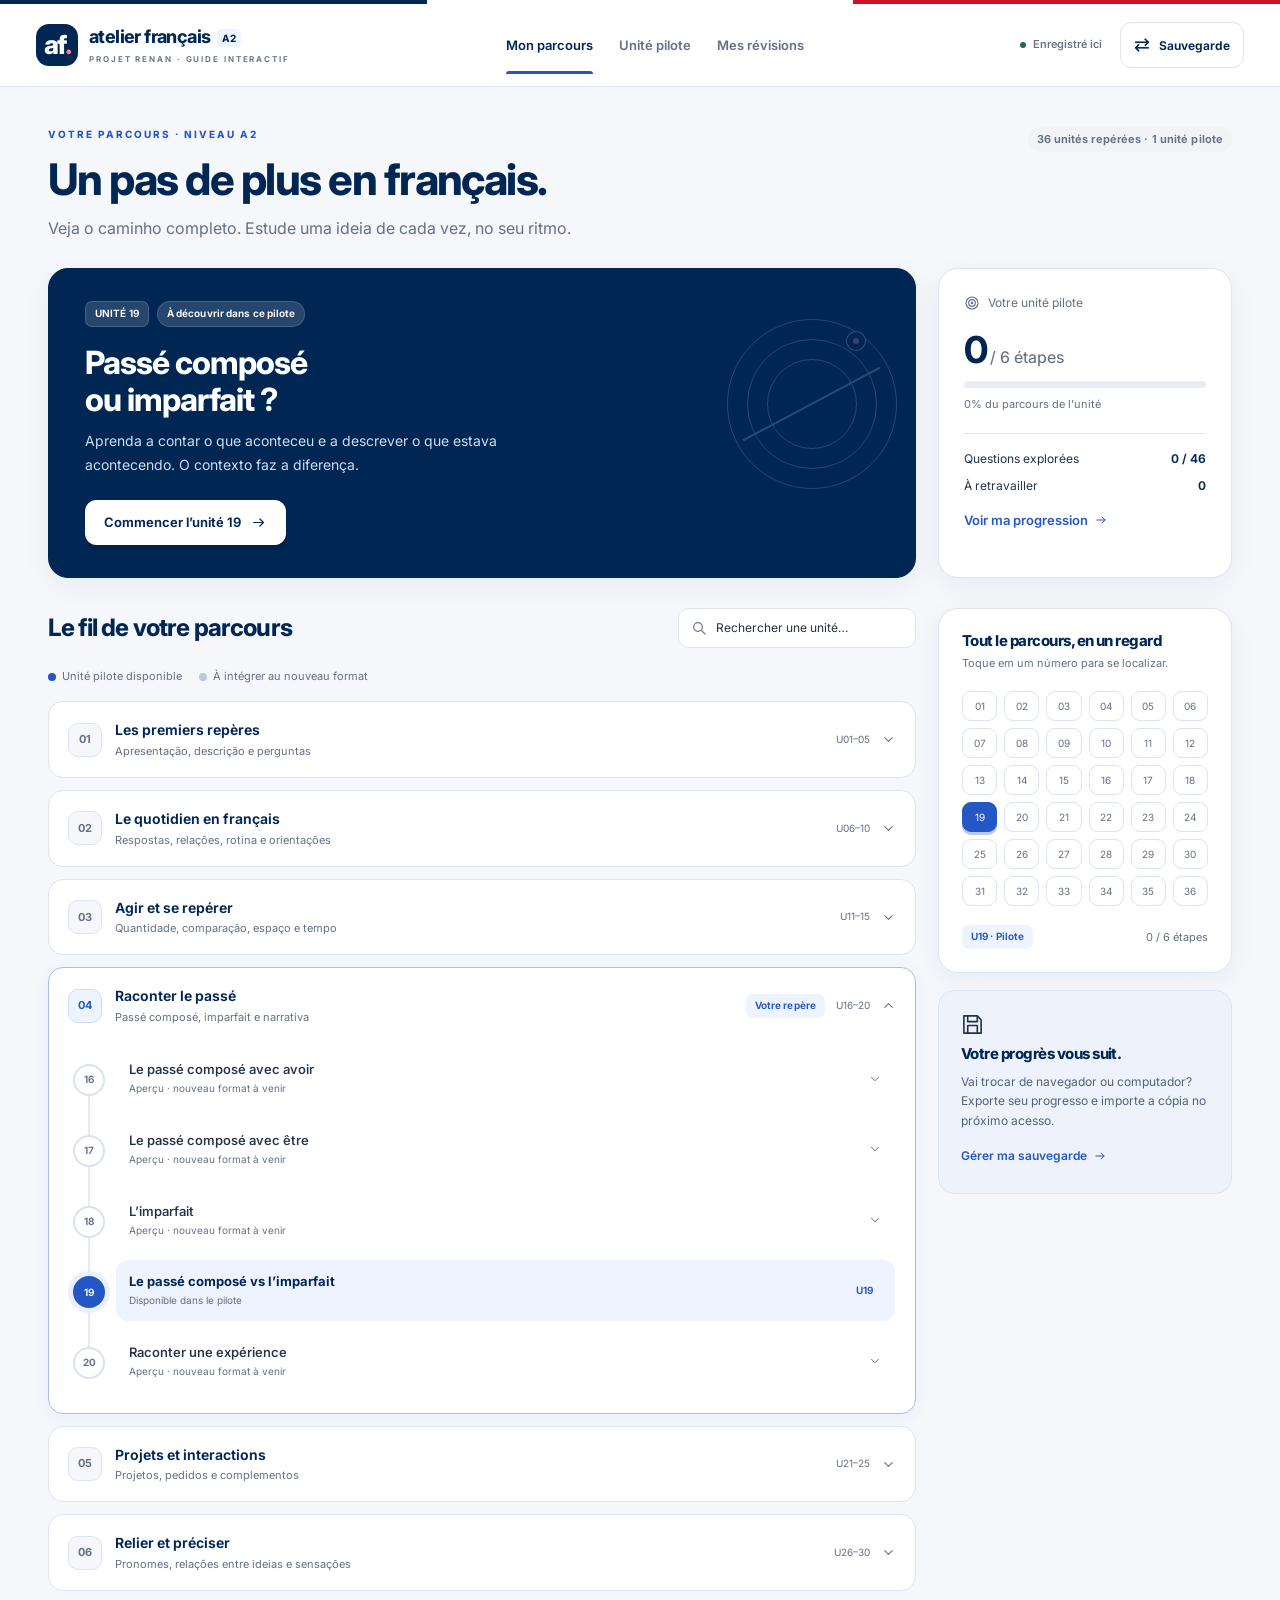
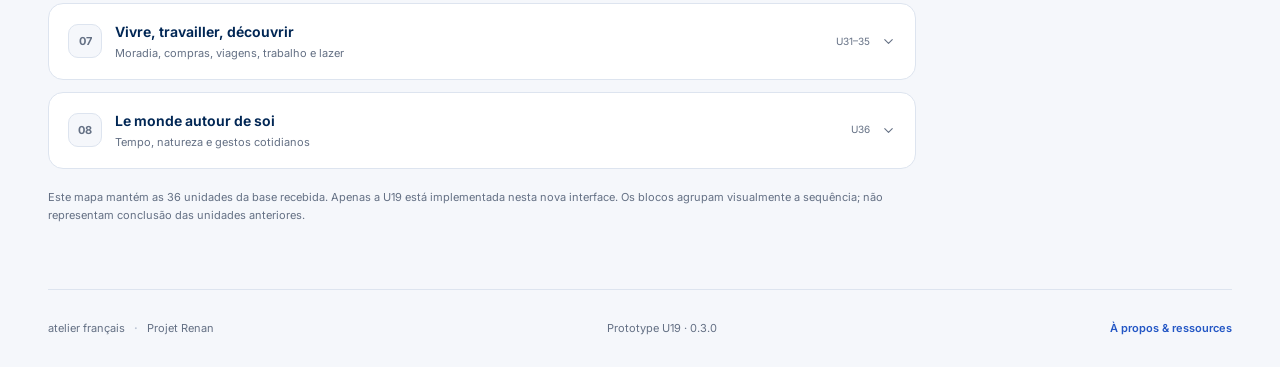
<file: index.html>
<!DOCTYPE html>
<html lang="fr">
<head>
<meta charset="utf-8">
<meta name="viewport" content="width=device-width, initial-scale=1">
<meta name="color-scheme" content="light">
<meta name="referrer" content="strict-origin-when-cross-origin">
<meta name="description" content="Atelier français A2 — unité pilote : passé composé et imparfait. Guide interactif pour lusophones, progression locale et sauvegarde portable.">
<title>Atelier français · Votre parcours A2</title>
<link rel="preconnect" href="https://fonts.googleapis.com">
<link rel="preconnect" href="https://fonts.gstatic.com" crossorigin>
<link href="https://fonts.googleapis.com/css2?family=Inter:wght@400;450;500;550;600;650;700;750;800&display=swap" rel="stylesheet">
<style>/*! tailwindcss v4.1.10 | MIT License | https://tailwindcss.com */
@layer properties;
:root, :host {
  --font-sans: ui-sans-serif, system-ui, sans-serif, 'Apple Color Emoji', 'Segoe UI Emoji', 'Segoe UI Symbol',
    'Noto Color Emoji';
  --font-mono: ui-monospace, SFMono-Regular, Menlo, Monaco, Consolas, 'Liberation Mono', 'Courier New',
    monospace;
  --spacing: 0.25rem;
  --text-sm: 0.875rem;
  --text-sm--line-height: calc(1.25 / 0.875);
  --font-weight-semibold: 600;
  --default-font-family: var(--font-sans);
  --default-mono-font-family: var(--font-mono);
}
*, ::after, ::before, ::backdrop, ::file-selector-button {
  box-sizing: border-box;
  margin: 0;
  padding: 0;
  border: 0 solid;
}
html, :host {
  line-height: 1.5;
  -webkit-text-size-adjust: 100%;
  tab-size: 4;
  font-family: var(--default-font-family, ui-sans-serif, system-ui, sans-serif, 'Apple Color Emoji', 'Segoe UI Emoji', 'Segoe UI Symbol', 'Noto Color Emoji');
  font-feature-settings: var(--default-font-feature-settings, normal);
  font-variation-settings: var(--default-font-variation-settings, normal);
  -webkit-tap-highlight-color: transparent;
}
hr {
  height: 0;
  color: inherit;
  border-top-width: 1px;
}
abbr:where([title]) {
  -webkit-text-decoration: underline dotted;
  text-decoration: underline dotted;
}
h1, h2, h3, h4, h5, h6 {
  font-size: inherit;
  font-weight: inherit;
}
a {
  color: inherit;
  -webkit-text-decoration: inherit;
  text-decoration: inherit;
}
b, strong {
  font-weight: bolder;
}
code, kbd, samp, pre {
  font-family: var(--default-mono-font-family, ui-monospace, SFMono-Regular, Menlo, Monaco, Consolas, 'Liberation Mono', 'Courier New', monospace);
  font-feature-settings: var(--default-mono-font-feature-settings, normal);
  font-variation-settings: var(--default-mono-font-variation-settings, normal);
  font-size: 1em;
}
small {
  font-size: 80%;
}
sub, sup {
  font-size: 75%;
  line-height: 0;
  position: relative;
  vertical-align: baseline;
}
sub {
  bottom: -0.25em;
}
sup {
  top: -0.5em;
}
table {
  text-indent: 0;
  border-color: inherit;
  border-collapse: collapse;
}
:-moz-focusring {
  outline: auto;
}
progress {
  vertical-align: baseline;
}
summary {
  display: list-item;
}
ol, ul, menu {
  list-style: none;
}
img, svg, video, canvas, audio, iframe, embed, object {
  display: block;
  vertical-align: middle;
}
img, video {
  max-width: 100%;
  height: auto;
}
button, input, select, optgroup, textarea, ::file-selector-button {
  font: inherit;
  font-feature-settings: inherit;
  font-variation-settings: inherit;
  letter-spacing: inherit;
  color: inherit;
  border-radius: 0;
  background-color: transparent;
  opacity: 1;
}
:where(select:is([multiple], [size])) optgroup {
  font-weight: bolder;
}
:where(select:is([multiple], [size])) optgroup option {
  padding-inline-start: 20px;
}
::file-selector-button {
  margin-inline-end: 4px;
}
::placeholder {
  opacity: 1;
}
@supports (not (-webkit-appearance: -apple-pay-button))  or (contain-intrinsic-size: 1px) {
  ::placeholder {
    color: currentcolor;
    @supports (color: color-mix(in lab, red, red)) {
      color: color-mix(in oklab, currentcolor 50%, transparent);
    }
  }
}
textarea {
  resize: vertical;
}
::-webkit-search-decoration {
  -webkit-appearance: none;
}
::-webkit-date-and-time-value {
  min-height: 1lh;
  text-align: inherit;
}
::-webkit-datetime-edit {
  display: inline-flex;
}
::-webkit-datetime-edit-fields-wrapper {
  padding: 0;
}
::-webkit-datetime-edit, ::-webkit-datetime-edit-year-field, ::-webkit-datetime-edit-month-field, ::-webkit-datetime-edit-day-field, ::-webkit-datetime-edit-hour-field, ::-webkit-datetime-edit-minute-field, ::-webkit-datetime-edit-second-field, ::-webkit-datetime-edit-millisecond-field, ::-webkit-datetime-edit-meridiem-field {
  padding-block: 0;
}
:-moz-ui-invalid {
  box-shadow: none;
}
button, input:where([type='button'], [type='reset'], [type='submit']), ::file-selector-button {
  appearance: button;
}
::-webkit-inner-spin-button, ::-webkit-outer-spin-button {
  height: auto;
}
[hidden]:where(:not([hidden='until-found'])) {
  display: none !important;
}
.flex {
  display: flex;
}
.grid {
  display: grid;
}
.w-full {
  width: 100%;
}
.min-w-0 {
  min-width: calc(var(--spacing) * 0);
}
.flex-wrap {
  flex-wrap: wrap;
}
.items-center {
  align-items: center;
}
.items-start {
  align-items: flex-start;
}
.justify-between {
  justify-content: space-between;
}
.justify-center {
  justify-content: center;
}
.gap-2 {
  gap: calc(var(--spacing) * 2);
}
.gap-3 {
  gap: calc(var(--spacing) * 3);
}
.gap-4 {
  gap: calc(var(--spacing) * 4);
}
.text-left {
  text-align: left;
}
.text-sm {
  font-size: var(--text-sm);
  line-height: var(--tw-leading, var(--text-sm--line-height));
}
.font-semibold {
  --tw-font-weight: var(--font-weight-semibold);
  font-weight: var(--font-weight-semibold);
}
.md\:grid-cols-2 {
  @media (width >= 48rem) {
    grid-template-columns: repeat(2, minmax(0, 1fr));
  }
}
.lg\:grid-cols-3 {
  @media (width >= 64rem) {
    grid-template-columns: repeat(3, minmax(0, 1fr));
  }
}
@property --tw-font-weight {
  syntax: "*";
  inherits: false;
}
@layer properties {
  @supports ((-webkit-hyphens: none) and (not (margin-trim: inline))) or ((-moz-orient: inline) and (not (color:rgb(from red r g b)))) {
    *, ::before, ::after, ::backdrop {
      --tw-font-weight: initial;
    }
  }
}

:root{--navy:#002654;--blue:#2457c5;--blue-deep:#17459f;--red:#ce1126;--ink:#243247;--muted:#647084;--line:#dde4ef;--bg:#f5f7fb;--paper:#fff;--soft-blue:#edf3ff;--soft-red:#fff1f2;--green:#22674c;--soft-green:#eef8f1;--amber:#825314;--soft-amber:#fff8e9;--radius:20px;--shadow:0 8px 28px rgba(0,38,84,.055)}
*{box-sizing:border-box}html{scroll-behavior:smooth;scroll-padding-top:95px}body{margin:0;font-family:Inter,ui-sans-serif,system-ui,-apple-system,"Segoe UI",Arial,sans-serif;color:var(--ink);background:var(--bg);font-size:15px;line-height:1.55;-webkit-font-smoothing:antialiased}button,input,select{font:inherit}button,a,input,summary,select{-webkit-tap-highlight-color:transparent}button{cursor:pointer}a{color:var(--blue);text-decoration:none}a:hover{text-decoration:none}button:disabled{cursor:not-allowed;opacity:.5}button:focus-visible,a:focus-visible,input:focus-visible,select:focus-visible,summary:focus-visible,[tabindex="-1"]:focus-visible{outline:3px solid #4774de;outline-offset:4px}h1,h2,h3,h4,p{margin:0}h1,h2,h3,h4{color:var(--navy);font-weight:750;line-height:1.18;letter-spacing:-.035em}h1{font-size:clamp(30px,3.4vw,46px)}h2{font-size:27px}h3{font-size:20px}h4{font-size:17px}p+p{margin-top:14px}small{font-size:12px}code{font:600 .97em Inter,ui-sans-serif,system-ui,sans-serif;background:#eef2fa;color:var(--navy);padding:2px 5px;border-radius:5px;white-space:normal}svg{flex-shrink:0}img{max-width:100%}.sr-only{position:absolute!important;width:1px;height:1px;padding:0;margin:-1px;overflow:hidden;clip:rect(0,0,0,0);white-space:nowrap;border:0}[hidden]{display:none!important}.tricolor{display:grid;grid-template-columns:1fr 1fr 1fr;height:4px}.tricolor span:nth-child(1){background:var(--navy)}.tricolor span:nth-child(2){background:#fff}.tricolor span:nth-child(3){background:var(--red)}.masthead{background:rgba(255,255,255,.98);border-bottom:1px solid var(--line);position:sticky;top:0;z-index:30}.header-inner{max-width:1360px;padding:18px 36px;min-height:82px;margin:auto;display:flex;align-items:center;gap:36px;justify-content:space-between}.brand{display:flex;align-items:center;gap:11px;color:var(--navy);flex-shrink:0}.brand-mark{height:42px;width:42px;border-radius:13px;background:var(--navy);color:#fff;display:flex;align-items:center;justify-content:center;font-weight:800;font-size:26px;letter-spacing:-2px}.brand-mark span{color:#ff7b83}.brand strong{font-size:18px;font-weight:750;letter-spacing:-.6px;display:block;line-height:1.3}.brand small{display:block;letter-spacing:1.9px;font-size:8px;font-weight:650;margin-top:4px;color:var(--muted)}.brand-level{font-size:10px;background:var(--soft-blue);padding:3px 5px;border-radius:5px;letter-spacing:0;margin-left:7px;vertical-align:middle}.main-nav{display:flex;gap:26px;align-items:center;align-self:stretch}.main-nav a{display:flex;gap:7px;align-items:center;font-size:13px;color:var(--muted);font-weight:600;position:relative;white-space:nowrap}.main-nav a.active{color:var(--navy)}.main-nav a.active:after{content:"";position:absolute;bottom:-19px;left:0;right:0;height:3px;background:var(--blue);border-radius:5px 5px 0 0}.nav-count{padding:1px 6px;background:var(--soft-red);color:var(--red);border-radius:10px;font-size:10px}.header-actions{display:flex;gap:18px;align-items:center}.save-state{display:flex;gap:7px;align-items:center;font-size:11px;font-weight:550;color:var(--muted);white-space:nowrap}.save-state>span{width:6px;height:6px;border-radius:50%;background:var(--green)}.save-state.memory>span{background:#b27721}.button{border:1px solid transparent;border-radius:11px;padding:13px 18px;display:inline-flex;align-items:center;justify-content:center;gap:9px;font-size:13px;font-weight:650;line-height:1.25;min-height:44px;text-align:center;transition:background .15s,box-shadow .15s,transform .15s}.button:hover:not(:disabled){transform:translateY(-1px)}.button-primary{background:var(--blue);color:white;box-shadow:0 3px 0 #1946a5}.button-primary:hover:not(:disabled){background:var(--blue-deep)}.button-navy{background:var(--navy);color:white}.button-outline{color:var(--navy);background:white;border-color:var(--line)}.button-outline:hover:not(:disabled){background:#f6f9ff;border-color:#aec0e5}.button-compact{min-height:39px;padding:10px 13px;font-size:12px}.button-white{background:white;color:var(--navy);border-color:white;box-shadow:0 4px 0 rgba(0,0,0,.13)}.button-soft{background:var(--soft-blue);color:var(--blue);border-color:transparent}.button-danger{background:var(--soft-red);color:#a61a2c;border-color:#ebc4ca}.text-button{padding:5px 0;border:0;background:none;color:var(--blue);font-size:13px;font-weight:600;display:inline-flex;gap:6px;align-items:center}.text-button:hover{text-decoration:underline}.icon-button{min-width:40px;height:40px;display:inline-grid;place-items:center;border:1px solid var(--line);border-radius:10px;background:white;color:var(--navy);flex-shrink:0}.backup-icon{font-size:19px;font-weight:500}.skip-link{position:fixed;top:-80px;left:15px;z-index:100;background:white;border:2px solid var(--blue);padding:15px;border-radius:8px}.skip-link:focus{top:10px}.page{max-width:1256px;margin:0 auto;padding:40px 36px 64px}.eyebrow{font-size:10px;font-weight:750;letter-spacing:2px;text-transform:uppercase;color:var(--blue);display:block;margin-bottom:11px}.muted{color:var(--muted)}.small{font-size:13px;line-height:1.6}.micro{font-size:11px}.lead{font-size:16px;color:var(--muted);line-height:1.7;max-width:660px}.page-heading{display:flex;align-items:flex-start;justify-content:space-between;gap:24px;margin-bottom:26px}.page-heading h1{margin-bottom:10px}.tag{display:inline-flex;gap:5px;align-items:center;border-radius:7px;padding:5px 9px;background:var(--soft-blue);color:var(--blue);font-size:10px;font-weight:650;line-height:1.35;letter-spacing:.1px}.tag-neutral{background:#f1f3f7;color:#647084}.tag-green{background:var(--soft-green);color:var(--green)}.tag-red{background:var(--soft-red);color:#ad2335}.tag-white{background:rgba(255,255,255,.15);color:white;border:1px solid rgba(255,255,255,.15)}.pill{border-radius:30px}.card{background:white;border:1px solid var(--line);border-radius:var(--radius);box-shadow:var(--shadow)}.card-pad{padding:26px}.home-top{display:grid;grid-template-columns:minmax(0,1fr) 294px;gap:22px}.welcome-card{padding:32px 36px;background:var(--navy);border-color:var(--navy);color:#fff;position:relative;overflow:hidden;min-height:286px;display:flex;gap:30px;align-items:center}.welcome-copy{position:relative;z-index:2;max-width:490px}.welcome-card h2{color:white;font-size:32px;max-width:510px;letter-spacing:-1px;margin:17px 0 10px}.welcome-card p{color:#d1dcef;font-size:14px;line-height:1.7;max-width:420px}.welcome-card .button{margin-top:23px}.welcome-card .eyebrow{color:#d1dcef}.hero-motif{position:absolute;right:25px;top:40px;width:170px;height:200px;opacity:.25;pointer-events:none}.hero-motif .ring{position:absolute;border:1px solid #90ade4;border-radius:50%;width:170px;height:170px;top:10px;left:0}.hero-motif .ring:nth-child(2){width:130px;height:130px;top:30px;left:20px}.hero-motif .ring:nth-child(3){width:90px;height:90px;top:50px;left:40px}.hero-motif .dot{position:absolute;width:18px;height:18px;background:#fa8994;border:6px solid var(--navy);box-shadow:0 0 0 1px #b4c6e9;border-radius:50%;top:23px;left:120px}.hero-motif .line{height:2px;background:#9fb6e1;width:155px;position:absolute;top:94px;left:7px;transform:rotate(-28deg)}.home-summary{padding:25px}.summary-title{font-size:12px;color:var(--muted);margin-bottom:18px;display:flex;align-items:center;gap:8px}.summary-large{font-size:37px;line-height:1;letter-spacing:-2px;color:var(--navy);font-weight:750}.summary-large span{font-size:16px;font-weight:450;color:var(--muted);letter-spacing:0}.summary-divider{border-top:1px solid var(--line);margin:20px 0 16px}.stat-pair{display:flex;justify-content:space-between;gap:12px;font-size:12px;margin-bottom:9px}.stat-pair b{font-weight:650;color:var(--navy)}.bar{width:100%;height:7px;border-radius:20px;background:#e7ecf5;overflow:hidden;margin:13px 0 8px}.bar span{display:block;background:var(--blue);height:100%;border-radius:inherit;transition:width .3s}.bar.green span{background:var(--green)}.home-map-layout{display:grid;grid-template-columns:minmax(0,1fr) 294px;gap:22px;margin-top:30px;align-items:start}.section-heading{display:flex;gap:18px;justify-content:space-between;align-items:center;margin-bottom:20px}.section-heading h2{font-size:24px}.search-box{display:flex;gap:9px;align-items:center;border:1px solid var(--line);background:white;border-radius:10px;padding:10px 12px;max-width:238px;color:var(--muted)}.search-box input{border:0;background:transparent;outline:0!important;min-width:0;width:100%;font-size:12px;color:var(--ink)}.search-box:focus-within{outline:2px solid var(--blue);outline-offset:2px}.legend{display:flex;gap:17px;flex-wrap:wrap;font-size:11px;color:var(--muted);margin-bottom:16px}.legend span{display:flex;gap:6px;align-items:center}.legend i{width:8px;height:8px;border-radius:50%;background:#bdc8d8}.legend i.blue{background:var(--blue)}.legend i.green{background:var(--green)}.path-block{background:white;border:1px solid var(--line);border-radius:15px;margin-bottom:12px;overflow:hidden}.path-block>summary{list-style:none;display:flex;align-items:center;gap:13px;padding:17px 19px;cursor:pointer}.path-block>summary::-webkit-details-marker{display:none}.block-index{font-size:11px;color:var(--muted);font-weight:700;display:grid;place-items:center;width:34px;height:34px;border-radius:10px;border:1px solid var(--line);background:var(--bg);flex-shrink:0}.path-block>summary strong{display:block;font-size:14px;color:var(--navy);font-weight:650}.path-block>summary small{font-size:11px;color:var(--muted);display:block;margin-top:2px}.block-meta{margin-left:auto;display:flex;gap:11px;align-items:center;color:var(--muted);font-size:10px;white-space:nowrap}.chevron{transition:transform .2s}.path-block[open]>summary .chevron{transform:rotate(180deg)}.path-block.current{border-color:#a8bfe9;box-shadow:0 3px 18px rgba(36,87,197,.05)}.path-block.current .block-index{background:var(--soft-blue);border-color:#d1dcf4;color:var(--blue)}.timeline{list-style:none;margin:0;padding:0 20px 16px 24px}.timeline li{position:relative;padding-left:43px;min-height:67px;display:flex;align-items:center}.timeline li:before{content:"";position:absolute;left:15px;top:0;bottom:0;width:2px;background:#e4eaf4}.timeline li:first-child:before{top:30px}.timeline li:last-child:before{bottom:35px}.node-number{position:absolute;left:0;top:21px;z-index:1;width:32px;height:32px;border-radius:50%;border:2px solid #d9e1ed;background:#fff;color:var(--muted);display:grid;place-items:center;font-size:10px;font-weight:650}.timeline .active-node .node-number{background:var(--blue);border-color:var(--blue);color:white;box-shadow:0 0 0 5px #eaf0ff}.timeline .done-node .node-number{background:var(--green);border-color:var(--green);color:white}.unit-row{border:0;background:transparent;text-align:left;width:100%;display:flex;gap:12px;align-items:center;justify-content:space-between;padding:12px 13px;border-radius:12px;margin:5px 0;min-height:56px;color:var(--ink)}.unit-row:hover{background:#f6f8fc}.active-node .unit-row{background:var(--soft-blue)}.unit-row .unit-title{font-size:13px;line-height:1.4;font-weight:550;display:block}.unit-row small{font-size:10px;color:var(--muted);margin-top:3px;display:block}.active-node .unit-title{color:var(--navy);font-weight:700}.unit-row-arrow{color:var(--muted)}.map-aside{position:sticky;top:113px;display:grid;gap:17px}.mini-map{padding:23px}.mini-map h3{font-size:15px;margin-bottom:6px}.number-grid{display:grid;grid-template-columns:repeat(6,1fr);gap:7px;margin:19px 0}.map-number{border:1px solid #dce4ef;background:white;color:var(--muted);border-radius:9px;min-height:30px;font-size:10px;display:grid;place-items:center}.map-number:hover{border-color:var(--blue);color:var(--blue)}.map-number.active{background:var(--blue);border-color:var(--blue);color:white;box-shadow:0 3px 0 #b7c9ef}.map-number.done{background:var(--green);border-color:var(--green);color:white}.tip-card{padding:22px;background:#edf2fb;border:1px solid #dce5f3;border-radius:16px}.tip-card h3{font-size:15px;margin:9px 0}.tip-card p{font-size:12px;line-height:1.65;color:#52627c}.tip-card .text-button{font-size:12px;margin-top:11px}.prototype-note{margin:19px 0 0;font-size:11px;line-height:1.7;color:var(--muted)}.no-results{padding:25px;color:var(--muted);border:1px dashed var(--line);border-radius:12px}.breadcrumb{display:flex;gap:8px;align-items:center;font-size:11px;color:var(--muted);margin-bottom:22px}.breadcrumb a{color:var(--muted)}.lesson-heading{display:grid;grid-template-columns:minmax(0,1fr) auto;gap:20px;margin-bottom:25px;align-items:center}.lesson-heading h1{font-size:clamp(29px,3.1vw,40px);max-width:760px;line-height:1.18;margin:13px 0 11px}.lesson-heading .lead{font-size:14px;max-width:650px}.lesson-heading .unit-label{display:flex;gap:8px;align-items:center}.lesson-tools{display:flex;gap:8px;align-items:center}.lesson-layout{display:grid;grid-template-columns:226px minmax(0,1fr);gap:28px;align-items:start}.lesson-sidebar{position:sticky;top:110px}.lesson-sidebar .sidebar-label{color:var(--muted);font-size:10px;font-weight:700;letter-spacing:1.7px;margin:0 0 13px 11px}.step-nav{display:grid;gap:7px}.step-link{display:flex;gap:11px;align-items:center;padding:12px 11px;border-radius:12px;color:var(--muted);font-size:12px;border:1px solid transparent;min-height:60px}.step-link:hover{background:#eef2fa}.step-link.active{background:#fff;border-color:#dbe3f0;box-shadow:var(--shadow);color:var(--navy)}.step-icon{display:grid;place-items:center;width:30px;height:32px;flex-shrink:0;color:#73819b}.step-link.active .step-icon{color:var(--blue)}.step-name{font-weight:650;display:block}.step-desc{font-size:10px;font-weight:400;display:block;margin-top:3px}.step-tick{margin-left:auto;color:var(--green);font-size:13px}.sidebar-progress{margin:22px 10px 0;border-top:1px solid var(--line);padding-top:18px}.sidebar-progress .small{font-size:11px}.sidebar-progress b{font-size:11px}.sidebar-back{margin:24px 11px 0;font-size:11px}.lesson-content{min-width:0}.section-intro{margin-bottom:22px}.section-intro h2{margin:7px 0 9px;font-size:28px}.section-intro p{font-size:14px;line-height:1.7;color:var(--muted);max-width:710px}.section-intro .eyebrow{margin:0}.contrast{display:grid;grid-template-columns:1fr 1fr;gap:14px;margin-bottom:26px}.contrast-panel{padding:23px;border:1px solid #d9e5fd;border-radius:16px;background:var(--soft-blue)}.contrast-panel.pc{background:var(--soft-red);border-color:#f1d5db}.contrast-panel .eyebrow{margin-bottom:9px;font-size:9px;letter-spacing:1.4px}.contrast-panel.pc .eyebrow{color:#b82e40}.contrast-panel h3{font-size:21px;margin-bottom:10px}.contrast-panel p{font-size:13px;line-height:1.7}.contrast-example{border-top:1px solid #d7e2f7;margin-top:15px;padding-top:14px;font-weight:650;font-size:15px;color:var(--navy)}.pc .contrast-example{border-color:#efd3da}.contrast-example small{display:block;font-size:11px;font-weight:450;color:var(--muted);margin-top:4px}.topic-pager{display:flex;align-items:center;justify-content:space-between;gap:12px;margin-bottom:12px}.topic-pager .topic-count{font-size:11px;font-weight:650;color:var(--muted);white-space:nowrap}.topic-select{border:1px solid var(--line);border-radius:9px;min-height:40px;background:#fff;color:var(--navy);font-size:12px;padding:8px 31px 8px 12px;max-width:450px;min-width:0;width:100%}.topic-dots{display:flex;gap:7px;flex-wrap:wrap;align-items:center;margin-bottom:19px}.topic-dot{width:27px;min-height:27px;border:1px solid #d7e0ef;border-radius:7px;font-size:10px;color:var(--muted);background:#fff}.topic-dot.current{border-color:var(--blue);background:var(--blue);color:#fff}.topic-dot.read{border-color:#9cc8af;background:#eef8f1;color:var(--green)}.topic-dot.current.read{background:var(--blue);color:#fff;border-color:var(--blue)}.theory-card{padding:28px 30px;margin-bottom:19px}.card-header{display:flex;align-items:flex-start;justify-content:space-between;gap:14px;margin-bottom:21px}.card-header h2{font-size:23px;line-height:1.25}.card-header .eyebrow{font-size:9px;margin-bottom:7px}.bookmarked{color:#9a621c;background:#fff6df;border-color:#e5ca92}.concept-rule{display:flex;gap:12px;align-items:flex-start;font-size:16px;line-height:1.8;margin:15px 0}.rule-number{flex-shrink:0;width:22px;height:22px;margin-top:5px;background:#edf2fa;color:var(--blue);display:grid;place-items:center;border-radius:6px;font-size:10px;font-weight:700}.callout{padding:16px 19px;background:var(--soft-amber);border:1px solid #efdfbf;border-radius:12px;font-size:13px;line-height:1.7;margin-top:20px}.callout-title{font-size:11px;font-weight:750;letter-spacing:.15px;color:var(--amber);display:flex;align-items:center;gap:7px;margin-bottom:5px}.callout.info{background:#edf3ff;border-color:#d7e2fa}.callout.info .callout-title{color:var(--blue)}.example-stack{display:grid;gap:12px;margin:20px 0}.example-card{border-left:3px solid var(--blue);border-radius:0 12px 12px 0;background:#f6f8fc;padding:16px 19px}.example-fr{font-size:17px;color:var(--navy);line-height:1.65;font-weight:550}.example-pt{font-size:12px;color:var(--muted);margin-top:6px}.example-note{font-size:12px;line-height:1.7;margin-top:10px;color:#485772}.expand{margin-top:17px;border:1px solid var(--line);border-radius:12px;background:white;overflow:hidden}.expand>summary{padding:15px 17px;cursor:pointer;color:var(--navy);font-size:12px;font-weight:650;display:flex;align-items:center;justify-content:space-between;list-style:none;gap:12px}.expand>summary:after{content:"+";font-size:18px;font-weight:450;color:var(--blue)}.expand[open]>summary:after{content:"−"}.expand>summary::-webkit-details-marker{display:none}.expand-body{padding:0 18px 18px;font-size:15px;line-height:1.85}.expand-body .example-fr{font-size:16px}.expand-body p{overflow-wrap:anywhere}.theory-foot{display:flex;gap:14px;align-items:center;justify-content:space-between;margin-top:23px;padding-top:21px;border-top:1px solid var(--line)}.mark-read{display:flex;gap:9px;align-items:center;font-size:12px;color:var(--navy);cursor:pointer}.mark-read input{width:17px;height:17px;accent-color:var(--blue);flex-shrink:0}.section-next{display:flex;justify-content:space-between;gap:13px;align-items:center;padding-top:22px;margin-top:22px;border-top:1px solid var(--line)}.section-next .button{max-width:100%}.quiz-shell{margin-top:20px;scroll-margin-top:110px}.quiz-card{padding:26px 28px}.quiz-card.inline{border-style:solid;border-color:#dbe4f3;box-shadow:none;background:white}.quiz-overline{display:flex;align-items:center;justify-content:space-between;gap:14px;font-size:10px;font-weight:650;letter-spacing:.3px;margin-bottom:19px;color:var(--muted)}.quiz-overline .tag{font-size:9px}.quiz-prompt{border:0;padding:0;margin:0;min-width:0}.quiz-prompt legend{display:block;width:100%;font-size:17px;line-height:1.65;color:var(--navy);font-weight:600;padding:0;margin:0 0 18px}.quiz-sentence{padding:18px 20px;border-radius:12px;background:#f5f7fb;font-size:19px;line-height:1.7;color:var(--navy);margin-bottom:18px;font-weight:500}.blank{display:inline-block;min-width:52px;border-bottom:2px solid #96acd5;margin:0 4px;color:var(--blue);text-align:center}.option-list{display:grid;gap:10px}.option{display:flex;align-items:center;gap:12px;min-height:56px;padding:13px 15px;border:1px solid #d8e1ee;border-radius:11px;background:white;cursor:pointer;transition:background .1s,border-color .1s;line-height:1.6}.option:hover{background:#f6f9ff;border-color:#a5bce8}.option:has(input:checked){background:#edf3ff;border-color:#6586cd;box-shadow:0 0 0 1px #6586cd}.option input{width:17px;height:17px;accent-color:var(--blue);flex-shrink:0;margin:0}.option-letter{display:grid;place-items:center;height:24px;width:24px;border-radius:6px;border:1px solid #e1e6f0;background:#f6f8fb;font-size:10px;font-weight:650;color:#677994;flex-shrink:0}.option-text{font-size:14px;line-height:1.6;flex:1;min-width:0;overflow-wrap:anywhere}.option.correct{background:var(--soft-green);border-color:#8abc9f;box-shadow:none}.option.incorrect{background:var(--soft-red);border-color:#dca1ad;box-shadow:none}.option-status{font-size:11px;font-weight:600;white-space:nowrap}.option.correct .option-status{color:var(--green)}.option.incorrect .option-status{color:#a02234}.option:has(input:disabled){cursor:default}.quiz-actions{display:flex;gap:15px;align-items:center;justify-content:space-between;margin-top:20px;flex-wrap:wrap}.quiz-actions .micro{color:var(--muted);max-width:270px}.feedback{padding:19px 21px;border-radius:13px;border:1px solid #b9d7c5;background:var(--soft-green);margin-top:21px;font-size:14px;line-height:1.75;scroll-margin-top:115px}.feedback.error{background:#fff5f5;border-color:#eac5cc}.feedback h4{display:flex;gap:8px;align-items:center;font-size:15px;color:var(--green);letter-spacing:0;margin-bottom:9px}.feedback.error h4{color:#a32336}.feedback .correct-answer{margin-top:12px;font-size:13px;color:var(--navy)}.feedback .text-button{margin-top:12px;font-size:12px}.session-end{text-align:center;padding:33px 24px}.result-ring{display:grid;place-items:center;width:91px;height:91px;border-radius:50%;background:#edf3ff;border:5px solid #d8e4ff;color:var(--navy);font-size:26px;font-weight:750;margin:0 auto 19px}.session-end h3{margin:10px 0}.session-end p{font-size:13px;color:var(--muted);line-height:1.7;max-width:530px;margin:0 auto}.session-end .result-actions{display:flex;gap:10px;justify-content:center;flex-wrap:wrap;margin-top:23px}.context-tabs,.segment-control{display:flex;gap:6px;flex-wrap:wrap;border-bottom:1px solid var(--line);padding-bottom:12px;margin-bottom:21px}.context-tabs button,.segment-control button{border:1px solid transparent;padding:9px 14px;background:transparent;color:var(--muted);border-radius:9px;font-size:12px;font-weight:600;min-height:39px}.context-tabs button.active,.segment-control button.active{background:var(--navy);color:white}.context-card{padding:28px}.context-card h3{margin-bottom:7px;font-size:23px}.context-card .context-meta{font-size:12px;color:var(--muted);margin-bottom:22px}.dialogue-turn{display:flex;gap:12px;margin:17px 0;align-items:flex-start}.avatar{height:32px;width:32px;border-radius:50%;display:grid;place-items:center;background:#e8effd;color:var(--blue);font-size:11px;font-weight:700;flex-shrink:0}.dialogue-turn:nth-child(even) .avatar{background:#ffecef;color:#b3394c}.turn-body{background:#f5f7fb;border-radius:0 12px 12px 12px;padding:12px 15px;min-width:0;max-width:680px;flex:1}.turn-body strong{font-size:10px;color:var(--muted);display:block;margin-bottom:5px}.turn-body .fr-line{font-size:15px;line-height:1.7;color:var(--navy)}.turn-body .pt-line{font-size:12px;color:var(--muted);line-height:1.7;margin-top:6px}.reader{font-size:17px;line-height:1.9;color:var(--navy)}.reader p+p{margin-top:21px}.reader-toolbar{display:flex;gap:12px;flex-wrap:wrap;margin:15px 0 22px}.vocab-grid{display:grid;grid-template-columns:1fr 1fr;gap:12px}.vocab-item{border:1px solid var(--line);background:white;border-radius:12px;padding:18px}.vocab-item h4{font-size:16px;margin-bottom:6px}.vocab-item p{font-size:12px;line-height:1.7}.video-grid{display:grid;grid-template-columns:minmax(0,1fr);gap:15px}.video-card{overflow:hidden}.video-cover{aspect-ratio:16/8;background:var(--navy);display:flex;align-items:center;justify-content:center;gap:22px;position:relative;padding:28px;color:white}.video-cover:before{content:"";position:absolute;width:170px;height:170px;border:1px solid #244575;border-radius:50%;right:24px}.play-button{width:62px;height:62px;border-radius:50%;border:1px solid rgba(255,255,255,.5);background:rgba(255,255,255,.1);color:white;display:grid;place-items:center;position:relative;flex-shrink:0}.video-cover span{position:relative;font-size:18px;font-weight:600;line-height:1.5;max-width:280px}.video-cover small{display:block;font-size:10px;font-weight:400;color:#c7d5eb;margin-top:6px}.video-card iframe{width:100%;aspect-ratio:16/9;display:block;border:0}.video-description{padding:22px}.video-description h3{font-size:18px;margin:9px 0 7px}.video-description p{font-size:12px;line-height:1.7;color:var(--muted)}.video-description .video-links{display:flex;gap:16px;align-items:center;flex-wrap:wrap;margin-top:15px}.video-note{font-size:12px;line-height:1.7;padding:14px 17px;border:1px solid #dce4f1;border-radius:11px;margin-top:15px;background:#eef3fb}.sound-card{padding:27px;margin-top:22px}.sound-card h3{margin-bottom:12px;font-size:21px}.sound-card p{font-size:14px;line-height:1.8}.audio-player{background:#eff3fb;border:1px solid #dce4f1;padding:17px 19px;border-radius:13px;display:flex;gap:15px;align-items:center;flex-wrap:wrap;margin:18px 0}.audio-wave{display:flex;align-items:center;gap:4px;height:30px;flex:1;min-width:80px;opacity:.6}.audio-wave span{width:4px;background:#6286cb;border-radius:3px;height:12px}.audio-wave span:nth-child(3n){height:24px}.audio-wave span:nth-child(3n+1){height:17px}.audio-meta{font-size:10px;color:var(--muted)}.audio-status{font-size:11px;color:var(--muted);line-height:1.6;margin-top:9px}.samples{display:grid;grid-template-columns:1fr 1fr;gap:10px;margin:18px 0}.sample-button{display:flex;align-items:center;gap:9px;justify-content:space-between;background:#fff;border:1px solid var(--line);padding:13px;border-radius:10px;color:var(--navy);font-size:13px;min-height:45px}.sample-button:hover{background:var(--soft-blue)}.drill-grid{display:grid;grid-template-columns:repeat(3,1fr);gap:14px;margin:22px 0}.drill-card{padding:23px 19px;display:flex;flex-direction:column;align-items:flex-start}.drill-card h3{font-size:17px;line-height:1.4;margin:17px 0 9px}.drill-card p{font-size:12px;line-height:1.7;color:var(--muted);flex:1}.drill-card .button{font-size:11px;margin-top:20px;width:100%}.drill-card .drill-symbol{height:36px;width:36px;background:var(--soft-blue);border-radius:11px;color:var(--blue);display:grid;place-items:center}.drill-card:nth-child(2) .drill-symbol{background:var(--soft-red);color:var(--red)}.drill-card:nth-child(3) .drill-symbol{background:#f0f0fc;color:#64519f}.application-model{margin-bottom:18px}.error-item{padding:19px 22px;border-bottom:1px solid var(--line)}.error-item:last-child{border:0}.error-item h4{font-size:14px;letter-spacing:0;line-height:1.6}.error-item p{font-size:12px;color:var(--muted);line-height:1.75;margin-top:8px}.error-item .text-button{font-size:11px;margin-top:10px}.metric-grid{display:grid;grid-template-columns:repeat(3,1fr);gap:17px;margin:24px 0}.metric-card{padding:24px}.metric-card .metric-value{font-size:32px;letter-spacing:-1px;line-height:1.2;font-weight:750;color:var(--navy);margin:11px 0 7px}.metric-card .metric-value small{font-size:15px;font-weight:450;color:var(--muted);letter-spacing:0}.metric-card p{font-size:12px;line-height:1.65;color:var(--muted)}.progress-step{padding:20px 24px;border-bottom:1px solid var(--line);display:grid;grid-template-columns:1fr 100px 60px;gap:18px;align-items:center}.progress-step:last-child{border:0}.progress-step h4{font-size:14px;letter-spacing:0}.progress-step small{color:var(--muted);font-size:11px;margin-top:4px;display:block}.progress-step .bar{margin:0}.progress-step .step-value{text-align:right;font-size:12px;font-weight:600;color:var(--navy)}.progress-footer{padding:22px 24px;border-top:1px solid var(--line);font-size:11px;line-height:1.7;color:var(--muted)}.backup-strip{margin-top:22px;border:1px solid #d2dff4;background:var(--soft-blue);border-radius:16px;display:flex;align-items:center;justify-content:space-between;gap:22px;padding:25px}.backup-strip h3{font-size:18px;margin-bottom:7px}.backup-strip p{font-size:12px;color:var(--muted);line-height:1.7}.empty-state{padding:42px 28px;text-align:center}.empty-icon{background:var(--soft-blue);border-radius:18px;color:var(--blue);width:58px;height:58px;margin:0 auto 18px;display:grid;place-items:center}.empty-state h3{font-size:22px;margin-bottom:12px}.empty-state p{font-size:14px;color:var(--muted);max-width:550px;margin:0 auto;line-height:1.75}.empty-state .button{margin-top:22px}.bookmark-list{display:grid;gap:10px;margin-top:17px}.bookmark-item{display:flex;gap:15px;align-items:center;justify-content:space-between;background:white;border:1px solid var(--line);border-radius:12px;padding:17px 20px}.bookmark-item h4{font-size:14px;letter-spacing:0;line-height:1.5}.storage-warning{background:#fff4db;border-bottom:1px solid #e9d5ac;color:#724711;padding:11px 30px;font-size:12px;text-align:center}.footer{display:flex;justify-content:space-between;align-items:center;gap:15px;max-width:1184px;padding:25px 0;margin:0 auto;border-top:1px solid var(--line);font-size:11px;color:var(--muted)}.footer b{padding:0 6px;color:#bac4d4}.footer .text-button{font-size:11px}.toast{position:fixed;bottom:24px;left:50%;transform:translateX(-50%);background:var(--navy);color:white;border-radius:12px;padding:13px 21px;font-size:12px;box-shadow:0 6px 28px #00265430;z-index:80;max-width:calc(100% - 32px);text-align:center}.noscript{margin:30px;padding:25px;border:1px solid var(--red);background:white}dialog{padding:27px 30px 30px;border:1px solid var(--line);border-radius:22px;box-shadow:0 28px 100px #001b4845;color:var(--ink);background:white;max-width:620px;width:calc(100% - 32px);max-height:88vh;overflow:auto}dialog::backdrop{background:rgba(0,26,61,.45);backdrop-filter:blur(3px)}.dialog-top{display:flex;align-items:center;justify-content:space-between;margin-bottom:14px}.dialog-top .eyebrow{margin:0;font-size:9px}.dialog-top .icon-button{border:0;color:var(--muted)}dialog h2{font-size:27px;margin-bottom:13px}dialog p{font-size:14px;line-height:1.8}dialog h3{font-size:16px;margin:21px 0 9px}.backup-option{padding:19px 0;border-bottom:1px solid var(--line);display:flex;align-items:center;justify-content:space-between;gap:20px}.backup-option h3{margin:0 0 6px;font-size:15px}.backup-option p{font-size:12px;color:var(--muted);line-height:1.7}.backup-option .button{font-size:12px;flex-shrink:0}.dialog-actions{display:flex;gap:10px;justify-content:flex-end;flex-wrap:wrap;margin-top:24px}.import-summary{display:grid;grid-template-columns:1fr 1fr;gap:12px;margin:20px 0}.import-metric{border:1px solid var(--line);border-radius:12px;padding:17px;background:var(--bg)}.import-metric b{font-size:22px;font-weight:750;color:var(--navy);display:block}.import-metric small{color:var(--muted)}.modal-list{margin:13px 0;padding:0;list-style:none}.modal-list li{font-size:13px;line-height:1.7;margin:10px 0;padding-left:17px;position:relative}.modal-list li:before{content:"";height:5px;width:5px;position:absolute;left:0;top:9px;border-radius:50%;background:var(--blue)}.reference{padding:11px 0;border-top:1px solid var(--line)}.reference a{font-size:12px;line-height:1.5;display:block}.reference small{display:block;color:var(--muted);margin-top:4px}.old-progress-note{margin-top:20px;padding:17px;border:1px solid var(--line);border-radius:13px;font-size:12px;line-height:1.7;background:#f8f9fb}.mobile-step-label{display:none}.return-quiz{margin-bottom:18px}.large-text .concept-rule,.large-text .expand-body,.large-text .reader,.large-text .example-fr,.large-text .quiz-prompt legend{font-size:19px}.large-text .option-text,.large-text .feedback{font-size:16px}.focus-mode .lesson-sidebar{display:none}.focus-mode .lesson-layout{grid-template-columns:minmax(0,1fr);max-width:890px;margin:auto}.focus-mode .lesson-heading{max-width:890px;margin:0 auto 28px}.focus-mode .lesson-page{max-width:1050px}.focus-mode .main-nav{display:none}.focus-mode .breadcrumb{max-width:890px;margin-left:auto;margin-right:auto}.focus-mode .focus-note{display:block!important}.focus-note{margin-top:9px;font-size:11px;color:var(--muted)}.full-table{width:100%;border-collapse:collapse;font-size:12px;line-height:1.65;min-width:530px}.full-table th{padding:13px 12px;text-align:left;border-bottom:2px solid var(--line);color:var(--navy)}.full-table td{padding:12px;border-bottom:1px solid var(--line);vertical-align:top}.table-wrap{overflow:auto}.full-table td:first-child{font-weight:650}.show-model{background:#fff;border:1px solid var(--line);border-radius:12px;padding:20px}.show-model .reader{font-size:15px;line-height:1.9}.unit-counter{font-size:11px;color:var(--muted);white-space:nowrap}.check-callout{background:var(--soft-green);border-color:#c0ddca;color:var(--green)}
@media(min-width:1250px){.welcome-copy{max-width:470px}.hero-motif{right:18px}}
@media(max-width:1140px){.header-inner{padding:16px 26px;gap:22px}.main-nav{gap:20px}.save-state{display:none}.page{padding:32px 26px 48px}.home-top,.home-map-layout{grid-template-columns:minmax(0,1fr) 265px;gap:18px}.welcome-card{padding:28px}.welcome-card h2{font-size:29px}.hero-motif{right:-55px;opacity:.16}.home-summary{padding:22px}.lesson-layout{grid-template-columns:208px minmax(0,1fr);gap:22px}.footer{margin:0 26px}.drill-grid{gap:10px}.drill-card{padding:20px 15px}.theory-card{padding:24px}.contrast-panel{padding:20px}}
@media(max-width:940px){.brand strong{font-size:16px}.header-inner{gap:15px}.main-nav{gap:17px}.main-nav a{font-size:12px}.header-actions .button span:last-child{display:none}.header-actions .button{width:39px;padding:8px}.home-top{grid-template-columns:minmax(0,1fr) 235px}.home-map-layout{grid-template-columns:minmax(0,1fr) 235px}.home-summary{padding:20px}.welcome-card h2{font-size:27px}.welcome-card p{font-size:13px}.hero-motif{display:none}.mini-map{padding:18px}.number-grid{gap:5px}.search-box{max-width:205px}.lesson-layout{grid-template-columns:1fr;gap:23px}.lesson-sidebar{position:static}.lesson-sidebar .sidebar-label,.lesson-sidebar .sidebar-progress,.lesson-sidebar .sidebar-back{display:none}.step-nav{grid-template-columns:repeat(6,minmax(0,1fr));gap:6px}.step-link{padding:11px 5px;display:flex;flex-direction:column;gap:7px;min-height:91px;text-align:center;background:#edf1f8;border-color:transparent}.step-icon{height:22px}.step-desc{display:none}.step-name{font-size:10px;line-height:1.4}.step-tick{position:absolute;right:5px;top:5px}.step-link{position:relative}.mobile-step-label{display:block;margin-top:10px;font-size:11px;color:var(--muted)}.lesson-heading{grid-template-columns:1fr auto;gap:12px}.lesson-heading h1{font-size:34px}.lesson-tools{align-self:start;margin-top:12px}.lesson-tools .button{padding:10px;font-size:11px}.lesson-content{max-width:850px;width:100%;margin:auto}}
@media(max-width:720px){html{scroll-padding-top:119px}.header-inner{padding:12px 18px;flex-wrap:wrap;min-height:100px;gap:10px}.brand-mark{height:35px;width:35px;border-radius:10px;font-size:23px}.brand small{font-size:7px;letter-spacing:1.7px}.brand strong{font-size:16px}.header-actions{margin-left:auto}.header-actions .button{width:auto}.header-actions .button span:last-child{display:inline}.main-nav{order:3;flex:1 0 100%;justify-content:space-between;padding:8px 4px 1px;gap:12px}.main-nav a{font-size:11px;min-height:24px}.main-nav a.active:after{bottom:-13px;height:2px}.page{padding:27px 18px 40px}.page-heading{margin-bottom:22px}.page-heading h1{font-size:32px;max-width:330px}.page-heading .lead{font-size:13px}.page-heading .unit-counter{display:none}.eyebrow{font-size:9px;margin-bottom:8px;letter-spacing:1.6px}.home-top{grid-template-columns:1fr}.welcome-card{padding:26px;min-height:260px;border-radius:18px}.welcome-card h2{font-size:28px;max-width:430px;line-height:1.2}.welcome-card p{font-size:13px}.hero-motif{display:block;right:-40px;opacity:.15}.welcome-copy{max-width:500px}.home-summary{padding:22px;display:grid;grid-template-columns:1fr 1fr;gap:3px 24px}.summary-title{grid-column:1/-1;margin-bottom:10px}.summary-divider{display:none}.summary-primary{grid-column:1}.summary-secondary{grid-column:2;grid-row:2;align-self:center}.summary-large{font-size:31px}.home-map-layout{grid-template-columns:1fr;margin-top:28px}.map-aside{position:static;grid-row:1;display:grid;grid-template-columns:1fr}.mini-map{padding:20px}.number-grid{grid-template-columns:repeat(12,1fr);gap:7px;margin:14px 0 12px}.map-number{min-height:28px;font-size:9px;border-radius:7px}.mini-map .micro{font-size:10px}.tip-card{display:none}.section-heading{gap:13px;flex-wrap:wrap;margin-bottom:15px}.section-heading h2{font-size:22px}.search-box{max-width:100%;width:100%;flex:1;min-width:175px}.legend{gap:12px;font-size:10px}.path-block>summary{padding:16px 14px;gap:10px}.path-block>summary strong{font-size:13px}.path-block>summary small{font-size:10px}.block-meta{font-size:9px;gap:8px}.block-meta .tag{display:none}.block-index{height:31px;width:31px}.timeline{padding:0 13px 15px 19px}.timeline li{padding-left:38px;min-height:69px}.unit-row{padding:11px;gap:9px}.unit-row .unit-title{font-size:12px}.unit-row small{font-size:10px}.unit-row>.tag{display:none}.node-number{width:29px;height:29px;font-size:9px}.timeline li:before{left:14px}.breadcrumb{font-size:10px;margin-bottom:19px;flex-wrap:wrap}.lesson-heading{grid-template-columns:1fr;margin-bottom:22px}.lesson-heading h1{font-size:31px}.lesson-heading .lead{font-size:13px}.lesson-tools{margin-top:0;justify-content:flex-end}.lesson-tools .button{min-height:36px}.lesson-layout{gap:22px}.step-nav{grid-template-columns:repeat(3,1fr);gap:7px}.step-link{min-height:74px;padding:10px 6px;gap:6px}.step-name{font-size:10px}.section-intro h2{font-size:26px;line-height:1.23}.section-intro p{font-size:13px}.contrast{gap:10px;margin-bottom:22px}.contrast-panel{padding:17px 14px;border-radius:13px}.contrast-panel h3{font-size:18px;letter-spacing:-.7px}.contrast-panel .eyebrow{font-size:8px;letter-spacing:.7px}.contrast-panel p{font-size:12px;line-height:1.7}.contrast-example{font-size:13px;margin-top:12px;padding-top:12px}.contrast-example small{font-size:10px}.topic-pager{gap:9px}.topic-select{font-size:11px;max-width:100%}.topic-pager .topic-count{font-size:10px}.topic-dots{gap:7px}.theory-card{padding:23px 19px;border-radius:16px}.card-header h2{font-size:21px}.concept-rule{font-size:15px;line-height:1.8;gap:10px}.callout{padding:14px;font-size:12px}.example-card{padding:14px}.example-fr{font-size:15px}.example-pt,.example-note{font-size:11px}.expand>summary{padding:14px;font-size:11px}.expand-body{padding:0 14px 16px;font-size:14px}.theory-foot{align-items:flex-start;flex-direction:column;gap:13px}.theory-foot .button{width:100%}.mark-read{font-size:12px}.quiz-card{padding:22px 18px;border-radius:16px}.quiz-prompt legend{font-size:16px;line-height:1.7}.quiz-sentence{padding:16px;font-size:17px}.option{padding:12px 11px;gap:8px;align-items:flex-start;min-height:54px}.option input{margin-top:5px;width:15px;height:15px}.option-letter{height:22px;width:22px;margin-top:2px;font-size:9px}.option-text{font-size:13px;line-height:1.65}.option-status{font-size:10px;align-self:center}.quiz-actions .button-primary,.quiz-actions .button-navy{width:100%}.quiz-actions .micro{font-size:10px;max-width:none;order:2}.feedback{padding:16px;font-size:13px}.feedback h4{font-size:14px}.quiz-overline{font-size:9px;gap:10px}.section-next{flex-wrap:wrap}.section-next .button{font-size:12px}.context-card,.sound-card{padding:23px 19px;border-radius:16px}.context-card h3{font-size:21px}.reader{font-size:16px}.dialogue-turn{gap:8px}.avatar{width:27px;height:27px;font-size:9px}.turn-body{padding:11px 12px}.turn-body .fr-line{font-size:14px}.turn-body .pt-line{font-size:11px}.vocab-grid{grid-template-columns:1fr 1fr;gap:10px}.vocab-item{padding:15px}.vocab-item h4{font-size:14px;line-height:1.4}.video-cover{aspect-ratio:16/10;padding:23px;gap:15px}.video-cover span{font-size:17px}.play-button{width:52px;height:52px}.video-description{padding:20px}.video-description h3{font-size:17px}.sound-card p{font-size:13px}.audio-player{padding:15px;gap:10px}.audio-wave{display:none}.samples{gap:8px}.sample-button{font-size:12px;padding:11px}.drill-grid{grid-template-columns:1fr}.drill-card{padding:22px;display:grid;grid-template-columns:36px 1fr;gap:7px 15px}.drill-card h3{margin:0;font-size:17px;align-self:center}.drill-card p{grid-column:2}.drill-card .button{grid-column:2;margin-top:8px;width:auto;justify-self:start;min-width:150px}.metric-grid{grid-template-columns:1fr;gap:12px}.metric-card{padding:20px;display:grid;grid-template-columns:1fr auto;gap:5px 15px;align-items:center}.metric-card>.small{grid-column:1}.metric-card .metric-value{grid-column:2;grid-row:1/3;margin:0;font-size:29px}.metric-card p{grid-column:1;font-size:11px}.progress-step{padding:18px;grid-template-columns:1fr 50px;gap:12px}.progress-step .bar{grid-column:1;grid-row:2}.progress-step .step-value{grid-column:2;grid-row:1/3}.progress-step h4{font-size:13px}.backup-strip{padding:21px;flex-direction:column;align-items:flex-start}.backup-strip .button{width:100%}.backup-strip h3{font-size:17px}.footer{margin:0 18px;padding:21px 0;flex-wrap:wrap;font-size:10px}.footer>span:nth-child(2){margin-left:auto}.footer .text-button{flex-basis:100%;font-size:10px;justify-content:center}.storage-warning{padding:10px 18px;font-size:11px}.toast{bottom:16px;width:max-content;font-size:11px;padding:12px 17px}.empty-state{padding:32px 22px}.empty-state h3{font-size:21px}.empty-state p{font-size:13px}.bookmark-item{padding:15px}.bookmark-item h4{font-size:12px}.bookmark-item .button{font-size:11px;padding:10px}.session-end{padding:29px 20px}.session-end .result-actions{display:grid}.session-end .result-actions .button{width:100%}dialog{padding:21px;max-height:90vh}dialog h2{font-size:25px}.backup-option{align-items:flex-start;gap:13px}.backup-option .button{padding:10px 12px;font-size:11px}.backup-option p{font-size:11px}.backup-option h3{font-size:14px}.dialog-actions .button{flex:1}.focus-mode .header-inner{min-height:64px}.focus-mode .main-nav{display:none}.focus-mode .lesson-heading{margin-bottom:22px}.large-text .concept-rule,.large-text .expand-body,.large-text .reader,.large-text .example-fr,.large-text .quiz-prompt legend{font-size:18px}.large-text .option-text,.large-text .feedback{font-size:15px}}
@media(max-width:380px){.brand strong{font-size:14px}.brand small{font-size:6px}.header-actions .button span:last-child{display:none}.number-grid{grid-template-columns:repeat(9,1fr)}.contrast{grid-template-columns:1fr}.page-heading h1{font-size:29px}.welcome-card h2{font-size:26px}.home-summary{column-gap:14px}.summary-large{font-size:29px}.stat-pair{font-size:10px}.block-meta{max-width:80px;white-space:normal;text-align:right}.option-status{font-size:0}.option.correct .option-status:before{content:"✓";font-size:14px}.option.incorrect .option-status:before{content:"×";font-size:14px}.topic-dots{gap:5px}.topic-dot{width:24px;height:24px;font-size:9px}.lesson-heading h1{font-size:28px}.vocab-grid{grid-template-columns:1fr}}
@media(prefers-reduced-motion:reduce){*,*:before,*:after{scroll-behavior:auto!important;transition:none!important;animation:none!important}}
@media print{.masthead,.lesson-sidebar,.lesson-tools,.footer,.quiz-shell,.section-next,.topic-dots,.topic-pager,.theory-foot,.toast,.tricolor{display:none!important}.page{max-width:none;padding:0}.lesson-layout{display:block}body{background:white;font-size:12pt}.card{box-shadow:none}details:not([open])>.expand-body{display:block}a{color:inherit}.lesson-heading h1{font-size:26pt}.contrast{break-inside:avoid}.theory-card{break-inside:auto}.theory-card,.context-card{border:0;padding:12px 0}}
/* Programmatic heading focus announces navigation without a decorative border. */
h1[tabindex="-1"]:focus, legend[tabindex="-1"]:focus { outline: none; }
/* Feedback states take precedence over the selected-radio presentation. */
.option.correct:has(input:checked){background:var(--soft-green);border-color:#8abc9f;box-shadow:none}
.option.incorrect:has(input:checked){background:var(--soft-red);border-color:#dca1ad;box-shadow:none}
</style>
</head>
<body>
<a class="skip-link" href="#main">Aller au contenu</a>
<div class="tricolor" aria-hidden="true"><span></span><span></span><span></span></div>
<header class="masthead">
 <div class="header-inner">
  <a class="brand" href="#parcours" aria-label="Atelier français, accueil"><span class="brand-mark" aria-hidden="true">af<span>.</span></span><span><strong>atelier français<span class="brand-level">A2</span></strong><small>PROJET RENAN · GUIDE INTERACTIF</small></span></a>
  <nav class="main-nav" aria-label="Navigation principale">
   <a href="#parcours" data-nav="parcours">Mon parcours</a><a href="#unite/learn/0" data-nav="unite">Unité pilote</a><a href="#revisions" data-nav="revisions">Mes révisions<span id="review-count" class="nav-count" hidden></span></a>
  </nav>
  <div class="header-actions"><span class="save-state" id="save-state" title="Le navigateur conserve votre progression quand son stockage est disponible."><span></span>Enregistré ici</span><button class="button button-outline button-compact" data-action="backup" id="backup-top"><span class="backup-icon" aria-hidden="true">⇄</span><span>Sauvegarde</span></button></div>
 </div>
</header>
<div id="storage-warning" class="storage-warning" role="status" hidden></div>
<main id="main" tabindex="-1"></main>
<footer class="footer"><span>atelier français <b>·</b> Projet Renan</span><span>Prototype U19 · 0.3.0</span><button class="text-button" data-action="about">À propos & ressources</button></footer>
<div id="live" class="sr-only" role="status" aria-live="polite"></div>
<div id="toast" class="toast" role="status" hidden></div>
<dialog id="modal" aria-labelledby="modal-title"><div class="dialog-top"><span class="eyebrow">ATELIER FRANÇAIS</span><button class="icon-button" data-action="close-modal" aria-label="Fermer la fenêtre">✕</button></div><div id="modal-content"></div></dialog>
<input id="import-file" class="sr-only" type="file" accept=".json,application/json" tabindex="-1" aria-label="Importer un fichier de progression JSON">
<noscript><p class="noscript">Ce guide a besoin de JavaScript pour afficher les activités et conserver votre progression.</p></noscript>
<script type="application/json" id="pilot-data">{"appId":"atelier-francais-a2","version":"0.3.0-pilote-u19","schemaVersion":2,"pilotId":"passe-compose-imparfait","pilotOrder":19,"unit":{"id":"passe-compose-imparfait","order":19,"titleFr":"Le passé composé vs l’imparfait","classification":"A2 — Parcours principal","prerequisites":["u18"],"objectivesFr":["Choisir une perspective pour raconter le passé","Former et accorder les deux temps dans les cas étudiés","Distinguer un événement, une habitude et un cadre","Expliquer un changement de sens quand le temps change","Construire un récit avec les deux temps"],"situationFr":"Vous racontez une expérience de transport, de repas, de logement ou de cours, en distinguant les événements et leur contexte.","sections":[{"id":"passe-compose-imparfait-s01","topicId":"passe-compose-imparfait.pc-forme","titleFr":"Reconstruire le passé composé","paragraphsPt":["Reconstitua as duas peças do passé composé : auxiliar no presente e particípio passado. Com avoir, `j’ai acheté`, `nous avons pris`, `elle a lu`. Com être nos usos ensinados, `elle est arrivée`, `ils sont partis`. Os particípios regulares incluem parlé, fini e vendu ; entre os frequentes irregulares estão fait, pris, mis, dit, écrit, lu, vu, bu, eu, été, pu, voulu, dû, venu e ouvert.","A escolha do auxiliar depende do verbo e da construção, não da ideia de movimento : `elle a marché`, mas `elle est arrivée`. Nos casos simples com être, o particípio concorda com o sujeito ; nos exemplos com avoir e objeto posterior, não concorda apenas com o sujeito. Retome ainda `elle s’est levée`, `elle s’est lavé les mains` e `elles se sont parlé`, com os cuidados da U17. Formar corretamente é uma etapa diferente de escolher a perspectiva narrativa."],"essentialPt":["Duas peças: auxiliar no presente + particípio passado.","O auxiliar depende do verbo e da construção, não da ideia de movimento. Com être, observe a concordância nos casos estudados."],"tipPt":"Movimento não é regra de auxiliar: elle a marché, mas elle est arrivée. Os pronominais exigem os cuidados específicos já estudados na U17.","checkpointId":"passe-compose-imparfait-c01"},{"id":"passe-compose-imparfait-s02","topicId":"passe-compose-imparfait.imp-forme","titleFr":"Reconstruire l’imparfait","paragraphsPt":["O imperfeito é simples : base de nous no presente sem ons, mais `ais, ais, ait, ions, iez, aient`. `Nous prenons → je prenais`, `nous faisons → elle faisait`, `nous lisons → ils lisaient`. Être usa ét- : j’étais, nous étions. Manger conserva e antes de a em mangeais, mas não antes de i em mangions ; étudier dá nous étudiions.","A negação envolve a forma conjugada : `je ne comprenais pas`. Com pronominal, mantenha o pronome, sem auxiliar : `elle se levait`, `nous nous préparions`. Não construa um “imperfeito composto” com nous étions parlé. Se a forma parece difícil, volte à base do presente com nous ; a escolha de tempo não dispensa a revisão da conjugação."],"essentialPt":["Uma forma simples: base de nous no presente, sem -ons, + -ais, -ais, -ait, -ions, -iez, -aient.","Être é a exceção: base ét-. Na negação e nos pronominais, não acrescente um auxiliar."],"tipPt":"Nous faisons → nous faisions. Manger conserva e em mangeais, mas não em mangions; étudier dá nous étudiions.","checkpointId":"passe-compose-imparfait-c02"},{"id":"passe-compose-imparfait-s03","topicId":"passe-compose-imparfait.cadre-evenement","titleFr":"Le cadre et les événements du récit","paragraphsPt":["Compare `La salle était froide` e `Nous avons fermé la fenêtre`. A primeira apresenta uma característica da cena ; a segunda relata uma intervenção como acontecimento. O imperfeito permite observar o contexto de dentro, sem desenhar seus limites ; o passé composé apresenta a ocorrência globalmente, como uma etapa ou um fato recortado.","Não transforme essa distinção em uma obrigação de alternar sempre um tempo de cada vez. Um relato pode ter várias frases de contexto e depois uma sequência de acontecimentos, ou pode começar por um evento e explicar o cenário depois. Pergunte qual informação a frase acrescenta : como era a situação naquele momento, ou o que aconteceu dentro do recorte escolhido? O tempo também pode mudar o foco de um mesmo verbo."],"essentialPt":["O imparfait apresenta cenário, estado ou atividade vista em andamento no momento passado.","O passé composé apresenta um acontecimento ou conjunto como um todo, dentro do recorte escolhido."],"tipPt":"Não é preciso alternar os tempos a cada frase. A organização das informações é que orienta a escolha.","checkpointId":"passe-compose-imparfait-c03"},{"id":"passe-compose-imparfait-s04","topicId":"passe-compose-imparfait.habitude-bilan","titleFr":"Une habitude ou un bilan de répétitions","paragraphsPt":["`Quand je suivais ce cours, je prenais le bus le mardi` apresenta uma rotina de uma época. `Pendant ce stage de deux semaines, j’ai pris le bus six fois` reúne ocorrências em um balanço delimitado. Nos dois casos, há repetição ; o contraste é entre descrever uma prática habitual e contar um conjunto de episódios como um todo.","Por isso, toujours, souvent e chaque jour não são comandos automáticos de imperfeito. `J’ai toujours aimé lire` pode fazer um balanço de uma experiência até agora, enquanto `À cette époque, je lisais toujours avant le cours` descreve uma rotina. Nas atividades, o contexto especifica o recorte para que a escolha não dependa de uma pista isolada. Outra perspectiva pode ser possível em outro relato, sem tornar ambas equivalentes neste enunciado."],"essentialPt":["Uma rotina de uma época pode ser descrita no imparfait.","Um total delimitado de repetições pode ser apresentado no passé composé. Repetir não significa, automaticamente, usar o imparfait."],"tipPt":"Compare uma rotina sem contagem com seis trajetos reunidos em um balanço. Toujours também pode aparecer nos dois tempos.","checkpointId":"passe-compose-imparfait-c04"},{"id":"passe-compose-imparfait-s05","topicId":"passe-compose-imparfait.encours","titleFr":"Observer une activité quand un événement survient","paragraphsPt":["`Je préparais le dîner quand Ana est arrivée` coloca a preparação em andamento no momento da chegada. O imperfeito não afirma que o jantar nunca foi terminado ; a preparação pode continuar depois. A chegada é apresentada globalmente, sem que sua duração física precise ser de uma fração de segundo.","Também é possível mostrar atividades simultâneas de fundo : `Pendant que je préparais le dîner, Ana lisait le message`. Aqui, nenhuma das duas é necessariamente o evento principal. Quando serve apenas para ligar duas etapas, quand pode aparecer com outros tempos : `Quand Ana est arrivée, nous avons commencé le repas`. Leia a relação inteira, não a palavra quand isolada. A chamada “interrupção” é uma possibilidade de contexto, não a definição do imperfeito."],"essentialPt":["Uma atividade já em curso pode aparecer no imparfait quando um acontecimento ocorre.","Isso não informa, sozinho, se a atividade foi concluída depois. Duas atividades de fundo também podem ocorrer simultaneamente."],"tipPt":"Quand pode ligar dois acontecimentos: quand Ana est arrivée, nous avons commencé le repas.","checkpointId":"passe-compose-imparfait-c05"},{"id":"passe-compose-imparfait-s06","topicId":"passe-compose-imparfait.duree","titleFr":"La durée ne décide pas à elle seule","paragraphsPt":["`J’ai attendu le bus pendant quarante minutes` pode apresentar toda a espera como episódio delimitado. `À dix-huit heures, j’attendais encore le bus` observa a espera em curso naquele momento. A mesma situação real pode ser vista globalmente ou de dentro ; a duração longa ou curta não determina automaticamente o tempo.","Não confunda “apresentado sem limites na frase” com “sem fim na realidade”. Uma aula descrita por `le professeur expliquait la consigne` terminou em algum momento, mas a frase não focaliza esse fim. Da mesma maneira, um passé composé pode ter consequência atual : `J’ai perdu mon billet` pode explicar uma dificuldade presente. O contraste não é “ainda vale hoje versus não vale hoje”."],"essentialPt":["A duração no relógio não escolhe o tempo verbal.","Uma espera longa pode ser um episódio completo no passé composé ou uma atividade observada em curso no imparfait."],"tipPt":"“Sem limites focalizados na frase” não significa “sem fim na realidade”. O passé composé também pode ter consequência atual.","checkpointId":"passe-compose-imparfait-c06"},{"id":"passe-compose-imparfait-s07","topicId":"passe-compose-imparfait.paires-sens","titleFr":"Changer de temps peut changer l’interprétation","paragraphsPt":["Primeiro par : `Je savais où était la salle` apresenta um conhecimento já disponível no contexto ; `J’ai su où était la salle à ce moment-là` pode apresentar o momento em que a informação foi obtida. O verbo não apenas muda de aparência : o relato passa de estado de saber para descoberta ou acesso à informação, conforme o contexto.","Segundo par : `Je pouvais venir` descreve uma possibilidade ou capacidade naquele momento, sem afirmar sozinho que a pessoa veio ; `J’ai pu venir` costuma apresentar a possibilidade concretizada, isto é, consegui vir. Compare ainda `Je voulais parler au responsable`, intenção de fundo, e `J’ai voulu parler au responsable`, tentativa ou decisão recortada, cujo resultado precisa do contexto. Essas leituras são tendências nos cenários apresentados, não traduções obrigatórias de cada forma em toda frase."],"essentialPt":["Je savais descreve conhecimento já disponível; j’ai su pode apresentar a obtenção da informação.","Je pouvais descreve possibilidade; j’ai pu costuma apresentar uma possibilidade realizada no contexto contrastado."],"tipPt":"Essas leituras dependem do contexto. Je voulais pode ser intenção de fundo; j’ai voulu pode recortar uma tentativa ou decisão, sem garantir seu resultado.","checkpointId":"passe-compose-imparfait-c07"},{"id":"passe-compose-imparfait-s08","topicId":"passe-compose-imparfait.marqueurs","titleFr":"Lire hier, quand, toujours et depuis avec le contexte","paragraphsPt":["Hier situa no dia anterior, mas aceita `Hier, j’ai pris le bus` e `Hier, à huit heures, j’attendais le bus`. Quand introduz uma relação entre fatos, sem escolher automaticamente o tempo de cada verbo. Toujours pode descrever rotina ou participar de um balanço. Não use uma tabela de marcadores como algoritmo sem interpretação.","Desde a U14, você conhece a diferença entre `j’ai commencé il y a trois mois` e `j’étudie depuis trois mois`. Em um relato passado, `j’étudiais depuis trois mois quand j’ai changé de groupe` desloca a referência : o estudo já durava três meses naquele ponto do passado. Essa construção não afirma que o curso continua hoje. A referência precisa ser identificada antes de traduzir “há” ou “desde”."],"essentialPt":["Hier, quand e toujours não são comandos automáticos de tempo verbal.","Com depuis em um relato passado, identifique até qual momento passado a duração é medida; ela não vai necessariamente até hoje."],"tipPt":"J’étudiais depuis trois mois quand j’ai changé de groupe mede os três meses até a mudança de grupo.","checkpointId":"passe-compose-imparfait-c08"},{"id":"passe-compose-imparfait-s09","topicId":"passe-compose-imparfait.strategie","titleFr":"Une stratégie de choix en quatre questions","paragraphsPt":["Primeiro, identifique a cena e o momento de referência. Segundo, pergunte se você quer apresentar uma ocorrência ou um conjunto como um todo, ou descrever estado, rotina e andamento naquele ponto. Terceiro, teste o efeito da outra escolha : ela mudaria o recorte, sugeriria descoberta, realização ou outro foco? Quarto, confira forma, auxiliar, particípio e concordância.","A estratégia não promete eliminar toda ambiguidade real da língua. Em um exercício objetivo, o enunciado deve delimitar a perspectiva ; na fala ou escrita livre, você pode escolher uma narrativa diferente e explicá-la. Uma correção útil distingue erro de formação de mudança legítima de sentido. Antes de marcar uma resposta como errada, leia também o sujeito e o segmento exato pedido na lacuna."],"essentialPt":["Identifique a cena, escolha a perspectiva e teste o que mudaria com o outro tempo.","Depois confira a formação: base ou auxiliar, terminação ou particípio, e concordância."],"tipPt":"Uma escolha de tempo adequada ainda pode conter erro de conjugação. Perspectiva e formação são verificações diferentes.","checkpointId":"passe-compose-imparfait-c09"},{"id":"passe-compose-imparfait-s10","topicId":"passe-compose-imparfait.recit","titleFr":"Construire un récit avec les deux temps","paragraphsPt":["Planeje o relato com contexto, acontecimentos e resultado. Por exemplo : `La salle était pleine et plusieurs personnes attendaient à l’entrée. Ana est arrivée à dix-neuf heures. Elle a demandé une place et nous avons déplacé une chaise`. O contexto explica a ação, e os acontecimentos conduzem a uma solução.","Não substitua todas as descrições por passé composé apenas porque a história terminou. Também não coloque todo o texto no imperfeito porque se trata de lembrança. Uma lembrança pode contar acontecimentos e descrever o cenário ao mesmo tempo. Ao revisar, destaque os verbos por função, não por comprimento da ação, e verifique se o leitor consegue reconstruir o que mudou e o que servia de contexto."],"essentialPt":["Organize o relato em contexto, acontecimentos e resultado.","Destaque os verbos pela função na história, não pela duração da ação. Uma lembrança pode usar os dois tempos."],"tipPt":"A história ter terminado não transforma todas as descrições em passé composé. Ser uma lembrança não impõe apenas imparfait.","checkpointId":"passe-compose-imparfait-c10"}],"examples":[{"id":"passe-compose-imparfait-e01","topicIds":["passe-compose-imparfait.pc-forme"],"fr":"Ana est arrivée à la gare et elle a acheté un billet.","pt":"Ana chegou à estação e comprou uma passagem.","notePt":"Dois acontecimentos se sucedem ; arriver usa être e acheter usa avoir."},{"id":"passe-compose-imparfait-e02","topicIds":["passe-compose-imparfait.imp-forme"],"fr":"À cette époque, nous faisions le trajet en train et nous lisions pendant le voyage.","pt":"Naquela época, fazíamos o trajeto de trem e líamos durante a viagem.","notePt":"Faisions e lisions descrevem rotina ; as bases vêm de faisons e lisons."},{"id":"passe-compose-imparfait-e03","topicIds":["passe-compose-imparfait.cadre-evenement"],"fr":"Le magasin était presque vide quand j’ai demandé une autre taille.","pt":"A loja estava quase vazia quando pedi outro tamanho.","notePt":"O estado do comércio é contexto ; o pedido entra como acontecimento."},{"id":"passe-compose-imparfait-e04","topicIds":["passe-compose-imparfait.habitude-bilan"],"fr":"Quand je travaillais dans ce quartier, je déjeunais au café le vendredi.","pt":"Quando eu trabalhava neste bairro, almoçava no café às sextas.","notePt":"A frase apresenta uma prática habitual ligada a uma época, sem contar cada almoço."},{"id":"passe-compose-imparfait-e05","topicIds":["passe-compose-imparfait.habitude-bilan"],"fr":"Pendant ma semaine de formation, j’ai déjeuné trois fois dans ce café.","pt":"Durante minha semana de formação, almocei três vezes nesse café.","notePt":"As três ocorrências são reunidas em um balanço delimitado ; repetição não obriga imperfeito."},{"id":"passe-compose-imparfait-e06","topicIds":["passe-compose-imparfait.encours"],"fr":"Je préparais la soupe quand le téléphone a sonné ; j’ai répondu, puis j’ai continué la préparation.","pt":"Eu preparava a sopa quando o telefone tocou; atendi e depois continuei o preparo.","notePt":"O restante do relato confirma que a atividade não ficou inacabada ; a interrupção não define por si só o tempo."},{"id":"passe-compose-imparfait-e07","topicIds":["passe-compose-imparfait.duree"],"fr":"J’ai attendu le bus pendant quarante minutes, puis j’ai décidé de marcher.","pt":"Esperei o ônibus durante quarenta minutos e depois decidi caminhar.","notePt":"A espera longa é apresentada como episódio global antes da decisão seguinte."},{"id":"passe-compose-imparfait-e08","topicIds":["passe-compose-imparfait.duree"],"fr":"À dix-huit heures, j’attendais encore le bus devant mon ancien immeuble.","pt":"Às dezoito, eu ainda esperava o ônibus em frente ao meu antigo prédio.","notePt":"A frase observa a espera em curso naquele ponto, sem informar seus limites."},{"id":"passe-compose-imparfait-e09","topicIds":["passe-compose-imparfait.paires-sens"],"fr":"Je savais où était la salle, alors je n’ai pas demandé le chemin.","pt":"Eu sabia onde ficava a sala, então não pedi o caminho.","notePt":"Savais apresenta um conhecimento já disponível, que explica a ausência de pergunta."},{"id":"passe-compose-imparfait-e10","topicIds":["passe-compose-imparfait.paires-sens"],"fr":"J’ai su où était la salle quand Ana a envoyé le plan.","pt":"Fiquei sabendo onde ficava a sala quando Ana enviou o mapa.","notePt":"Ai su apresenta a obtenção da informação naquele momento ; a mudança de tempo altera o foco."},{"id":"passe-compose-imparfait-e11","topicIds":["passe-compose-imparfait.paires-sens"],"fr":"Je pouvais venir au cours, mais j’ai finalement choisi de rester chez moi.","pt":"Eu podia vir à aula, mas acabei escolhendo ficar em casa.","notePt":"Pouvais não garante a realização ; a sequência informa que a possibilidade não foi usada."},{"id":"passe-compose-imparfait-e12","topicIds":["passe-compose-imparfait.paires-sens"],"fr":"Grâce au nouvel horaire, j’ai pu venir au cours samedi.","pt":"Graças ao novo horário, consegui vir à aula no sábado.","notePt":"Ai pu apresenta a possibilidade concretizada no episódio, diferente de uma disponibilidade apenas descrita."},{"id":"passe-compose-imparfait-e13","topicIds":["passe-compose-imparfait.marqueurs"],"fr":"Hier, à huit heures, je lisais les annonces quand le train est arrivé.","pt":"Ontem, às oito, eu lia os avisos quando o trem chegou.","notePt":"Hier situa a cena ; não determina automaticamente o tempo dos dois verbos."},{"id":"passe-compose-imparfait-e14","topicIds":["passe-compose-imparfait.marqueurs"],"fr":"J’habitais dans cet appartement depuis deux mois quand j’ai rencontré ma voisine.","pt":"Eu morava nesse apartamento havia dois meses quando conheci minha vizinha.","notePt":"Depuis mede até o ponto passado do encontro, não necessariamente até hoje."},{"id":"passe-compose-imparfait-e15","topicIds":["passe-compose-imparfait.strategie"],"fr":"La porte était fermée ; j’ai appelé l’accueil et une personne est venue ouvrir.","pt":"A porta estava fechada; liguei para a recepção e uma pessoa veio abrir.","notePt":"O estado inicial explica duas ações de solução ; o contexto ajuda a escolher a perspectiva."},{"id":"passe-compose-imparfait-e16","topicIds":["passe-compose-imparfait.recit"],"fr":"Pendant le cours, les adultes travaillaient en groupes ; la formatrice a proposé une pause et nous avons repris ensuite.","pt":"Durante a aula, os adultos trabalhavam em grupos; a formadora propôs uma pausa e depois retomamos.","notePt":"A atividade em andamento serve de cenário ; a proposta e a retomada organizam a sequência de acontecimentos."}],"vocabulary":[{"id":"passe-compose-imparfait-v01","fr":"le contexte","pt":"contexto","exampleFr":"Je décris le contexte avant l’événement.","usagePt":""},{"id":"passe-compose-imparfait-v02","fr":"le premier plan","pt":"primeiro plano de uma narrativa","exampleFr":"L’arrivée est au premier plan du récit.","usagePt":"Termo de análise de narrativa, não um tempo verbal obrigatório."},{"id":"passe-compose-imparfait-v03","fr":"l’arrière-plan","pt":"pano de fundo","exampleFr":"La description donne l’arrière-plan.","usagePt":"Masculino ; ajuda a organizar a leitura, sem ser regra mecânica."},{"id":"passe-compose-imparfait-v04","fr":"une occurrence","pt":"uma ocorrência","exampleFr":"Le récit compte trois occurrences.","usagePt":""},{"id":"passe-compose-imparfait-v05","fr":"un bilan","pt":"balanço de um período","exampleFr":"J’ai fait un bilan de la semaine.","usagePt":""},{"id":"passe-compose-imparfait-v06","fr":"être en cours","pt":"estar em andamento","exampleFr":"La préparation était en cours à son arrivée.","usagePt":""},{"id":"passe-compose-imparfait-v07","fr":"apprendre une nouvelle","pt":"ficar sabendo de uma novidade","exampleFr":"J’ai appris une nouvelle au centre.","usagePt":"Appris é o particípio de apprendre, da família de prendre."},{"id":"passe-compose-imparfait-v08","fr":"réussir à","pt":"conseguir realizar algo","exampleFr":"J’ai réussi à trouver la salle.","usagePt":"Retomada da construção com à da U09."},{"id":"passe-compose-imparfait-v09","fr":"la disponibilité","pt":"disponibilidade","exampleFr":"Ma disponibilité ne garantissait pas ma présence.","usagePt":"Garantissait vem de garantir, modelo de finir ; apoio lexical."},{"id":"passe-compose-imparfait-v10","fr":"un recadrage","pt":"mudança de enquadramento ou perspectiva","exampleFr":"Le changement de temps produit un recadrage du récit.","usagePt":"Termo de apoio editorial, não vocabulário obrigatório de atendimento."},{"id":"passe-compose-imparfait-v11","fr":"une interprétation","pt":"interpretação","exampleFr":"Une autre interprétation demande un autre contexte.","usagePt":""},{"id":"passe-compose-imparfait-v12","fr":"un enchaînement","pt":"encadeamento","exampleFr":"Les événements forment un enchaînement clair.","usagePt":""}],"dialogue":{"id":"passe-compose-imparfait-dialogue","titleFr":"Une arrivée compliquée","contextFr":"Deux adultes racontent un changement de salle au centre de cours.","turns":[{"speaker":"Ana","fr":"Pourquoi es-tu arrivée après le début de la séance ?","pt":"Por que você chegou depois do início do encontro?"},{"speaker":"Clara","fr":"J’attendais le bus près de chez moi quand j’ai reçu un message du centre.","pt":"Eu esperava o ônibus perto de casa quando recebi uma mensagem do centro."},{"speaker":"Ana","fr":"Le cours avait un nouvel horaire ?","pt":"A aula tinha um novo horário?"},{"speaker":"Clara","fr":"Non, l’heure était la même, mais la salle n’était plus disponible. Le message proposait une autre entrée.","pt":"Não, o horário era o mesmo, mas a sala já não estava disponível. A mensagem propunha outra entrada."},{"speaker":"Ana","fr":"Tu savais où était cette entrée ?","pt":"Você sabia onde ficava essa entrada?"},{"speaker":"Clara","fr":"Non. J’ai demandé un plan et j’ai compris le trajet quand l’accueil a répondu.","pt":"Não. Pedi um mapa e entendi o trajeto quando a recepção respondeu."},{"speaker":"Ana","fr":"Et le bus ?","pt":"E o ônibus?"},{"speaker":"Clara","fr":"Il n’est pas arrivé pendant mon attente. J’ai attendu vingt minutes, puis j’ai pris le train.","pt":"Ele não chegou durante minha espera. Esperei vinte minutos e depois peguei o trem."},{"speaker":"Ana","fr":"Au centre, nous préparions les tables. La formatrice a gardé une place pour toi.","pt":"No centro, preparávamos as mesas. A formadora guardou um lugar para você."},{"speaker":"Clara","fr":"Merci. Finalement, j’ai pu participer à la deuxième activité.","pt":"Obrigada. No fim, consegui participar da segunda atividade."}],"commentaryPt":"A pergunta le cours avait usa avoir no imperfeito simples, não plus-que-parfait. O relato alterna espera em curso, estado da sala e acontecimentos de solução. J’ai pu participer apresenta a realização, não apenas uma possibilidade abstrata.","questionIds":["passe-compose-imparfait-dq1","passe-compose-imparfait-dq2","passe-compose-imparfait-dq3"]},"reading":{"id":"passe-compose-imparfait-lecture","titleFr":"Le repas et la panne de lumière","paragraphsFr":["Samedi soir, je préparais le dîner dans mon petit appartement. Il pleuvait dehors et la cuisine était chaude. Ana lisait un message du cours pendant que je coupais les légumes. Nous avions l’habitude de réviser ensemble après le repas. Ce soir-là, nous voulions surtout comprendre la différence entre deux temps du passé.","Soudain, la lumière s’est éteinte. Nous avons cherché une lampe et Ana a regardé son téléphone. Quelques minutes plus tard, la lumière est revenue. J’ai terminé la soupe et nous avons mangé tranquillement. La préparation n’est donc pas restée inachevée : elle était simplement en cours au moment de la coupure. Après le repas, nous avons écrit quatre phrases sur la soirée. Le décor et les activités en cours étaient à l’imparfait ; la coupure, le retour de la lumière et la fin du repas formaient la suite des événements au passé composé."],"paragraphsPt":["No sábado à noite, eu preparava o jantar no meu pequeno apartamento. Chovia lá fora e a cozinha estava quente. Ana lia uma mensagem do curso enquanto eu cortava os legumes. Tínhamos o hábito de revisar juntos depois da refeição. Naquela noite, queríamos principalmente entender a diferença entre dois tempos do passado.","De repente, a luz apagou. Procuramos uma lanterna e Ana olhou seu telefone. Alguns minutos depois, a luz voltou. Terminei a sopa e comemos tranquilamente. Portanto, o preparo não ficou inacabado: estava apenas em andamento no momento da queda de luz. Depois da refeição, escrevemos quatro frases sobre a noite. O cenário e as atividades em andamento estavam no imperfeito; a queda, a volta da luz e o fim da refeição formavam a sequência de acontecimentos no passé composé."],"commentaryPt":"O texto é um pequeno relato seguido de uma reflexão dos próprios estudantes. Il pleuvait descreve o clima ; préparais e lisait mostram processos simultâneos. O retorno da luz e o término da sopa demonstram que o imperfeito não significa não conclusão permanente. S’éteindre é fornecido como expressão contextual e não cobrado no banco. Éteinte é o particípio de s’éteindre, concordado com lumière ; a expressão la lumière s’est éteinte significa a luz apagou.","mediation":{"id":"passe-compose-imparfait-mediation","modelFr":"La personne préparait le dîner pendant qu’Ana lisait un message. La lumière s’est éteinte et les deux personnes ont cherché une lampe. Quelques minutes plus tard, la lumière est revenue. La personne a terminé la soupe et elles ont mangé tranquillement.","explanationPt":"O modelo mantém o desfecho real do texto. Les deux personnes é feminino gramatical pelo nome personnes ; isso não permite inferir o gênero de quem narra."},"questionIds":["passe-compose-imparfait-rq1","passe-compose-imparfait-rq2","passe-compose-imparfait-rq3"]},"listening":{"id":"passe-compose-imparfait-ecoute","goalFr":"Distinguer le cadre d’une attente et la décision qui suit.","stimulusFr":"Hier, à dix-huit heures, j’attendais le bus devant le centre. Il faisait froid et plusieurs personnes regardaient les horaires. J’ai attendu vingt minutes au total. Ensuite, j’ai appelé Clara et nous avons décidé de rentrer à pied. Le trajet a duré une demi-heure.","translationPt":"Ontem, às dezoito, eu esperava o ônibus em frente ao centro. Fazia frio e várias pessoas olhavam os horários. Esperei vinte minutos no total. Depois, liguei para Clara e decidimos voltar a pé. O trajeto durou meia hora.","explanationPt":"As duas formas podem falar da mesma espera sob perspectivas diferentes. Vinte minutos não força um tempo específico ; o enquadramento da frase é que muda."},"pronunciation":{"id":"passe-compose-imparfait-sons","titleFr":"Distinguer la forme avant de choisir la graphie","explanationPt":"Compare j’ai parlé e je parlais : em muitas variedades, o particípio em é e o imperfeito em ais podem apresentar diferença de abertura vocálica, mas há variação e essa oposição não é confiável como único critério. Procure também o auxiliar j’ai, ausente em je parlais. O mesmo raciocínio vale para nous avons travaillé e nous travaillions, em que a estrutura completa é mais perceptível.","samplesFr":["j’ai parlé","je parlais","nous avons travaillé","nous travaillions","elle est arrivée","elle arrivait"],"instructionFr":"Écoutez les paires, puis choisissez la structure correcte dans les questions.","feedbackPt":"A percepção sonora ajuda, mas não decide sozinha a grafia e a perspectiva. Observe também o auxiliar e o contexto. Não há gravação, avaliação ou nota de pronúncia."},"errorClinic":[{"wrongFr":"J’ai travaillais pendant deux heures.","correctFr":"J’ai travaillé pendant deux heures.","explanationPt":"A forma mistura auxiliar de tempo composto e verbo no imperfeito ; escolha a estrutura correspondente à perspectiva desejada."},{"wrongFr":"Elle est arrivé au centre.","correctFr":"Elle est arrivée au centre.","explanationPt":"Nos casos simples de arriver com être, o particípio concorda com o sujeito feminino."},{"wrongFr":"Hier impose toujours le passé composé.","correctFr":"Hier situe le jour ; le contexte détermine la perspective.","explanationPt":"Um marcador de data não funciona como comando automático de tempo."},{"wrongFr":"L’imparfait signifie que l’action ne s’est jamais terminée.","correctFr":"L’imparfait présente l’action sans en focaliser les limites au point considéré.","explanationPt":"O resultado real posterior precisa do contexto e pode ser uma conclusão normal."}],"revisionPt":"A escolha central é de perspectiva: acontecimento ou conjunto visto globalmente, ou contexto, hábito, estado e andamento observados de dentro. Duração, repetição e marcadores como hier não funcionam sozinhos. A troca de tempo pode alterar o sentido. Revise a perspectiva e a formação separadamente.","references":["cefr-a2","oqlf-pc","oqlf-imparfait","oqlf-pronominaux"],"tables":[{"id":"passe-compose-imparfait-comparaison","titleFr":"Deux temps, deux perspectives","headersFr":["Point de comparaison","Passé composé","Imparfait"],"columnLang":["fr","pt-BR","pt-BR"],"rows":[["Formation","Auxiliar no presente + particípio : `j’ai pris`, `elle est venue`.","Base de `nous` no presente sem `ons` + terminações ; exceção `ét-` : `je prenais`, `elle était`."],["Perspective","Acontecimento ou conjunto de ocorrências visto globalmente no recorte escolhido.","Contexto, hábito, estado ou atividade observada em desenvolvimento no ponto passado."],["Durée","Pode englobar duração longa : `j’ai travaillé pendant huit heures`.","Não afirma ausência de fim real : `à dix heures, je travaillais` observa o processo."],["Répétition","Balanço delimitado : `j’ai pris le bus six fois pendant le stage`.","Rotina apresentada como contexto : `je prenais le bus le mardi`."],["Accord","Com `être`, concordância nos casos ensinados ; cuidados específicos dos pronominais. Com `avoir`, não concordar apenas com o sujeito.","A terminação concorda com o sujeito ; não há particípio nem auxiliar na forma simples."],["Question utile","O que aconteceu, ou qual ocorrência/conjunto é apresentado como um todo?","Como era a situação, o que se fazia habitualmente ou o que estava em curso naquele momento?"]]}],"applicationModels":[{"id":"passe-compose-imparfait-ecrit","titleFr":"Un repas avec Ana et Malik","modelFr":"Samedi, je préparais un repas avec Ana dans mon appartement. Il pleuvait et nous ne voulions pas sortir. Ana lisait une recette pendant que je coupais les légumes. Nous avions assez de riz, mais il manquait du pain. J’ai appelé Malik et il a proposé d’apporter deux pains. Pendant son trajet, il a reçu un message : l’entrée principale de l’immeuble était fermée pour une intervention. Il ne savait pas où se trouvait l’autre entrée. Il a demandé une précision et j’ai envoyé un petit plan. Quelques minutes plus tard, il est arrivé. Nous avons terminé la préparation et mangé ensemble. Après le repas, nous avons raconté l’incident en français. Le problème a retardé notre déjeuner, mais il a aussi donné une situation utile pour pratiquer les deux temps.","modelPt":"No sábado, eu preparava uma refeição com Ana no meu apartamento. Chovia e não queríamos sair. Ana lia uma receita enquanto eu cortava os legumes. Tínhamos arroz suficiente, mas faltava pão. Liguei para Malik e ele propôs trazer dois pães. Durante seu trajeto, recebeu uma mensagem: a entrada principal do prédio estava fechada para uma intervenção. Não sabia onde ficava a outra entrada. Pediu uma explicação e enviei um pequeno mapa. Alguns minutos depois, chegou. Terminamos o preparo e comemos juntos. Depois da refeição, contamos o incidente em francês. O problema atrasou nosso almoço, mas também deu uma situação útil para praticar os dois tempos.","sourceRole":"writing"},{"id":"passe-compose-imparfait-oral","titleFr":"Un message et un changement de lieu","modelFr":"— Qu’est-ce que tu faisais quand tu as reçu le message ? — J’attendais le bus près du centre. Il faisait froid. — Qu’est-ce que le message annonçait ? — La salle était fermée. J’ai appelé Ana et nous avons choisi un autre lieu. — Tu as pris le bus finalement ? — Non. J’ai attendu dix minutes, puis je suis allé à pied chez Ana. Nous avons travaillé ensemble pendant une heure.","modelPt":"— O que você estava fazendo quando recebeu a mensagem? — Esperava o ônibus perto do centro. Fazia frio. — O que a mensagem anunciava? — A sala estava fechada. Liguei para Ana e escolhemos outro lugar. — Você acabou pegando o ônibus? — Não. Esperei dez minutos e depois fui a pé à casa de Ana. Trabalhamos juntos durante uma hora.","sourceRole":"oral"}]},"units":[{"id":"u01","order":1,"titleFr":"Se présenter et construire une phrase","classification":"Révision A1","objectivesFr":["Se présenter avec des informations simples","Construire une phrase avec un sujet et un verbe","Présenter et décrire une personne","Distinguer une identification et une existence"],"situationFr":"Vous arrivez dans un cours du soir et vous faites connaissance avec le groupe.","available":false},{"id":"u02","order":2,"titleFr":"Les noms et les articles","classification":"Révision A1","objectivesFr":["Identifier le genre et le nombre d’un nom","Choisir un article selon le contexte","Former des pluriels fréquents","Employer les contractions avec à et de"],"situationFr":"Vous préparez votre dossier de cours et vous décrivez les personnes et les objets autour de vous.","available":false},{"id":"u03","order":3,"titleFr":"Décrire les personnes et les choses","classification":"Révision A1","objectivesFr":["Décrire une personne sans la juger","Accorder un adjectif avec son nom","Placer des adjectifs fréquents","Employer beau, nouveau et vieux"],"situationFr":"Vous présentez une collègue et vous choisissez un objet pour votre espace de travail.","available":false},{"id":"u04","order":4,"titleFr":"Le présent dans la vie quotidienne","classification":"Révision A1","objectivesFr":["Parler de ses habitudes et de son activité actuelle","Conjuguer des modèles réguliers au présent","Employer des verbes fréquents en contexte","Utiliser un tableau pour vérifier une phrase"],"situationFr":"Vous expliquez votre journée de travail, vos études et vos habitudes à un nouveau collègue.","available":false},{"id":"u05","order":5,"titleFr":"Poser des questions","classification":"A2 — Parcours principal","objectivesFr":["Demander une information précise","Choisir une forme de question adaptée","Distinguer le sujet et l’objet d’une question","Demander une identification ou un choix"],"situationFr":"Vous cherchez un cours et vous posez des questions à la réception avant de vous inscrire.","available":false},{"id":"u06","order":6,"titleFr":"Nier, répondre et réagir","classification":"A2 — Parcours principal","objectivesFr":["Construire des négations adaptées au sens","Répondre à une question négative","Exprimer un accord positif ou négatif","Comprendre une restriction et une exclamation"],"situationFr":"Vous corrigez des informations sur votre disponibilité, vos habitudes et vos préférences.","available":false},{"id":"u07","order":7,"titleFr":"La famille, les relations et la possession","classification":"A2 — Parcours principal","objectivesFr":["Présenter des relations familiales et sociales","Choisir un possessif selon le possesseur et le nom","Montrer une personne ou un objet","Employer les pronoms toniques"],"situationFr":"Vous présentez vos proches et vous identifiez les objets d’un espace partagé.","available":false},{"id":"u08","order":8,"titleFr":"La routine et les verbes pronominaux","classification":"A2 — Parcours principal","objectivesFr":["Décrire sa routine avec des verbes pronominaux","Placer le pronom et la négation","Distinguer un geste personnel et une action réciproque","Organiser une journée avec des repères de fréquence"],"situationFr":"Vous adaptez votre routine pour garder du temps pour le travail, le repos et le français.","available":false},{"id":"u09","order":9,"titleFr":"Pouvoir, vouloir, devoir et savoir","classification":"A2 — Parcours principal","objectivesFr":["Exprimer une possibilité, une volonté ou une obligation","Distinguer savoir et connaître","Construire un groupe avec un infinitif","Choisir une préposition dans une expression apprise"],"situationFr":"Vous organisez vos responsabilités et vous expliquez ce que vous pouvez faire dans un projet de groupe.","available":false},{"id":"u10","order":10,"titleFr":"Donner des consignes et demander la permission","classification":"A2 — Parcours principal","objectivesFr":["Donner une instruction claire","Former un impératif affirmatif et négatif","Placer un pronom dans les cas étudiés","Demander une permission et comprendre une interdiction"],"situationFr":"Vous expliquez le fonctionnement d’une salle partagée et vous guidez une personne dans une activité simple.","available":false},{"id":"u11","order":11,"titleFr":"Manger, commander et parler des quantités","classification":"A2 — Parcours principal","objectivesFr":["Choisir un article pour parler des aliments","Exprimer une quantité et lire un prix","Commander et demander une précision","Distinguer absence, petite quantité et préférence"],"situationFr":"Vous préparez un repas partagé, faites une liste de courses et commandez dans un café fictif.","available":false},{"id":"u12","order":12,"titleFr":"Comparer et exprimer une préférence","classification":"A2 — Parcours principal","objectivesFr":["Comparer des qualités, des quantités et des actions","Utiliser meilleur et mieux dans leur fonction","Exprimer un superlatif dans un groupe défini","Choisir un adverbe selon le sens et la position"],"situationFr":"Vous comparez deux cours, plusieurs cafés et des objets utiles avant de choisir.","available":false},{"id":"u13","order":13,"titleFr":"Se repérer dans la ville","classification":"A2 — Parcours principal","objectivesFr":["Situer un lieu par rapport à un autre","Indiquer une origine et une destination","Choisir une préposition pour un pays ou un transport","Demander et expliquer un trajet simple"],"situationFr":"Vous cherchez une salle de cours dans un quartier fictif et vous guidez une personne depuis un arrêt de bus.","available":false},{"id":"u14","order":14,"titleFr":"Organiser le temps","classification":"A2 — Parcours principal","objectivesFr":["Lire et proposer une date et une heure","Distinguer moment, durée et délai","Choisir depuis, pendant, il y a, dans et en selon le contexte","Organiser des étapes et confirmer un rendez-vous"],"situationFr":"Vous organisez des rendez-vous, comparez des durées et expliquez votre calendrier à une autre personne.","available":false},{"id":"u15","order":15,"titleFr":"Une action récente, en cours ou prévue","classification":"A2 — Parcours principal","objectivesFr":["Former trois constructions avec un infinitif","Distinguer une action récente, une action en cours et un projet","Placer la négation et le pronom d’un infinitif","Expliquer ce qui change dans un programme"],"situationFr":"Vous échangez des nouvelles et coordonnez un rendez-vous en disant ce qui vient de se passer, ce qui se passe et ce qui est prévu.","available":false},{"id":"u16","order":16,"titleFr":"Le passé composé avec avoir","classification":"A2 — Parcours principal","objectivesFr":["Former le passé composé avec avoir","Choisir des participes passés fréquents","Raconter des événements présentés comme un tout","Placer la négation et organiser un petit récit"],"situationFr":"Vous racontez des achats, un repas et une séance de cours, en présentant les étapes qui ont eu lieu.","available":false},{"id":"u17","order":17,"titleFr":"Le passé composé avec être","classification":"A2 — Parcours principal","objectivesFr":["Choisir être dans les constructions étudiées","Accorder le participe avec le sujet dans les cas simples","Raconter une arrivée, un départ et un retour","Employer des verbes pronominaux au passé avec les précautions enseignées"],"situationFr":"Vous racontez un déplacement et les étapes d’une journée, en précisant qui a fait chaque action.","available":false},{"id":"u18","order":18,"titleFr":"L’imparfait","classification":"A2 — Parcours principal","objectivesFr":["Former l’imparfait à partir du présent avec nous","Décrire un cadre, un état et une habitude dans le passé","Placer la négation et les pronoms dans une forme simple","Raconter une ancienne routine sans confondre durée et perspective"],"situationFr":"Vous décrivez un ancien logement, vos premières habitudes de travail ou un cours que vous suiviez autrefois.","available":false},{"id":"passe-compose-imparfait","order":19,"titleFr":"Le passé composé vs l’imparfait","classification":"A2 — Parcours principal","objectivesFr":["Choisir une perspective pour raconter le passé","Former et accorder les deux temps dans les cas étudiés","Distinguer un événement, une habitude et un cadre","Expliquer un changement de sens quand le temps change","Construire un récit avec les deux temps"],"situationFr":"Vous racontez une expérience de transport, de repas, de logement ou de cours, en distinguant les événements et leur contexte.","available":true},{"id":"u20","order":20,"titleFr":"Raconter une expérience","classification":"A2 — Parcours principal","objectivesFr":["Planifier un récit bref avec un début et un résultat","Relier le cadre et les événements sans perdre les référents","Adapter un souvenir à un message personnel ou à un échange oral","Résumer une courte biographie sans inventer de faits"],"situationFr":"Vous racontez une expérience de voyage, de travail ou de cours à une personne qui n’était pas présente.","available":false},{"id":"u21","order":21,"titleFr":"Le futur simple et les projets","classification":"A2 — Parcours principal","objectivesFr":["Former le futur simple des verbes travaillés","Exprimer un projet, une prévision et un engagement","Comparer le futur simple et le futur proche sans règle de distance","Organiser des étapes futures dans un message"],"situationFr":"Vous présentez un projet de formation et vous répartissez les prochaines étapes avec un groupe.","available":false},{"id":"u22","order":22,"titleFr":"Demander poliment et proposer","classification":"A2 — Parcours principal","objectivesFr":["Former le conditionnel présent des verbes utiles","Demander un service sans imposer une réponse","Exprimer un souhait, un conseil et une proposition","Accepter ou refuser une invitation avec une justification courte"],"situationFr":"Vous demandez une aide, proposez une activité et négociez une invitation en adaptant le registre.","available":false},{"id":"u23","order":23,"titleFr":"Exprimer une condition simple","classification":"A2 — Parcours principal","objectivesFr":["Relier une condition possible et sa conséquence","Choisir le présent après si dans le modèle étudié","Proposer une activité avec Et si on… ?","Distinguer une condition, un moment et une question indirecte"],"situationFr":"Vous préparez une rencontre et vous expliquez ce qui changera selon les disponibilités du groupe.","available":false},{"id":"u24","order":24,"titleFr":"Les pronoms compléments directs","classification":"A2 — Parcours principal","objectivesFr":["Identifier un complément direct selon le verbe français","Remplacer une personne ou une chose par un pronom direct","Placer le pronom dans une négation, un infinitif et un temps composé","Éviter une répétition sans perdre le référent"],"situationFr":"Vous échangez des documents, confirmez une lecture et précisez qui vous attendez.","available":false},{"id":"u25","order":25,"titleFr":"Les pronoms compléments indirects","classification":"A2 — Parcours principal","objectivesFr":["Reconnaître les constructions indirectes travaillées","Remplacer à une personne par lui ou leur avec les verbes appropriés","Distinguer un pronom direct, indirect et tonique","Placer un pronom indirect dans les constructions connues"],"situationFr":"Vous répondez à des collègues, transmettez une information et choisissez à qui demander une précision.","available":false},{"id":"u26","order":26,"titleFr":"Les pronoms y et en","classification":"A2 — Parcours principal","objectivesFr":["Remplacer un lieu connu par y","Remplacer une quantité ou un groupe avec de par en dans les usages étudiés","Conserver les nombres et quantités nécessaires","Placer y et en sans les confondre avec les autres pronoms"],"situationFr":"Vous organisez un trajet, achetez des aliments et répondez à des questions sans répéter les mêmes groupes.","available":false},{"id":"u27","order":27,"titleFr":"Remplacer et préciser","classification":"A2 — Parcours principal","objectivesFr":["Distinguer un déterminant et un pronom dans un contexte","Employer les pronoms possessifs et démonstratifs d’identification","Parler d’une personne ou d’une chose non précisée","Utiliser chaque, quelques, plusieurs, certains et tout selon leur fonction"],"situationFr":"Vous identifiez des objets dans un espace partagé et répartissez du matériel entre plusieurs personnes.","available":false},{"id":"u28","order":28,"titleFr":"Relier avec qui, que et où","classification":"A2 — Parcours principal","objectivesFr":["Relier deux informations avec une relative simple","Choisir qui comme sujet et que comme complément direct","Employer où pour un lieu ou un moment","Rédiger une description claire sans répétition inutile"],"situationFr":"Vous décrivez une personne, un objet utile et un lieu de rencontre pour que votre interlocuteur les identifie.","available":false},{"id":"u29","order":29,"titleFr":"Expliquer et organiser ses idées","classification":"A2 — Parcours principal","objectivesFr":["Relier des idées par addition, alternative et contraste","Exprimer une cause avec une construction adaptée","Présenter une conséquence et un objectif","Organiser un message court dans un ordre clair"],"situationFr":"Vous comparez deux solutions de transport et justifiez un choix dans un message à un proche.","available":false},{"id":"u30","order":30,"titleFr":"Parler de sa santé et de ses sensations","classification":"A2 — Parcours principal","objectivesFr":["Nommer des parties du corps et des sensations courantes","Décrire un symptôme avec une durée et une intensité simples","Demander un rendez-vous ou de l’aide en français","Vérifier une information sans inventer de conseil médical"],"situationFr":"Vous téléphonez pour un rendez-vous fictif et vous décrivez ce que vous ressentez avec des phrases simples.","available":false},{"id":"u31","order":31,"titleFr":"Se loger et utiliser les services","classification":"A2 — Parcours principal","objectivesFr":["Décrire un logement, ses pièces et ses équipements","Expliquer un problème observable dans un message","Demander un renseignement ou un rendez-vous à un service","Lire et remplir un formulaire fictif avec des données adaptées"],"situationFr":"Vous décrivez un appartement fictif, signalez un équipement qui ne fonctionne pas et confirmez un passage avec un service.","available":false},{"id":"u32","order":32,"titleFr":"Faire des achats","classification":"A2 — Parcours principal","objectivesFr":["Décrire un vêtement par sa taille, sa couleur et sa matière","Demander un prix et une information de paiement dans un scénario","Comparer deux articles et exprimer une préférence","Expliquer un problème d’achat et demander les possibilités sans présumer une règle"],"situationFr":"Vous choisissez un vêtement fictif, vérifiez les informations utiles et expliquez un problème avec un article.","available":false},{"id":"u33","order":33,"titleFr":"Voyager et se déplacer","classification":"A2 — Parcours principal","objectivesFr":["Préparer un trajet et choisir un billet","Demander et confirmer des horaires","Réagir à un retard ou à un changement","Organiser une réservation et raconter un déplacement"],"situationFr":"Vous préparez un week-end, puis vous adaptez votre trajet à un imprévu. Les horaires et les services de cette unité sont fictifs.","available":false},{"id":"u34","order":34,"titleFr":"Travailler et étudier","classification":"A2 — Parcours principal","objectivesFr":["Présenter son travail et ses études","Décrire des tâches et une expérience","Demander des renseignements sur une formation","Écrire et transmettre un message pratique"],"situationFr":"Vous présentez votre parcours, choisissez un cours et échangez des informations avec une équipe. Les offres et les procédures présentées sont fictives.","available":false},{"id":"u35","order":35,"titleFr":"Les loisirs et la vie culturelle","classification":"A2 — Parcours principal","objectivesFr":["Parler de ses loisirs et de ses préférences","Lire une annonce et organiser une sortie","Inviter, accepter et refuser poliment","Remercier, s’excuser et raconter une rencontre"],"situationFr":"Vous préparez une sortie avec des amis et participez à une rencontre culturelle fictive avec des personnes de plusieurs régions francophones.","available":false},{"id":"u36","order":36,"titleFr":"Le temps, la nature et les gestes quotidiens","classification":"A2 — Parcours principal","objectivesFr":["Décrire le temps et une température","Organiser une activité selon une prévision","Comprendre une consigne de tri dans un document","Proposer des gestes simples et expliquer leur but"],"situationFr":"Votre groupe organise un atelier près d’un jardin. Vous consultez une prévision fictive et préparez des consignes simples pour la journée.","available":false}],"blocks":[{"nameFr":"Les premiers repères","range":[1,5],"subtitlePt":"Apresentação, descrição e perguntas"},{"nameFr":"Le quotidien en français","range":[6,10],"subtitlePt":"Respostas, relações, rotina e orientações"},{"nameFr":"Agir et se repérer","range":[11,15],"subtitlePt":"Quantidade, comparação, espaço e tempo"},{"nameFr":"Raconter le passé","range":[16,20],"subtitlePt":"Passé composé, imparfait e narrativa"},{"nameFr":"Projets et interactions","range":[21,25],"subtitlePt":"Projetos, pedidos e complementos"},{"nameFr":"Relier et préciser","range":[26,30],"subtitlePt":"Pronomes, relações entre ideias e sensações"},{"nameFr":"Vivre, travailler, découvrir","range":[31,35],"subtitlePt":"Moradia, compras, viagens, trabalho e lazer"},{"nameFr":"Le monde autour de soi","range":[36,36],"subtitlePt":"Tempo, natureza e gestos cotidianos"}],"questions":[{"id":"passe-compose-imparfait-c01","moduleId":"passe-compose-imparfait","type":"mcq","instructionFr":"Une femme raconte son arrivée. Choisissez la forme complète correcte.","sentenceFr":"","options":[{"id":"a","textFr":"Je suis arrivée."},{"id":"b","textFr":"J’ai arrivée."},{"id":"c","textFr":"Je suis arrivé."},{"id":"d","textFr":"Je suis arriver."}],"correctOptionId":"a","explanationPt":"Arriver usa être nesse uso e o particípio concorda com a narradora feminina.","topicIds":["passe-compose-imparfait.pc-forme"],"helpIndex":0,"group":"checkpoint","sourceRef":"19.json / sections[0].checkpoint"},{"id":"passe-compose-imparfait-c02","moduleId":"passe-compose-imparfait","type":"mcq","instructionFr":"Choisissez faire à l’imparfait avec nous, à partir de nous faisons.","sentenceFr":"","options":[{"id":"a","textFr":"Nous faisons."},{"id":"b","textFr":"Nous faisions."},{"id":"c","textFr":"Nous avons fait."},{"id":"d","textFr":"Nous faisaient."}],"correctOptionId":"b","explanationPt":"A base fais- recebe ions ; não se usa o particípio fait na formação do imperfeito.","topicIds":["passe-compose-imparfait.imp-forme"],"helpIndex":1,"group":"checkpoint","sourceRef":"19.json / sections[1].checkpoint"},{"id":"passe-compose-imparfait-c03","moduleId":"passe-compose-imparfait","type":"mcq","instructionFr":"Dans « La salle était froide, alors nous avons fermé la fenêtre », quelle partie fait avancer la suite des événements ?","sentenceFr":"","options":[{"id":"a","textFr":"La salle était froide."},{"id":"b","textFr":"Les deux parties décrivent uniquement le décor."},{"id":"c","textFr":"Nous avons fermé la fenêtre."},{"id":"d","textFr":"Aucune partie ne raconte un événement."}],"correctOptionId":"c","explanationPt":"A condição da sala fornece o contexto ; o fechamento é relatado como uma ação dentro da sequência.","topicIds":["passe-compose-imparfait.cadre-evenement"],"helpIndex":2,"group":"checkpoint","sourceRef":"19.json / sections[2].checkpoint"},{"id":"passe-compose-imparfait-c04","moduleId":"passe-compose-imparfait","type":"mcq","instructionFr":"Pourquoi « six fois pendant ce stage » peut-il apparaître au passé composé ?","sentenceFr":"","options":[{"id":"a","textFr":"Parce que toute répétition exige ce temps."},{"id":"b","textFr":"Parce que six est toujours un marqueur du passé composé."},{"id":"c","textFr":"Parce que les trajets étaient forcément très courts."},{"id":"d","textFr":"Parce que le locuteur présente un ensemble délimité d’occurrences comme un bilan."}],"correctOptionId":"d","explanationPt":"Repetição não basta para impor imperfeito ; contar um total delimitado é outra perspectiva.","topicIds":["passe-compose-imparfait.habitude-bilan"],"helpIndex":3,"group":"checkpoint","sourceRef":"19.json / sections[3].checkpoint"},{"id":"passe-compose-imparfait-c05","moduleId":"passe-compose-imparfait","type":"mcq","instructionFr":"Dans une activité au moment d’une arrivée, l’imparfait signifie-t-il que l’activité est restée inachevée pour toujours ?","sentenceFr":"","options":[{"id":"a","textFr":"Non. Il ne donne pas à lui seul cette information."},{"id":"b","textFr":"Oui. Toute activité à l’imparfait reste inachevée."},{"id":"c","textFr":"Oui, mais seulement si la phrase contient quand."},{"id":"d","textFr":"Non. Il affirme au contraire que l’activité était déjà terminée."}],"correctOptionId":"a","explanationPt":"O tempo focaliza o andamento no ponto de referência ; o resultado posterior depende do restante do relato.","topicIds":["passe-compose-imparfait.encours"],"helpIndex":4,"group":"checkpoint","sourceRef":"19.json / sections[4].checkpoint"},{"id":"passe-compose-imparfait-c06","moduleId":"passe-compose-imparfait","type":"mcq","instructionFr":"Une attente de quarante minutes oblige-t-elle l’imparfait parce qu’elle est longue ?","sentenceFr":"","options":[{"id":"a","textFr":"Oui. Toute attente de plus de dix minutes exige l’imparfait."},{"id":"b","textFr":"Non. Elle peut être racontée comme un épisode entier au passé composé."},{"id":"c","textFr":"Oui. Le passé composé ne peut raconter qu’une seconde."},{"id":"d","textFr":"Non. Sa durée impose le futur simple."}],"correctOptionId":"b","explanationPt":"O ponto de vista é decisivo ; a extensão no relógio não impõe o tempo.","topicIds":["passe-compose-imparfait.duree"],"helpIndex":5,"group":"checkpoint","sourceRef":"19.json / sections[5].checkpoint"},{"id":"passe-compose-imparfait-c07","moduleId":"passe-compose-imparfait","type":"mcq","instructionFr":"« Je pouvais venir » affirme-t-il nécessairement que la personne est effectivement venue ?","sentenceFr":"","options":[{"id":"a","textFr":"Oui. Pouvais prouve toujours la réalisation."},{"id":"b","textFr":"Oui, parce que venir est un verbe de mouvement."},{"id":"c","textFr":"Non. La phrase présente une possibilité dans le contexte."},{"id":"d","textFr":"Non. La phrase affirme que la personne ne pouvait pas venir."}],"correctOptionId":"c","explanationPt":"A realização pode ser explicitada depois. J’ai pu venir, no cenário contrastado, apresenta a possibilidade concretizada.","topicIds":["passe-compose-imparfait.paires-sens"],"helpIndex":6,"group":"checkpoint","sourceRef":"19.json / sections[6].checkpoint"},{"id":"passe-compose-imparfait-c08","moduleId":"passe-compose-imparfait","type":"mcq","instructionFr":"Dans « j’étudiais depuis trois mois quand j’ai changé de groupe », les trois mois vont-ils nécessairement jusqu’à aujourd’hui ?","sentenceFr":"","options":[{"id":"a","textFr":"Oui. Depuis renvoie toujours au présent."},{"id":"b","textFr":"Oui. Le changement de groupe a forcément lieu aujourd’hui."},{"id":"c","textFr":"Non. La phrase indique que les études ont duré seulement un jour."},{"id":"d","textFr":"Non. Ils vont jusqu’au point passé du changement de groupe."}],"correctOptionId":"d","explanationPt":"Depuis se relaciona ao ponto de referência do relato, que aqui é passado.","topicIds":["passe-compose-imparfait.marqueurs"],"helpIndex":7,"group":"checkpoint","sourceRef":"19.json / sections[7].checkpoint"},{"id":"passe-compose-imparfait-c09","moduleId":"passe-compose-imparfait","type":"mcq","instructionFr":"Que faut-il vérifier après avoir choisi la perspective ?","sentenceFr":"","options":[{"id":"a","textFr":"La formation : base ou auxiliaire, terminaison ou participe, et accord nécessaire."},{"id":"b","textFr":"Seulement la présence du mot hier."},{"id":"c","textFr":"Seulement la durée de l’action en minutes."},{"id":"d","textFr":"Seulement le nombre de phrases du récit."}],"correctOptionId":"a","explanationPt":"Uma escolha de tempo adequada pode ainda conter erro de forma ; os dois controles são complementares.","topicIds":["passe-compose-imparfait.strategie"],"helpIndex":8,"group":"checkpoint","sourceRef":"19.json / sections[8].checkpoint"},{"id":"passe-compose-imparfait-c10","moduleId":"passe-compose-imparfait","type":"mcq","instructionFr":"Dans un souvenir, peut-on employer les deux temps ?","sentenceFr":"","options":[{"id":"a","textFr":"Non. Un souvenir doit être entièrement à l’imparfait."},{"id":"b","textFr":"Oui. Le souvenir peut contenir un cadre, des habitudes et des événements."},{"id":"c","textFr":"Non. Une histoire terminée doit être entièrement au passé composé."},{"id":"d","textFr":"Oui, à condition d’alterner les deux temps après chaque phrase."}],"correctOptionId":"b","explanationPt":"O gênero lembrança não impõe um tempo único ; a organização da informação determina a perspectiva de cada parte.","topicIds":["passe-compose-imparfait.recit"],"helpIndex":9,"group":"checkpoint","sourceRef":"19.json / sections[9].checkpoint"},{"id":"passe-compose-imparfait-q01","moduleId":"passe-compose-imparfait","bankId":"passe-compose-imparfait","type":"mcq","instructionFr":"Ana raconte un achat unique comme une étape réalisée de sa journée.","sentenceFr":"Au marché, elle ____ deux kilos de tomates, puis elle est rentrée.","targetSkill":"passe-compose-imparfait.pc-forme","targetStructure":"pc-forme","topicIds":["passe-compose-imparfait.pc-forme"],"options":[{"id":"a","textFr":"a acheté"},{"id":"b","textFr":"achetait"},{"id":"c","textFr":"achète"},{"id":"d","textFr":"va acheter"}],"correctOptionId":"a","acceptedAnswers":[],"completedSentenceFr":"Au marché, elle a acheté deux kilos de tomates, puis elle est rentrée.","explanationPt":"O enunciado recorta a compra como etapa realizada antes do retorno. Passé composé com avoir : a acheté ; a repetição ou o andamento não são o foco pedido.","targetTense":"passé composé","group":"bank","sourceRef":"19.json / questions; conversion from MCQ_001 when type=fill","helpIndex":0},{"id":"passe-compose-imparfait-q02","moduleId":"passe-compose-imparfait","bankId":"passe-compose-imparfait","type":"mcq","instructionFr":"Décrivez la routine d’une ancienne période, sans compter des trajets précis.","sentenceFr":"À cette époque, nous ____ le train chaque mardi.","targetSkill":"passe-compose-imparfait.imp-forme","targetStructure":"imp-forme","topicIds":["passe-compose-imparfait.imp-forme"],"options":[{"id":"a","textFr":"prenions"},{"id":"b","textFr":"avons pris"},{"id":"c","textFr":"prenons"},{"id":"d","textFr":"allons prendre"}],"correctOptionId":"a","acceptedAnswers":[],"completedSentenceFr":"À cette époque, nous prenions le train chaque mardi.","explanationPt":"A perspectiva de rotina contextual pede prenions, base pren- mais ions. Um balanço delimitado poderia usar outro tempo em outro contexto.","targetTense":"imparfait","group":"bank","sourceRef":"19.json / questions; conversion from MCQ_001 when type=fill","helpIndex":1},{"id":"passe-compose-imparfait-q03","moduleId":"passe-compose-imparfait","bankId":"passe-compose-imparfait","type":"mcq","instructionFr":"Décrivez le décor tel qu’il se présentait au moment de l’arrivée, sans raconter un changement de taille.","sentenceFr":"Quand Ana est arrivée, la salle ____ petite et pleine de monde.","targetSkill":"passe-compose-imparfait.cadre-evenement","targetStructure":"cadre-evenement","topicIds":["passe-compose-imparfait.cadre-evenement"],"options":[{"id":"a","textFr":"était"},{"id":"b","textFr":"a été"},{"id":"c","textFr":"est"},{"id":"d","textFr":"sera"}],"correctOptionId":"a","acceptedAnswers":[],"completedSentenceFr":"Quand Ana est arrivée, la salle était petite et pleine de monde.","explanationPt":"Était descreve a característica da cena naquele momento. A frase não conta uma transformação da sala nem informa seu estado atual.","targetTense":"imparfait","group":"bank","sourceRef":"19.json / questions; conversion from MCQ_001 when type=fill","helpIndex":2},{"id":"passe-compose-imparfait-q04","moduleId":"passe-compose-imparfait","bankId":"passe-compose-imparfait","type":"mcq","instructionFr":"Faites le bilan exact de six trajets pendant un stage terminé de deux semaines.","sentenceFr":"Pendant ce stage, j’____ le bus six fois au total.","targetSkill":"passe-compose-imparfait.habitude-bilan","targetStructure":"habitude-bilan","topicIds":["passe-compose-imparfait.habitude-bilan"],"options":[{"id":"a","textFr":"ai pris"},{"id":"b","textFr":"prenais"},{"id":"c","textFr":"ai prendre"},{"id":"d","textFr":"prends"}],"correctOptionId":"a","acceptedAnswers":[],"completedSentenceFr":"Pendant ce stage, j’ai pris le bus six fois au total.","explanationPt":"As seis ocorrências formam um total delimitado apresentado globalmente : ai pris. Repetição não impõe imperfeito.","targetTense":"passé composé","group":"bank","sourceRef":"19.json / questions; conversion from MCQ_001 when type=fill","helpIndex":3},{"id":"passe-compose-imparfait-q05","moduleId":"passe-compose-imparfait","bankId":"passe-compose-imparfait","type":"mcq","instructionFr":"La préparation était déjà en cours au moment où le téléphone a sonné ; on ne précise pas encore sa fin.","sentenceFr":"Je ____ la soupe quand le téléphone a sonné.","targetSkill":"passe-compose-imparfait.encours","targetStructure":"encours","topicIds":["passe-compose-imparfait.encours"],"options":[{"id":"a","textFr":"préparais"},{"id":"b","textFr":"ai préparé"},{"id":"c","textFr":"prépare"},{"id":"d","textFr":"vais préparer"}],"correctOptionId":"a","acceptedAnswers":[],"completedSentenceFr":"Je préparais la soupe quand le téléphone a sonné.","explanationPt":"Préparais mostra a atividade em curso no ponto passado. A frase não afirma que a sopa nunca foi terminada.","targetTense":"imparfait","group":"bank","sourceRef":"19.json / questions; conversion from MCQ_001 when type=fill","helpIndex":4},{"id":"passe-compose-imparfait-q06","moduleId":"passe-compose-imparfait","bankId":"passe-compose-imparfait","type":"mcq","instructionFr":"Racontez toute l’attente comme un épisode terminé avant la décision de marcher.","sentenceFr":"J’____ quarante minutes, puis j’ai décidé de rentrer à pied.","targetSkill":"passe-compose-imparfait.duree","targetStructure":"duree","topicIds":["passe-compose-imparfait.duree"],"options":[{"id":"a","textFr":"ai attendu"},{"id":"b","textFr":"attendais"},{"id":"c","textFr":"attends"},{"id":"d","textFr":"vais attendre"}],"correctOptionId":"a","acceptedAnswers":[],"completedSentenceFr":"J’ai attendu quarante minutes, puis j’ai décidé de rentrer à pied.","explanationPt":"A espera longa é recortada como um todo anterior à decisão. A duração não proíbe passé composé.","targetTense":"passé composé","group":"bank","sourceRef":"19.json / questions; conversion from MCQ_001 when type=fill","helpIndex":5},{"id":"passe-compose-imparfait-q07","moduleId":"passe-compose-imparfait","bankId":"passe-compose-imparfait","type":"mcq","instructionFr":"La personne a effectivement participé grâce à un nouvel horaire ; exprimez cette possibilité réalisée.","sentenceFr":"Grâce au changement, j’____ venir au cours samedi.","targetSkill":"passe-compose-imparfait.paires-sens","targetStructure":"paires-sens","topicIds":["passe-compose-imparfait.paires-sens"],"options":[{"id":"a","textFr":"ai pu"},{"id":"b","textFr":"pouvais"},{"id":"c","textFr":"peux"},{"id":"d","textFr":"vais pouvoir"}],"correctOptionId":"a","acceptedAnswers":[],"completedSentenceFr":"Grâce au changement, j’ai pu venir au cours samedi.","explanationPt":"Ai pu apresenta, neste cenário, a possibilidade concretizada. Pouvais descreveria disponibilidade sem afirmar sozinho a participação.","targetTense":"passé composé","group":"bank","sourceRef":"19.json / questions; conversion from MCQ_001 when type=fill","helpIndex":6},{"id":"passe-compose-imparfait-q08","moduleId":"passe-compose-imparfait","bankId":"passe-compose-imparfait","type":"mcq","instructionFr":"Hier à huit heures, on observe une attente déjà en cours ; on ne fait pas le bilan de sa durée.","sentenceFr":"Hier, à huit heures, les voyageurs ____ encore devant l’arrêt.","targetSkill":"passe-compose-imparfait.marqueurs","targetStructure":"marqueurs","topicIds":["passe-compose-imparfait.marqueurs"],"options":[{"id":"a","textFr":"attendaient"},{"id":"b","textFr":"ont attendu"},{"id":"c","textFr":"attendent"},{"id":"d","textFr":"vont attendre"}],"correctOptionId":"a","acceptedAnswers":[],"completedSentenceFr":"Hier, à huit heures, les voyageurs attendaient encore devant l’arrêt.","explanationPt":"Hier situe le jour ; a perspectiva explícita de atividade em curso pede attendaient, não uma escolha automática por marcador.","targetTense":"imparfait","group":"bank","sourceRef":"19.json / questions; conversion from MCQ_001 when type=fill","helpIndex":7},{"id":"passe-compose-imparfait-q09","moduleId":"passe-compose-imparfait","bankId":"passe-compose-imparfait","type":"mcq","instructionFr":"La narratrice est une femme. Présentez son arrivée comme l’événement suivant une demande de plan.","sentenceFr":"J’ai demandé un plan, puis je ____ au centre à dix-neuf heures.","targetSkill":"passe-compose-imparfait.strategie","targetStructure":"strategie","topicIds":["passe-compose-imparfait.strategie"],"options":[{"id":"a","textFr":"suis arrivée"},{"id":"b","textFr":"arrivais"},{"id":"c","textFr":"suis arrivé"},{"id":"d","textFr":"ai arrivée"}],"correctOptionId":"a","acceptedAnswers":[],"completedSentenceFr":"J’ai demandé un plan, puis je suis arrivée au centre à dix-neuf heures.","explanationPt":"O evento recortado pede passé composé ; arriver usa être e a narradora feminina exige arrivée.","targetTense":"passé composé","group":"bank","sourceRef":"19.json / questions; conversion from MCQ_001 when type=fill","helpIndex":8},{"id":"passe-compose-imparfait-q10","moduleId":"passe-compose-imparfait","bankId":"passe-compose-imparfait","type":"mcq","instructionFr":"Au début du récit, décrivez l’activité simultanée d’Ana pendant la préparation, sans la compter comme épisode clos.","sentenceFr":"Pendant que je préparais le repas, Ana ____ le message du cours.","targetSkill":"passe-compose-imparfait.recit","targetStructure":"recit","topicIds":["passe-compose-imparfait.recit"],"options":[{"id":"a","textFr":"lisait"},{"id":"b","textFr":"a lu"},{"id":"c","textFr":"lit"},{"id":"d","textFr":"va lire"}],"correctOptionId":"a","acceptedAnswers":[],"completedSentenceFr":"Pendant que je préparais le repas, Ana lisait le message du cours.","explanationPt":"Lisait e préparais apresentam duas atividades simultâneas de fundo. Nenhuma é recortada aqui como etapa concluída.","targetTense":"imparfait","group":"bank","sourceRef":"19.json / questions; conversion from MCQ_001 when type=fill","helpIndex":9},{"id":"passe-compose-imparfait-q11","moduleId":"passe-compose-imparfait","bankId":"passe-compose-imparfait","type":"mcq","instructionFr":"Présentez la préparation comme un événement réalisé dans la suite du récit. Choisissez la forme de faire avec nous.","sentenceFr":"Ensuite, nous ____ une salade et nous avons mis la table.","targetSkill":"passe-compose-imparfait.pc-forme","targetStructure":"pc-forme","topicIds":["passe-compose-imparfait.pc-forme"],"options":[{"id":"a","textFr":"avons fait"},{"id":"b","textFr":"faisions"},{"id":"c","textFr":"avons faire"},{"id":"d","textFr":"ont fait"}],"correctOptionId":"a","acceptedAnswers":[],"completedSentenceFr":"Ensuite, nous avons fait une salade et nous avons mis la table.","explanationPt":"O encadeamento de acontecimentos pede avons fait ; fait é o particípio de faire. Faisions pode descrever uma atividade em andamento, mas não é a perspectiva delimitada aqui. Avons faire não contém particípio; ont não concorda com nous.","targetTense":"passé composé","group":"bank","sourceRef":"19.json / questions; conversion from MCQ_001 when type=fill","helpIndex":0},{"id":"passe-compose-imparfait-q12","moduleId":"passe-compose-imparfait","bankId":"passe-compose-imparfait","type":"mcq","instructionFr":"Décrivez l’état du groupe au début de la scène, sans raconter un changement. Choisissez être avec nous.","sentenceFr":"Au début de la soirée, nous ____ fatigués et la salle était calme.","targetSkill":"passe-compose-imparfait.imp-forme","targetStructure":"imp-forme","topicIds":["passe-compose-imparfait.imp-forme"],"options":[{"id":"a","textFr":"avons été"},{"id":"b","textFr":"étions"},{"id":"c","textFr":"étiez"},{"id":"d","textFr":"étaient"}],"correctOptionId":"b","acceptedAnswers":[],"completedSentenceFr":"Au début de la soirée, nous étions fatigués et la salle était calme.","explanationPt":"Être no imperfeito usa ét- mais ions. O estado compõe o contexto inicial. Avons été apresentaria o estado como episódio global, perspectiva diferente da descrição de fundo solicitada. Étiez e étaient não concordam com nous.","targetTense":"imparfait","group":"bank","sourceRef":"19.json / questions; conversion from MCQ_001 when type=fill","helpIndex":1},{"id":"passe-compose-imparfait-q13","moduleId":"passe-compose-imparfait","bankId":"passe-compose-imparfait","type":"mcq","instructionFr":"Ana et Clara sont deux femmes. Racontez leur entrée comme l’événement suivant. Choisissez entrer au temps adapté.","sentenceFr":"La salle était prête. Ana et Clara ____ à dix-neuf heures.","targetSkill":"passe-compose-imparfait.cadre-evenement","targetStructure":"cadre-evenement","topicIds":["passe-compose-imparfait.cadre-evenement"],"options":[{"id":"a","textFr":"entraient"},{"id":"b","textFr":"ont entré"},{"id":"c","textFr":"sont entrées"},{"id":"d","textFr":"sont entrés"}],"correctOptionId":"c","acceptedAnswers":[],"completedSentenceFr":"La salle était prête. Ana et Clara sont entrées à dix-neuf heures.","explanationPt":"A entrada faz avançar o relato ; entrer usa être e entrées concorda com as duas mulheres. Entraient focalizaria uma entrada em curso. Para o acontecimento delimitado, usa-se sont entrées: être e concordância feminina plural.","targetTense":"passé composé","group":"bank","sourceRef":"19.json / questions; conversion from MCQ_001 when type=fill","helpIndex":2},{"id":"passe-compose-imparfait-q14","moduleId":"passe-compose-imparfait","bankId":"passe-compose-imparfait","type":"mcq","instructionFr":"Décrivez une ancienne habitude sans faire le bilan d’un nombre d’occurrences. Choisissez déjeuner avec je.","sentenceFr":"Quand je travaillais près du centre, ____ au café le vendredi.","targetSkill":"passe-compose-imparfait.habitude-bilan","targetStructure":"habitude-bilan","topicIds":["passe-compose-imparfait.habitude-bilan"],"options":[{"id":"a","textFr":"j’ai déjeuné"},{"id":"b","textFr":"je déjeunait"},{"id":"c","textFr":"je déjeune"},{"id":"d","textFr":"je déjeunais"}],"correctOptionId":"d","acceptedAnswers":[],"completedSentenceFr":"Quand je travaillais près du centre, je déjeunais au café le vendredi.","explanationPt":"A rotina descrita pede imperfeito ; a base de nous déjeunons é déjeun-. J’ai déjeuné serviria a um balanço delimitado de ocorrências; não é a perspectiva habitual pedida. Je déjeunait erra a pessoa; je déjeune muda para o presente.","targetTense":"imparfait","group":"bank","sourceRef":"19.json / questions; conversion from MCQ_001 when type=fill","helpIndex":3},{"id":"passe-compose-imparfait-q15","moduleId":"passe-compose-imparfait","bankId":"passe-compose-imparfait","type":"mcq","instructionFr":"La rédaction était déjà en cours à l’arrivée de Malik. Choisissez écrire pour décrire cette activité.","sentenceFr":"Elle ____ un message quand Malik est arrivé.","targetSkill":"passe-compose-imparfait.encours","targetStructure":"encours","topicIds":["passe-compose-imparfait.encours"],"options":[{"id":"a","textFr":"écrivait"},{"id":"b","textFr":"a écrit"},{"id":"c","textFr":"écrivaient"},{"id":"d","textFr":"écrit"}],"correctOptionId":"a","acceptedAnswers":[],"completedSentenceFr":"Elle écrivait un message quand Malik est arrivé.","explanationPt":"Écrivait observa a escrita em andamento. A chegada não implica que a mensagem nunca foi terminada. A écrit apresenta a redação como acontecimento; a instrução pede o processo já em curso. Écrivaient não concorda com elle; écrit isolado aqui corresponderia ao presente.","targetTense":"imparfait","group":"bank","sourceRef":"19.json / questions; conversion from MCQ_001 when type=fill","helpIndex":4},{"id":"passe-compose-imparfait-q16","moduleId":"passe-compose-imparfait","bankId":"passe-compose-imparfait","type":"mcq","instructionFr":"Présentez la journée de huit heures comme un épisode entier. Choisissez travailler avec je.","sentenceFr":"Samedi, ____ pendant huit heures, puis j’ai fermé le dossier.","targetSkill":"passe-compose-imparfait.duree","targetStructure":"duree","topicIds":["passe-compose-imparfait.duree"],"options":[{"id":"a","textFr":"je travaillais"},{"id":"b","textFr":"j’ai travaillé"},{"id":"c","textFr":"j’ai travailler"},{"id":"d","textFr":"j’a travaillé"}],"correctOptionId":"b","acceptedAnswers":[],"completedSentenceFr":"Samedi, j’ai travaillé pendant huit heures, puis j’ai fermé le dossier.","explanationPt":"A duração longa pertence a um episódio global antes do fechamento ; ai travaillé é a estrutura composta adequada à perspectiva solicitada. Je travaillais pode construir um pano de fundo, mas o enunciado pede o episódio inteiro. A duração de oito horas não determina sozinha o tempo verbal.","targetTense":"passé composé","group":"bank","sourceRef":"19.json / questions; conversion from MCQ_001 when type=fill","helpIndex":5},{"id":"passe-compose-imparfait-q17","moduleId":"passe-compose-imparfait","bankId":"passe-compose-imparfait","type":"mcq","instructionFr":"Racontez l’obtention de l’information à cet instant précis, et non un savoir déjà installé. Choisissez savoir avec je.","sentenceFr":"____ où était la salle au moment où l’accueil a envoyé le plan.","targetSkill":"passe-compose-imparfait.paires-sens","targetStructure":"paires-sens","topicIds":["passe-compose-imparfait.paires-sens"],"options":[{"id":"a","textFr":"Je savais"},{"id":"b","textFr":"J’ai savoir"},{"id":"c","textFr":"J’ai su"},{"id":"d","textFr":"Je sais"}],"correctOptionId":"c","acceptedAnswers":[],"completedSentenceFr":"J’ai su où était la salle au moment où l’accueil a envoyé le plan.","explanationPt":"Ai su apresenta a obtenção da informação no cenário. Savais descreveria conhecimento já disponível, outra perspectiva. Je savais descreve um conhecimento já existente, não sua aquisição nesse momento. A distinção resulta da perspectiva explicitada, não de uma palavra-chave automática.","targetTense":"passé composé","group":"bank","sourceRef":"19.json / questions; conversion from MCQ_001 when type=fill","helpIndex":6},{"id":"passe-compose-imparfait-q18","moduleId":"passe-compose-imparfait","bankId":"passe-compose-imparfait","type":"mcq","instructionFr":"Décrivez le logement comme une situation qui durait déjà depuis deux mois au moment de la rencontre.","sentenceFr":"J’____ dans cet appartement depuis deux mois quand j’ai rencontré ma voisine.","targetSkill":"passe-compose-imparfait.marqueurs","targetStructure":"marqueurs","topicIds":["passe-compose-imparfait.marqueurs"],"options":[{"id":"a","textFr":"ai habité"},{"id":"b","textFr":"habitait"},{"id":"c","textFr":"habitent"},{"id":"d","textFr":"habitais"}],"correctOptionId":"d","acceptedAnswers":[],"completedSentenceFr":"J’habitais dans cet appartement depuis deux mois quand j’ai rencontré ma voisine.","explanationPt":"Depuis se liga ao ponto passado do encontro ; habitais descreve a situação em curso até essa referência, não necessariamente até hoje. Ai habité apresentaria a moradia como um episódio delimitado. A instrução pede a situação que já durava no momento passado de referência; habitait e habitent não concordam com je.","targetTense":"imparfait","group":"bank","sourceRef":"19.json / questions; conversion from MCQ_001 when type=fill","helpIndex":7},{"id":"passe-compose-imparfait-q19","moduleId":"passe-compose-imparfait","bankId":"passe-compose-imparfait","type":"mcq","instructionFr":"Décrivez l’intention de fond, sans raconter une tentative précise. Choisissez vouloir avec nous.","sentenceFr":"À cette époque, nous ____ surtout comprendre les annonces de la gare.","targetSkill":"passe-compose-imparfait.strategie","targetStructure":"strategie","topicIds":["passe-compose-imparfait.strategie"],"options":[{"id":"a","textFr":"voulions"},{"id":"b","textFr":"avons voulu"},{"id":"c","textFr":"voulaient"},{"id":"d","textFr":"vouliez"}],"correctOptionId":"a","acceptedAnswers":[],"completedSentenceFr":"À cette époque, nous voulions surtout comprendre les annonces de la gare.","explanationPt":"Voulions descreve a intenção habitual/de fundo da época. Um episódio de tentativa poderia adotar outra perspectiva. Avons voulu poderia focalizar uma vontade ou tentativa delimitada; o contexto pede a intenção de fundo. Voulaient e vouliez não concordam com nous.","targetTense":"imparfait","group":"bank","sourceRef":"19.json / questions; conversion from MCQ_001 when type=fill","helpIndex":8},{"id":"passe-compose-imparfait-q20","moduleId":"passe-compose-imparfait","bankId":"passe-compose-imparfait","type":"mcq","instructionFr":"Après le retour de la lumière, racontez que la soupe a effectivement été terminée. Choisissez terminer avec je.","sentenceFr":"La lumière est revenue. ____ la soupe et nous avons mangé.","targetSkill":"passe-compose-imparfait.recit","targetStructure":"recit","topicIds":["passe-compose-imparfait.recit"],"options":[{"id":"a","textFr":"Je terminais"},{"id":"b","textFr":"J’ai terminé"},{"id":"c","textFr":"J’ai terminer"},{"id":"d","textFr":"J’a terminé"}],"correctOptionId":"b","acceptedAnswers":[],"completedSentenceFr":"La lumière est revenue. J’ai terminé la soupe et nous avons mangé.","explanationPt":"O resultado obtido entra na sequência de acontecimentos. A preparação antes descrita no imperfeito pôde ser concluída normalmente. Je terminais colocaria a ação em andamento, sem por si só apresentar o resultado obtido que se pede aqui. As outras formas erram o particípio ou o auxiliar.","targetTense":"passé composé","group":"bank","sourceRef":"19.json / questions; conversion from MCQ_001 when type=fill","helpIndex":9},{"id":"passe-compose-imparfait-dq1","moduleId":"passe-compose-imparfait","type":"mcq","instructionFr":"Qu’est-ce qui a changé : l’heure ou l’accès à la salle ?","sentenceFr":"","options":[{"id":"a","textFr":"L’accès à la salle ; l’heure est restée la même."},{"id":"b","textFr":"L’heure ; l’accès est resté le même."},{"id":"c","textFr":"Le nom de la formatrice seulement."},{"id":"d","textFr":"Le prix du cours seulement."}],"correctOptionId":"a","explanationPt":"O diálogo distingue a informação estável do elemento alterado.","topicIds":["passe-compose-imparfait.cadre-evenement"],"helpIndex":2,"group":"context","sourceRef":"19.json / dialogue.questions or reading.questions"},{"id":"passe-compose-imparfait-dq2","moduleId":"passe-compose-imparfait","type":"mcq","instructionFr":"Clara connaissait-elle déjà la nouvelle entrée ?","sentenceFr":"","options":[{"id":"a","textFr":"Oui. Elle connaissait déjà toutes les entrées."},{"id":"b","textFr":"Non. Elle a demandé un plan."},{"id":"c","textFr":"Oui. Elle avait elle-même fermé la salle."},{"id":"d","textFr":"Le dialogue affirme qu’elle est restée chez elle."}],"correctOptionId":"b","explanationPt":"A pergunta com savais e a resposta negativa preparam o acontecimento de obter orientação.","topicIds":["passe-compose-imparfait.paires-sens"],"helpIndex":6,"group":"context","sourceRef":"19.json / dialogue.questions or reading.questions"},{"id":"passe-compose-imparfait-dq3","moduleId":"passe-compose-imparfait","type":"mcq","instructionFr":"Clara a-t-elle finalement participé à une activité ?","sentenceFr":"","options":[{"id":"a","textFr":"Non. Elle n’a participé à aucune activité."},{"id":"b","textFr":"Oui, uniquement à la première activité."},{"id":"c","textFr":"Oui, à la deuxième activité."},{"id":"d","textFr":"Non. Elle n’est jamais arrivée au centre."}],"correctOptionId":"c","explanationPt":"J’ai pu participer é acompanhado de resultado explícito, confirmando realização.","topicIds":["passe-compose-imparfait.paires-sens"],"helpIndex":6,"group":"context","sourceRef":"19.json / dialogue.questions or reading.questions"},{"id":"passe-compose-imparfait-rq1","moduleId":"passe-compose-imparfait","type":"mcq","instructionFr":"Quelles activités étaient en cours avant la coupure ?","sentenceFr":"","options":[{"id":"a","textFr":"La fin du repas et le départ d’Ana."},{"id":"b","textFr":"La recherche d’une lampe et le retour de la lumière."},{"id":"c","textFr":"L’achat du pain et la réservation d’une table."},{"id":"d","textFr":"La préparation du dîner et la lecture d’un message."}],"correctOptionId":"d","explanationPt":"As formas préparais, lisait e coupais montam a cena em desenvolvimento.","topicIds":["passe-compose-imparfait.encours"],"helpIndex":4,"group":"context","sourceRef":"19.json / dialogue.questions or reading.questions"},{"id":"passe-compose-imparfait-rq2","moduleId":"passe-compose-imparfait","type":"mcq","instructionFr":"La soupe est-elle restée inachevée ?","sentenceFr":"","options":[{"id":"a","textFr":"Non. La personne a terminé la soupe après le retour de la lumière."},{"id":"b","textFr":"Oui. Le texte dit que la soupe a été jetée."},{"id":"c","textFr":"Oui. Préparais signifie que la soupe n’a jamais été terminée."},{"id":"d","textFr":"Le texte dit qu’ils ont mangé au restaurant."}],"correctOptionId":"a","explanationPt":"O resultado posterior é explícito ; não se pode deduzir inacabamento do imperfeito.","topicIds":["passe-compose-imparfait.encours"],"helpIndex":4,"group":"context","sourceRef":"19.json / dialogue.questions or reading.questions"},{"id":"passe-compose-imparfait-rq3","moduleId":"passe-compose-imparfait","type":"mcq","instructionFr":"Quels événements structurent la deuxième partie ?","sentenceFr":"","options":[{"id":"a","textFr":"La pluie, la chaleur de la cuisine et l’habitude de réviser."},{"id":"b","textFr":"La coupure de lumière, la recherche d’une lampe, le retour de la lumière et la fin du repas."},{"id":"c","textFr":"Le voyage en train, l’arrivée au centre et le changement de salle."},{"id":"d","textFr":"La routine de chaque mardi et les six trajets du stage."}],"correctOptionId":"b","explanationPt":"Eles formam uma sequência recortada, enquanto o primeiro parágrafo apresenta o contexto.","topicIds":["passe-compose-imparfait.recit"],"helpIndex":9,"group":"context","sourceRef":"19.json / dialogue.questions or reading.questions"},{"id":"passe-compose-imparfait-ecoute-q01","moduleId":"passe-compose-imparfait","type":"mcq","instructionFr":"Quelle différence y a-t-il entre j’attendais et j’ai attendu dans ce message ?","sentenceFr":"","options":[{"id":"a","textFr":"J’attendais décrit l’activité à dix-huit heures ; j’ai attendu donne le bilan de toute l’attente."},{"id":"b","textFr":"J’attendais indique une attente future ; j’ai attendu indique une habitude actuelle."},{"id":"c","textFr":"J’attendais prouve que le bus n’est jamais arrivé ; j’ai attendu prouve qu’il est arrivé."},{"id":"d","textFr":"Les deux formes imposent deux attentes différentes, sans lien entre elles."}],"correctOptionId":"a","explanationPt":"As duas formas podem falar da mesma espera sob perspectivas diferentes. Vinte minutos não força um tempo específico ; o enquadramento da frase é que muda.","topicIds":["passe-compose-imparfait.duree"],"helpIndex":5,"group":"sound","sourceRef":"19.json / listening"},{"id":"passe-compose-imparfait-sons-q01","moduleId":"passe-compose-imparfait","type":"mcq","instructionFr":"Dans « j’ai parlé », quelle structure repérez-vous ?","sentenceFr":"","options":[{"id":"a","textFr":"Un imparfait simple, sans auxiliaire."},{"id":"b","textFr":"Un auxiliaire au présent et un participe passé."},{"id":"c","textFr":"Un futur simple avec une terminaison en -ai."},{"id":"d","textFr":"Un infinitif précédé d’une préposition."}],"correctOptionId":"b","explanationPt":"J’ai é o auxiliar e parlé é o particípio. Observe a estrutura inteira; a percepção de é/ais varia entre falantes.","topicIds":["passe-compose-imparfait.pc-forme"],"helpIndex":0,"group":"sound","sourceRef":"19.json / pronunciation; authorial MCQ adaptation"},{"id":"passe-compose-imparfait-sons-q02","moduleId":"passe-compose-imparfait","type":"mcq","instructionFr":"Quelle phrase est à l’imparfait, sans auxiliaire ?","sentenceFr":"","options":[{"id":"a","textFr":"Nous avons travaillé."},{"id":"b","textFr":"Elle est arrivée."},{"id":"c","textFr":"Nous travaillions."},{"id":"d","textFr":"J’ai parlé."}],"correctOptionId":"c","explanationPt":"Nous travaillions é uma forma simples com a terminação -ions. As outras propostas contêm auxiliar e particípio.","topicIds":["passe-compose-imparfait.imp-forme"],"helpIndex":1,"group":"sound","sourceRef":"19.json / pronunciation; authorial MCQ adaptation"},{"id":"passe-compose-imparfait-sons-q03","moduleId":"passe-compose-imparfait","type":"mcq","instructionFr":"Pour distinguer j’ai parlé et je parlais, quel repère est le plus prudent ?","sentenceFr":"","options":[{"id":"a","textFr":"Se fier uniquement à l’ouverture de la voyelle finale."},{"id":"b","textFr":"Considérer toutes les finales -é et -ais comme identiques à l’écrit."},{"id":"c","textFr":"Choisir le temps d’après la vitesse de la voix."},{"id":"d","textFr":"Examiner le contexte et la présence de l’auxiliaire, en plus de l’écoute."}],"correctOptionId":"d","explanationPt":"Compare j’ai parlé e je parlais : em muitas variedades, o particípio em é e o imperfeito em ais podem apresentar diferença de abertura vocálica, mas há variação e essa oposição não é confiável como único critério. Procure também o auxiliar j’ai, ausente em je parlais. O mesmo raciocínio vale para nous avons travaillé e nous travaillions, em que a estrutura completa é mais perceptível.","topicIds":["passe-compose-imparfait.pc-forme"],"helpIndex":0,"group":"sound","sourceRef":"19.json / pronunciation; authorial MCQ adaptation"},{"id":"passe-compose-imparfait-ecrit-q01","moduleId":"passe-compose-imparfait","type":"mcq","instructionFr":"Dans le modèle du repas avec Ana et Malik, quelle phrase installe le cadre ?","sentenceFr":"","options":[{"id":"a","textFr":"Il pleuvait et nous ne voulions pas sortir."},{"id":"b","textFr":"J’ai appelé Malik."},{"id":"c","textFr":"Il a reçu un message."},{"id":"d","textFr":"Nous avons terminé la préparation."}],"correctOptionId":"a","explanationPt":"Il pleuvait e nous ne voulions pas descrevem as circunstâncias e a intenção de fundo; as outras frases apresentam acontecimentos.","topicIds":["passe-compose-imparfait.cadre-evenement"],"helpIndex":2,"group":"application","sourceRef":"19.json / openTasks or reading.mediation; authorial MCQ adaptation"},{"id":"passe-compose-imparfait-ecrit-q02","moduleId":"passe-compose-imparfait","type":"mcq","instructionFr":"Malik ne connaissait pas l’autre entrée. Quel enchaînement respecte le modèle ?","sentenceFr":"","options":[{"id":"a","textFr":"Il connaissait déjà l’entrée et il est parti sans demander."},{"id":"b","textFr":"Il a demandé une précision et j’ai envoyé un petit plan."},{"id":"c","textFr":"Il a décidé de rentrer chez lui sans prévenir."},{"id":"d","textFr":"Ana a fermé toutes les entrées et le repas a été annulé."}],"correctOptionId":"b","explanationPt":"No modelo, a dificuldade gera duas ações de solução: Malik pede uma precisão e a pessoa envia um pequeno mapa.","topicIds":["passe-compose-imparfait.recit"],"helpIndex":9,"group":"application","sourceRef":"19.json / openTasks or reading.mediation; authorial MCQ adaptation"},{"id":"passe-compose-imparfait-ecrit-q03","moduleId":"passe-compose-imparfait","type":"mcq","instructionFr":"Quel résultat est explicitement présenté dans le modèle du repas ?","sentenceFr":"","options":[{"id":"a","textFr":"La préparation n’a jamais été terminée."},{"id":"b","textFr":"Malik n’est jamais arrivé."},{"id":"c","textFr":"Nous avons terminé la préparation et mangé ensemble."},{"id":"d","textFr":"Les personnes ont renoncé au repas et sont parties."}],"correctOptionId":"c","explanationPt":"O modelo apresenta a conclusão do preparo e a refeição em conjunto. Preparais no início não significa que a atividade ficou incompleta.","topicIds":["passe-compose-imparfait.encours"],"helpIndex":4,"group":"application","sourceRef":"19.json / openTasks or reading.mediation; authorial MCQ adaptation"},{"id":"passe-compose-imparfait-oral-q01","moduleId":"passe-compose-imparfait","type":"mcq","instructionFr":"Dans le dialogue modèle, choisissez la réponse qui décrit ce qui était en cours lors du message.","sentenceFr":"","options":[{"id":"a","textFr":"J’ai reçu le message demain."},{"id":"b","textFr":"Je vais attendre le bus après le cours."},{"id":"c","textFr":"Nous avons choisi un autre lieu."},{"id":"d","textFr":"J’attendais le bus près du centre. Il faisait froid."}],"correctOptionId":"d","explanationPt":"A espera em curso e o frio montam o contexto da chegada da mensagem, como no diálogo fornecido.","topicIds":["passe-compose-imparfait.encours"],"helpIndex":4,"group":"application","sourceRef":"19.json / openTasks or reading.mediation; authorial MCQ adaptation"},{"id":"passe-compose-imparfait-oral-q02","moduleId":"passe-compose-imparfait","type":"mcq","instructionFr":"Dans ce même dialogue, quel résumé de la fin est fidèle ?","sentenceFr":"","options":[{"id":"a","textFr":"Il a attendu dix minutes, puis il est allé à pied chez Ana."},{"id":"b","textFr":"Il a finalement pris le bus et travaillé seul."},{"id":"c","textFr":"Il a attendu toute la nuit sans recevoir de réponse."},{"id":"d","textFr":"Ana est venue en train et le cours a été annulé."}],"correctOptionId":"a","explanationPt":"O narrador diz que não pegou o ônibus: esperou dez minutos, foi a pé à casa de Ana e trabalhou com ela.","topicIds":["passe-compose-imparfait.recit"],"helpIndex":9,"group":"application","sourceRef":"19.json / openTasks or reading.mediation; authorial MCQ adaptation"},{"id":"passe-compose-imparfait-mediation-q01","moduleId":"passe-compose-imparfait","type":"mcq","instructionFr":"Choisissez le résumé fidèle du texte sur la panne de lumière.","sentenceFr":"","options":[{"id":"a","textFr":"Ana a quitté le logement avant la panne. La soupe a été jetée."},{"id":"b","textFr":"Le dîner était en préparation. La lumière s’est éteinte, puis elle est revenue. La soupe a été terminée."},{"id":"c","textFr":"La lumière n’est jamais revenue et les personnes n’ont pas mangé."},{"id":"d","textFr":"Le repas était déjà terminé quand les personnes ont commencé à préparer la soupe."}],"correctOptionId":"b","explanationPt":"A síntese preserva o contexto, a queda e a volta da luz e o desfecho real. Ela adapta a mediação aberta da base para uma escolha objetiva.","topicIds":["passe-compose-imparfait.recit"],"helpIndex":9,"group":"application","sourceRef":"19.json / openTasks or reading.mediation; authorial MCQ adaptation"}],"videos":[{"id":"byn9BP3f4Jk","title":"Passé composé ou imparfait ? Astuce infaillible","channel":"Français Authentique","sourceUrl":"https://www.francaisauthentique.com/passe-compose-ou-imparfait-astuce-infaillible/","watchUrl":"https://www.youtube.com/watch?v=byn9BP3f4Jk","published":"2025-09-08","checked":"2026-09-28","provisional":true,"notePt":"Recurso externo provisório, em francês, para observação dos dois tempos. Não substitui as distinções e nuances da ficha. Será substituído pela gravação do coordenador."}],"references":[{"id":"cefr-a2","institution":"Conselho da Europa","title":"Global scale — Table 1: Common Reference levels","url":"https://www.coe.int/en/web/common-european-framework-reference-languages/table-1-cefr-3.3-common-reference-levels-global-scale","access":"2026-09-11","status":"Consulté","notePt":"O enquadramento A2 prioriza trocas simples e diretas sobre necessidades e situações familiares, compreensão de expressões frequentes e descrição simples do ambiente e do percurso pessoal. As atividades do curso são autorais."},{"id":"oqlf-imparfait","institution":"Office québécois de la langue française","title":"Valeur temporelle de l’imparfait","url":"https://vitrinelinguistique.oqlf.gouv.qc.ca/24197/la-grammaire/le-verbe/temps-grammaticaux/passe/valeur-temporelle-de-limparfait","access":"2026-09-11","status":"Consultation consignée à l’étape précédente","notePt":"Conferência dos usos de descrição, circunstância, simultaneidade e recorrência. O curso limita o núcleo aos usos narrativos cotidianos e não exige o imperfeito histórico. Referência herdada do registro de autoria anterior; não reconsultada nesta etapa."},{"id":"oqlf-pc","institution":"Office québécois de la langue française","title":"Généralités sur le passé composé","url":"https://vitrinelinguistique.oqlf.gouv.qc.ca/24218/la-grammaire/le-verbe/temps-grammaticaux/passe/generalites-sur-le-passe-compose","access":"2026-09-11","status":"Consultation consignée à l’étape précédente","notePt":"Conferência da formação e da possibilidade de relatar acontecimentos e repetições no passado. As explicações e situações foram redigidas para este curso, sem copiar exemplos da fonte. Referência herdada do registro de autoria anterior; não reconsultada nesta etapa."},{"id":"oqlf-pronominaux","institution":"Office québécois de la langue française","title":"Accord du participe passé des verbes occasionnellement pronominaux","url":"https://vitrinelinguistique.oqlf.gouv.qc.ca/22942/la-grammaire/le-verbe/accord-du-participe-passe/avec-lauxiliaire-etre/accord-du-participe-passe-des-verbes-occasionnellement-pronominaux","access":"2026-09-11","status":"Consultation consignée à l’étape précédente","notePt":"Conferência da diferença entre pronome direto, indireto e objeto direto colocado depois do verbo. No núcleo, os cuidados de concordância são limitados às construções explicitamente ensinadas. Referência herdada do registro de autoria anterior; não reconsultada nesta etapa."}],"buildDate":"2026-09-28","groups":{"checkpoint":["passe-compose-imparfait-c01","passe-compose-imparfait-c02","passe-compose-imparfait-c03","passe-compose-imparfait-c04","passe-compose-imparfait-c05","passe-compose-imparfait-c06","passe-compose-imparfait-c07","passe-compose-imparfait-c08","passe-compose-imparfait-c09","passe-compose-imparfait-c10"],"bank":["passe-compose-imparfait-q01","passe-compose-imparfait-q02","passe-compose-imparfait-q03","passe-compose-imparfait-q04","passe-compose-imparfait-q05","passe-compose-imparfait-q06","passe-compose-imparfait-q07","passe-compose-imparfait-q08","passe-compose-imparfait-q09","passe-compose-imparfait-q10","passe-compose-imparfait-q11","passe-compose-imparfait-q12","passe-compose-imparfait-q13","passe-compose-imparfait-q14","passe-compose-imparfait-q15","passe-compose-imparfait-q16","passe-compose-imparfait-q17","passe-compose-imparfait-q18","passe-compose-imparfait-q19","passe-compose-imparfait-q20"],"context":["passe-compose-imparfait-dq1","passe-compose-imparfait-dq2","passe-compose-imparfait-dq3","passe-compose-imparfait-rq1","passe-compose-imparfait-rq2","passe-compose-imparfait-rq3"],"sound":["passe-compose-imparfait-ecoute-q01","passe-compose-imparfait-sons-q01","passe-compose-imparfait-sons-q02","passe-compose-imparfait-sons-q03"],"application":["passe-compose-imparfait-ecrit-q01","passe-compose-imparfait-ecrit-q02","passe-compose-imparfait-ecrit-q03","passe-compose-imparfait-oral-q01","passe-compose-imparfait-oral-q02","passe-compose-imparfait-mediation-q01"]}}</script>
<script>/* Atelier français A2 — U19 pilot. Vanilla JS; no runtime dependency.
   Content, answers and portable progress are separate. Imported text is never executed. */
(() => {
'use strict';
const D=JSON.parse(document.getElementById('pilot-data').textContent),U=D.unit,UID=D.pilotId;
const KEY='atelier-francais-a2:pilot-u19:progress:v2',OLD_KEY='atelier-francais-a2:progress:v1';
const Q=new Map(D.questions.map(q=>[q.id,q])),UNIT=new Map(D.units.map(u=>[u.id,u]));
const MAIN=document.getElementById('main'),MODAL=document.getElementById('modal');
const STEPS=[
 {id:'learn',title:'Comprendre',desc:'10 fiches & repères',icon:'book'},
 {id:'media',title:'Voir & écouter',desc:'Vidéo & phonétique',icon:'headphones'},
 {id:'context',title:'En contexte',desc:'Dialogue & lecture',icon:'message'},
 {id:'exercises',title:'S’exercer',desc:'20 choix expliqués',icon:'checklist'},
 {id:'drills',title:'Automatiser',desc:'Séries de 6 questions',icon:'bolt'},
 {id:'application',title:'Mettre en pratique',desc:'6 situations guidées',icon:'flag'}
];
const ICONS={
 arrow:'<path d="M5 12h14m-5-5 5 5-5 5"/>',back:'<path d="M19 12H5m5-5-5 5 5 5"/>',chevron:'<path d="m6 9 6 6 6-6"/>',
 book:'<path d="M3 4h6a4 4 0 0 1 3 1.5A4 4 0 0 1 15 4h6v15h-6a4 4 0 0 0-3 1.5A4 4 0 0 0 9 19H3zM12 6v14"/>',
 headphones:'<path d="M4 14v-3a8 8 0 0 1 16 0v3M4 13H3v7h4v-7zm16 0h1v7h-4v-7z"/>',
 message:'<path d="M20 4H4a1 1 0 0 0-1 1v12h5l4 4v-4h8a1 1 0 0 0 1-1V5a1 1 0 0 0-1-1zM7 9h10M7 13h6"/>',
 checklist:'<path d="M9 6h12M9 12h12M9 18h12m-19-13 1 1 2-2m-3 7 1 1 2-2m-3 7 1 1 2-2"/>',
 bolt:'<path d="m13 2-9 12h7l-1 8 10-13h-8z"/>',flag:'<path d="M5 22V3m0 0c5-4 8 4 14 0v11c-6 4-9-4-14 0"/>',
 search:'<circle cx="10.5" cy="10.5" r="6.5"/><path d="m16 16 5 5"/>',check:'<path d="m5 12 4 4L19 6"/>',
 target:'<circle cx="12" cy="12" r="9"/><circle cx="12" cy="12" r="5"/><circle cx="12" cy="12" r="1"/>',
 save:'<path d="M4 3h13l4 4v14H3V3zM7 3v6h10V3M7 21v-8h10v8"/>',download:'<path d="M12 3v12m-5-5 5 5 5-5M4 16v5h16v-5"/>',
 upload:'<path d="M12 16V4m-5 5 5-5 5 5M4 16v5h16v-5"/>',star:'<path d="m12 3 2.8 5.7 6.2.9-4.5 4.4 1.1 6.2L12 17.3l-5.6 2.9 1.1-6.2L3 9.6l6.2-.9z"/>',
 speaker:'<path d="M4 9h4l5-4v14l-5-4H4zM17 8a6 6 0 0 1 0 8m3-11a10 10 0 0 1 0 14"/>',
 play:'<path d="m9 5 11 7-11 7z"/>',stop:'<rect x="6" y="6" width="12" height="12" rx="1"/>',
 external:'<path d="M14 3h7v7m0-7L10 14M10 3H3v18h18v-7"/>',shield:'<path d="m12 3 8 3v6c0 5-8 9-8 9s-8-4-8-9V6zM8 12l3 3 5-6"/>',
 map:'<path d="m3 6 6-3 6 3 6-3v15l-6 3-6-3-6 3zM9 3v15m6-12v15"/>',focus:'<path d="M8 3H3v5m13-5h5v5M3 16v5h5m13-5v5h-5"/>',
 info:'<circle cx="12" cy="12" r="9"/><path d="M12 11v6m0-10v1"/>',refresh:'<path d="M20 7v5h-5M4 17v-5h5M5 7a8 8 0 0 1 14-1l1 2M4 16l1 2a8 8 0 0 0 14-1"/>'
};
const ic=(n,size=18)=>`<svg width="${size}" height="${size}" viewBox="0 0 24 24" fill="none" stroke="currentColor" stroke-width="1.7" stroke-linecap="round" stroke-linejoin="round" aria-hidden="true">${ICONS[n]||ICONS.info}</svg>`;
const esc=s=>String(s??'').replace(/[&<>"']/g,c=>({'&':'&amp;','<':'&lt;','>':'&gt;','"':'&quot;',"'":'&#39;'}[c]));
const rich=s=>String(s??'').split(/(`[^`]+`)/g).map(x=>x.startsWith('`')&&x.endsWith('`')?`<code lang="fr">${esc(x.slice(1,-1))}</code>`:esc(x)).join('');
const plain=o=>o!==null&&typeof o==='object'&&!Array.isArray(o);
const int=(n,a,b)=>Number.isInteger(n)&&n>=a&&n<=b;
const iso=s=>typeof s==='string'&&s.length<=40&&Number.isFinite(Date.parse(s));
const now=()=>new Date().toISOString();
const norm=s=>String(s).normalize('NFD').replace(/[\u0300-\u036f]/g,'').toLowerCase();
const btn=(label,action,cls='button-outline',attrs='')=>`<button type="button" class="button ${cls}" data-action="${action}" ${attrs}>${label}</button>`;
const pct=(n,t)=>t?Math.round(100*n/t):0;
const fresh=()=>({schemaVersion:2,appId:D.appId,contentVersion:D.version,createdAt:now(),updatedAt:now(),started:false,
 resume:{step:'learn',topic:0},contextTab:'dialogue',marks:{},bookmarks:{},answers:{},sessions:{},drillRuns:0,
 prefs:{largeText:false,focus:false},listeningMode:'text',legacy:null});
function optionExists(id,oid){return Q.has(id)&&Q.get(id).options.some(o=>o.id===oid);}
function correct(id,oid){return Q.get(id)?.correctOptionId===oid;}
function allowedSession(key){return /^(bank|dialogue|reading|listening|phonetic|application|drill|review|cp[0-9])$/.test(key);}
function sessionAllowedIds(key){
 if(/^cp\d$/.test(key))return [U.sections[Number(key.slice(2))].checkpointId];
 if(key==='bank'||key==='drill')return D.groups.bank;
 if(key==='dialogue')return U.dialogue.questionIds;
 if(key==='reading')return U.reading.questionIds;
 if(key==='listening')return D.groups.sound.slice(0,1);
 if(key==='phonetic')return D.groups.sound.slice(1);
 if(key==='application')return D.groups.application;
 return [...Q.keys()];
}
function cleanLegacy(raw){
 if(!plain(raw)||raw.schemaVersion!==1||typeof raw.contentVersion!=='string'||!/^0\.2\./.test(raw.contentVersion)||!plain(raw.history)||!plain(raw.marks)||!plain(raw.drafts))throw Error('Ce fichier ne correspond pas à une sauvegarde de la version 0.2.');
 const out={schemaVersion:1,contentVersion:raw.contentVersion,theme:['light','dark'].includes(raw.theme)?raw.theme:null,history:{},marks:{},drafts:{}};
 const bids=new Set([...UNIT.keys(),'diagnostic',...Array.from({length:7},(_,i)=>'revision-0'+(i+1))]);
 for(const [bid,h] of Object.entries(raw.history)){
  if(!bids.has(bid)||!plain(h)||!int(h.attempts,1,10000000))throw Error('Historique ancien invalide.');
  for(const k of ['last','best'])if(!plain(h[k])||!int(h[k].total,1,1000)||!int(h[k].score,0,h[k].total))throw Error('Résultat ancien invalide.');
  out.history[bid]={attempts:h.attempts,last:{score:h.last.score,total:h.last.total},best:{score:h.best.score,total:h.best.total}};
 }
 const safeOldKey=k=>/^(u\d{2}|passe-compose-imparfait|revision-0[1-7]|diagnostic)([\/-][a-zA-Z0-9\/-]+)?$/.test(k)&&k.length<200;
 for(const [k,v] of Object.entries(raw.marks)){if(!safeOldKey(k)||typeof v!=='boolean')throw Error('Marque ancienne invalide.');out.marks[k]=v;}
 for(const [k,v] of Object.entries(raw.drafts)){if(!safeOldKey(k)||typeof v!=='string'||v.length>20000)throw Error('Brouillon ancien invalide.');out.drafts[k]=v;}
 return out;
}
function validate(raw){
 if(!plain(raw)||raw.schemaVersion!==2||raw.appId!==D.appId||raw.contentVersion!==D.version)throw Error('Version incompatible. Utilisez une sauvegarde du pilote U19 (0.3.0) ou de la base 0.2.');
 const out=fresh();
 if(!iso(raw.createdAt)||!iso(raw.updatedAt)||typeof raw.started!=='boolean')throw Error('Informations de progression invalides.');
 out.createdAt=raw.createdAt;out.updatedAt=raw.updatedAt;out.started=raw.started;
 if(!plain(raw.resume)||!STEPS.some(s=>s.id===raw.resume.step)||!int(raw.resume.topic,0,9))throw Error('Position de reprise invalide.');
 out.resume={step:raw.resume.step,topic:raw.resume.topic};
 if(!['dialogue','reading','vocab'].includes(raw.contextTab))throw Error('Onglet de reprise invalide.');out.contextTab=raw.contextTab;
 for(const k of ['marks','bookmarks']){
  if(!plain(raw[k]))throw Error('Repères de lecture invalides.');
  for(const [id,v] of Object.entries(raw[k])){if(!U.sections.some(s=>s.id===id)||typeof v!=='boolean')throw Error('Fiche inconnue dans la sauvegarde.');out[k][id]=v;}
 }
 if(!plain(raw.answers))throw Error('Réponses manquantes.');
 for(const [id,a] of Object.entries(raw.answers)){
  if(!Q.has(id)||!plain(a)||!optionExists(id,a.firstOptionId)||!optionExists(id,a.lastOptionId)||!int(a.attempts,1,10000000)||!iso(a.firstAt)||!iso(a.lastAt))throw Error('Réponse inconnue ou invalide. Aucun remplacement effectué.');
  out.answers[id]={firstOptionId:a.firstOptionId,lastOptionId:a.lastOptionId,attempts:a.attempts,firstAt:a.firstAt,lastAt:a.lastAt};
 }
 if(!plain(raw.sessions))throw Error('Séries de questions invalides.');
 for(const [key,s] of Object.entries(raw.sessions)){
  if(!allowedSession(key)||!plain(s)||!Array.isArray(s.ids)||s.ids.length<1||s.ids.length>46||new Set(s.ids).size!==s.ids.length||!s.ids.every(id=>sessionAllowedIds(key).includes(id))||!int(s.index,0,s.ids.length)||!int(s.seed,1,2147483646)||!plain(s.selected)||!plain(s.submitted)||typeof s.counted!=='boolean')throw Error('Série de questions incompatible.');
  if(s.finishedAt!==null&&!iso(s.finishedAt))throw Error('Fin de série invalide.');
  if((s.finishedAt!==null)!==(s.index===s.ids.length))throw Error('Position de série incohérente.');
  const item={ids:[...s.ids],index:s.index,seed:s.seed,selected:{},submitted:{},finishedAt:s.finishedAt,counted:s.counted};
  for(const k of ['selected','submitted'])for(const [id,oid] of Object.entries(s[k])){
   if(!s.ids.includes(id)||!optionExists(id,oid))throw Error('Alternative invalide dans une série.');item[k][id]=oid;
  }
  if(s.ids.slice(0,s.index).some(id=>!item.submitted[id]))throw Error('Questions sautées dans la sauvegarde.');
  out.sessions[key]=item;
 }
 if(!int(raw.drillRuns,0,10000000))throw Error('Nombre de séries invalide.');out.drillRuns=raw.drillRuns;
 if(!plain(raw.prefs)||typeof raw.prefs.largeText!=='boolean'||typeof raw.prefs.focus!=='boolean')throw Error('Préférences invalides.');
 out.prefs={largeText:raw.prefs.largeText,focus:raw.prefs.focus};
 if(!['text','synthesis'].includes(raw.listeningMode))throw Error('Mode d’écoute invalide.');out.listeningMode=raw.listeningMode;
 out.legacy=raw.legacy===null?null:cleanLegacy(raw.legacy);
 return out;
}
let storageOK=true,storageIssue='',legacyDetected=false;
function load(){
 try{
  legacyDetected=!!localStorage.getItem(OLD_KEY);
  const s=localStorage.getItem(KEY);if(!s)return fresh();return validate(JSON.parse(s));
 }catch(e){storageOK=false;storageIssue='Le stockage est indisponible ou contient un fichier incompatible. Cette visite continue en mémoire ; exportez votre progression avant de fermer.';return fresh();}
}
let state=load(),route={view:'parcours',step:'learn',topic:0},searchText='',pendingImport=null,modalFocus=null,returnStep=null,toastTimer=null;
let speechToken=0,utterances=[];
function storageUI(){
 const x=document.getElementById('save-state');x.classList.toggle('memory',!storageOK);x.innerHTML=`<span></span>${storageOK?'Enregistré ici':'Mémoire temporaire'}`;
 const w=document.getElementById('storage-warning');w.hidden=!storageIssue;w.textContent=storageIssue;
}
function save(){
 state.updatedAt=now();
 if(storageOK)try{localStorage.setItem(KEY,JSON.stringify(state));}catch(e){storageOK=false;storageIssue='Le navigateur ne peut plus enregistrer votre progression. Les réponses restent dans cette visite : exportez une sauvegarde avant de fermer.';}
 storageUI();
}
function announce(s){document.getElementById('live').textContent=s;}
function toast(s){const t=document.getElementById('toast');clearTimeout(toastTimer);t.textContent=s;t.hidden=false;toastTimer=setTimeout(()=>t.hidden=true,4500);announce(s);}
const answered=ids=>ids.filter(id=>!!state.answers[id]).length;
const lastCorrect=ids=>ids.filter(id=>state.answers[id]&&correct(id,state.answers[id].lastOptionId)).length;
const wrongIds=()=>D.questions.filter(q=>state.answers[q.id]&&!correct(q.id,state.answers[q.id].lastOptionId)).map(q=>q.id);
function stepStats(){return [
 {n:U.sections.filter(s=>state.marks[s.id]).length+answered(D.groups.checkpoint),t:20,note:'10 lectures déclarées + 10 checkpoints répondus'},
 {n:answered(D.groups.sound),t:4,note:'4 questions · vidéo facultative'},
 {n:answered(D.groups.context),t:6,note:'3 questions de dialogue + 3 de lecture'},
 {n:answered(D.groups.bank),t:20,note:'20 questions de la banque principale'},
 {n:state.drillRuns>0?1:0,t:1,note:'Au moins une série de 6 terminée'},
 {n:answered(D.groups.application),t:6,note:'6 choix guidés de mise en pratique'}
 ];}
function metrics(){const s=stepStats();return {progress:Math.round(s.reduce((n,x)=>n+x.n/x.t,0)/6*100),steps:s.filter(x=>x.n===x.t).length,answered:Object.keys(state.answers).length,correct:lastCorrect([...Q.keys()]),first:[...Q.keys()].filter(id=>state.answers[id]&&correct(id,state.answers[id].firstOptionId)).length};}
function updateChrome(){
 document.body.classList.toggle('large-text',state.prefs.largeText);
 document.body.classList.toggle('focus-mode',state.prefs.focus&&route.view==='unite');
 document.querySelectorAll('[data-nav]').forEach(a=>{const on=a.dataset.nav===route.view;a.classList.toggle('active',on);if(on)a.setAttribute('aria-current','page');else a.removeAttribute('aria-current');});
 const n=wrongIds().length,r=document.getElementById('review-count');r.hidden=!n;r.textContent=n;
 storageUI();
}
function bar(n,t,green=false){return `<div class="bar ${green?'green':''}" role="progressbar" aria-valuemin="0" aria-valuemax="${t}" aria-valuenow="${n}" aria-label="Avancement"><span style="width:${pct(n,t)}%"></span></div>`;}
function go(view,step='learn',topic=0){const hash=view==='unite'?`unite/${step}/${topic}`:view;if(location.hash==='#'+hash){parseRoute();render();}else location.hash=hash;}
function resume(){state.started=true;save();go('unite',state.resume.step,state.resume.topic);}
function parseRoute(){
 const h=location.hash.slice(1).split('/');
 if(h[0]==='main')return;
 route={view:['parcours','unite','revisions','progres'].includes(h[0])?h[0]:'parcours',step:STEPS.some(s=>s.id===h[1])?h[1]:'learn',topic:int(Number(h[2]),0,9)?Number(h[2]):0};
 if(route.view==='unite'){state.started=true;state.resume={step:route.step,topic:route.topic};save();}
}
function render(preserve=false){
 const y=window.scrollY;updateChrome();
 MAIN.innerHTML=route.view==='unite'?renderLesson():route.view==='revisions'?renderRevisions():route.view==='progres'?renderProgress():renderHome();
 document.title=route.view==='unite'?`U19 · ${STEPS.find(s=>s.id===route.step).title} — Atelier français A2`:'Atelier français · Votre parcours A2';
 if(preserve){window.scrollTo(0,y);}else{window.scrollTo(0,0);requestAnimationFrame(()=>MAIN.querySelector('h1')?.focus({preventScroll:true}));}
 if(route.view==='parcours')document.getElementById('unit-search').value=searchText;
}
function renderHome(){
 const m=metrics(),has=state.started,word=m.steps===6?'Revoir l’unité 19':has?'Reprendre l’unité 19':'Commencer l’unité 19';
 return `<div class="page home-page">
  <div class="page-heading"><div><span class="eyebrow">VOTRE PARCOURS · NIVEAU A2</span><h1 tabindex="-1">Un pas de plus en français.</h1><p class="lead" lang="pt-BR">Veja o caminho completo. Estude uma ideia de cada vez, no seu ritmo.</p></div><span class="tag tag-neutral pill unit-counter">36 unités repérées · 1 unité pilote</span></div>
  <div class="home-top"><section class="welcome-card card"><div class="welcome-copy"><div class="flex items-center gap-2"><span class="tag tag-white">UNITÉ 19</span><span class="tag tag-white pill">${has?'Votre point de reprise':'À découvrir dans ce pilote'}</span></div><h2>Passé composé<br>ou imparfait ?</h2><p lang="pt-BR">Aprenda a contar o que aconteceu e a descrever o que estava acontecendo. O contexto faz a diferença.</p>${btn(word+' '+ic('arrow',17),'resume','button-white')}</div><div class="hero-motif" aria-hidden="true"><span class="ring"></span><span class="ring"></span><span class="ring"></span><span class="line"></span><span class="dot"></span></div></section>
  <section class="card home-summary"><div class="summary-title">${ic('target',16)}Votre unité pilote</div><div class="summary-primary"><div class="summary-large">${m.steps}<span> / 6 étapes</span></div>${bar(m.progress,100)}<div class="micro muted">${m.progress}% du parcours de l’unité</div></div><div class="summary-secondary"><div class="summary-divider"></div><div class="stat-pair"><span>Questions explorées</span><b>${m.answered} / 46</b></div><div class="stat-pair"><span>À retravailler</span><b>${wrongIds().length}</b></div><button class="text-button" data-action="go" data-view="progres">Voir ma progression ${ic('arrow',14)}</button></div></section></div>
  <div class="home-map-layout"><section aria-labelledby="map-title"><div class="section-heading"><h2 id="map-title">Le fil de votre parcours</h2><label class="search-box">${ic('search',16)}<input id="unit-search" type="search" aria-label="Rechercher une unité" placeholder="Rechercher une unité…" autocomplete="off"></label></div><div class="legend"><span><i class="blue"></i>Unité pilote disponible</span><span><i></i>À intégrer au nouveau format</span>${m.steps===6?'<span><i class="green"></i>Unité parcourue</span>':''}</div><div id="path-blocks">${renderPath()}</div><p class="prototype-note" lang="pt-BR">Este mapa mantém as 36 unidades da base recebida. Apenas a U19 está implementada nesta nova interface. Os blocos agrupam visualmente a sequência; não representam conclusão das unidades anteriores.</p></section>
  <aside class="map-aside"><section class="card mini-map"><h3>Tout le parcours, en un regard</h3><p class="micro muted" lang="pt-BR">Toque em um número para se localizar.</p><div class="number-grid">${D.units.map(u=>`<button class="map-number ${u.id===UID?(m.steps===6?'done':'active'):''}" data-action="locate" data-unit="${u.id}" title="Unité ${u.order} · ${esc(u.titleFr)}" aria-label="Localiser l’unité ${u.order} : ${esc(u.titleFr)}">${String(u.order).padStart(2,'0')}</button>`).join('')}</div><div class="flex items-center justify-between gap-2"><span class="tag ${m.steps===6?'tag-green':''}">U19 · ${m.steps===6?'Parcourue':has?'En cours':'Pilote'}</span><span class="micro muted">${m.steps} / 6 étapes</span></div></section>
  <section class="tip-card">${ic('save',23)}<h3>Votre progrès vous suit.</h3><p lang="pt-BR">Vai trocar de navegador ou computador? Exporte seu progresso e importe a cópia no próximo acesso.</p><button class="text-button" data-action="backup">Gérer ma sauvegarde ${ic('arrow',14)}</button></section></aside></div>
 </div>`;
}
function renderPath(){
 const n=norm(searchText),m=metrics();let count=0;
 const html=D.blocks.map((b,bi)=>{
  const units=D.units.filter(u=>u.order>=b.range[0]&&u.order<=b.range[1]&&(!n||norm(u.titleFr+' '+u.order+' '+u.objectivesFr.join(' ')).includes(n)));
  if(!units.length)return '';count+=units.length;
  const active=b.range[0]<=19&&b.range[1]>=19;
  return `<details class="path-block ${active?'current':''}" id="block-${bi}" ${active||n?'open':''}><summary><span class="block-index">${String(bi+1).padStart(2,'0')}</span><span><strong>${esc(b.nameFr)}</strong><small lang="pt-BR">${esc(b.subtitlePt)}</small></span><span class="block-meta">${active?'<span class="tag">Votre repère</span>':''}<span>U${String(b.range[0]).padStart(2,'0')}${b.range[1]!==b.range[0]?'–'+String(b.range[1]).padStart(2,'0'):''}</span><span class="chevron">${ic('chevron',15)}</span></span></summary><ol class="timeline">${units.map(u=>{
   const pilot=u.id===UID,status=pilot?(m.steps===6?'Parcourue · révision libre':state.started?'En cours · reprendre ici':'Disponible dans le pilote'):'Aperçu · nouveau format à venir';
   return `<li class="${pilot?'active-node':''} ${pilot&&m.steps===6?'done-node':''}" id="unit-${u.id}"><span class="node-number" aria-hidden="true">${pilot&&m.steps===6?'✓':String(u.order).padStart(2,'0')}</span><button class="unit-row" data-action="${pilot?'resume':'preview'}" data-unit="${u.id}" ${pilot?'aria-current="location"':''}><span><span class="unit-title">${esc(u.titleFr)}</span><small>${status}</small></span>${pilot?'<span class="tag '+(m.steps===6?'tag-green':'')+'">U19</span>':'<span class="unit-row-arrow">'+ic('chevron',14)+'</span>'}</button></li>`;
  }).join('')}</ol></details>`;
 }).join('');
 return count?html:`<div class="no-results" lang="pt-BR">Nenhuma unidade encontrada. Tente uma palavra do título ou um número de 1 a 36.</div>`;
}
function locate(id){
 searchText='';if(route.view!=='parcours'){go('parcours');setTimeout(()=>locate(id),70);return;}
 document.getElementById('unit-search').value='';document.getElementById('path-blocks').innerHTML=renderPath();
 const u=UNIT.get(id),bi=D.blocks.findIndex(b=>u.order>=b.range[0]&&u.order<=b.range[1]);
 const d=document.getElementById('block-'+bi);d.open=true;
 const el=document.getElementById('unit-'+id);el.scrollIntoView({behavior:matchMedia('(prefers-reduced-motion: reduce)').matches?'auto':'smooth',block:'center'});
 el.querySelector('button').focus({preventScroll:true});
}
function renderLesson(){
 const m=metrics(),stats=stepStats(),which=STEPS.findIndex(s=>s.id===route.step);
 let content=route.step==='learn'?renderLearn():route.step==='media'?renderMedia():route.step==='context'?renderContext():route.step==='exercises'?renderExercises():route.step==='drills'?renderDrills():renderApplication();
 return `<div class="page lesson-page"><div class="breadcrumb"><a href="#parcours">Mon parcours</a>${ic('chevron',12)}<span>Raconter le passé</span>${ic('chevron',12)}<span>Unité 19</span></div><div class="lesson-heading"><div><div class="unit-label"><span class="tag">UNITÉ 19</span><span class="tag tag-neutral">A2 · Conjugaison</span><span class="tag tag-neutral">Version pilote</span></div><h1 tabindex="-1">Le passé composé <span class="muted">vs</span> l’imparfait</h1><p class="lead" lang="pt-BR">Duas perspectivas para contar uma história: os acontecimentos e o contexto em que eles se passam.</p></div><div class="lesson-tools"><button class="icon-button" data-action="font" aria-label="${state.prefs.largeText?'Réduire':'Agrandir'} les textes" aria-pressed="${state.prefs.largeText}" title="Taille de lecture">A${state.prefs.largeText?'−':'+'}</button><button class="button button-outline button-compact" data-action="focus" aria-pressed="${state.prefs.focus}">${ic('focus',15)}${state.prefs.focus?'Quitter le focus':'Mode focus'}</button></div></div>
 <div class="lesson-layout"><aside class="lesson-sidebar"><div class="sidebar-label">DANS CETTE UNITÉ</div><nav class="step-nav" aria-label="Étapes de l’unité">${STEPS.map((s,i)=>`<a class="step-link ${s.id===route.step?'active':''}" href="#unite/${s.id}/${s.id==='learn'?state.resume.topic:0}" ${s.id===route.step?'aria-current="step"':''}><span class="step-icon">${ic(s.icon,22)}</span><span><span class="step-name">${s.title}</span><span class="step-desc">${s.desc}</span></span>${stats[i].n===stats[i].t?'<span class="step-tick" aria-label="Étape parcourue">✓</span>':''}</a>`).join('')}</nav><div class="sidebar-progress"><div class="flex items-center justify-between"><span class="small muted">Votre avancée</span><b>${m.steps} / 6</b></div>${bar(m.progress,100)}<p class="micro muted" lang="pt-BR">Etapas percorridas, não uma certificação de domínio.</p><a class="text-button" href="#progres">Voir les détails ${ic('arrow',13)}</a></div><a class="sidebar-back text-button" href="#parcours">${ic('back',14)}Revenir au parcours</a><p class="mobile-step-label">Étape ${which+1} / 6 · ${m.progress}% parcouru dans le pilote</p></aside>
 <article class="lesson-content">${returnStep&&route.step==='learn'?`<div class="return-quiz">${btn(ic('back',14)+' Revenir à mon exercice','return-quiz','button-soft button-compact')}</div>`:''}${content}<div class="section-next">${which>0?btn(ic('back',15)+' Étape précédente','step','button-outline',`data-step="${STEPS[which-1].id}"`):'<a class="text-button" href="#parcours">'+ic('back',14)+'Le parcours complet</a>'}${which<5?btn('Continuer · '+STEPS[which+1].title+' '+ic('arrow',15),'step','button-primary',`data-step="${STEPS[which+1].id}"`):btn('Voir mon bilan '+ic('arrow',15),'go','button-primary','data-view="progres"')}</div><p class="focus-note" hidden lang="pt-BR">Modo foco ativo. Use “Continuar” para navegar entre as etapas ou “Quitter le focus” para recuperar o menu.</p></article></div></div>`;
}
function intro(label,title,pt){return `<div class="section-intro"><span class="eyebrow">${label}</span><h2>${title}</h2><p lang="pt-BR">${pt}</p></div>`;}
function renderLearn(){
 const i=route.topic,s=U.sections[i],examples=U.examples.filter(e=>e.topicIds.includes(s.topicId));ensureSession('cp'+i,[s.checkpointId]);
 return intro('01 · COMPRENDRE','Deux regards sur le passé','Comece pelo essencial. Os dez pontos abaixo retomam as formas, os usos e as nuances do material original.')+
 `<div class="contrast"><section class="contrast-panel"><span class="eyebrow">LE CONTEXTE · O CENÁRIO</span><h3>Imparfait</h3><p lang="pt-BR">Como era a situação? O que estava em curso ou fazia parte da rotina?</p><div class="contrast-example" lang="fr">Je préparais le dîner.<small lang="pt-BR">Eu estava preparando o jantar.</small></div></section><section class="contrast-panel pc"><span class="eyebrow">L’ÉVÉNEMENT · O ACONTECIMENTO</span><h3>Passé composé</h3><p lang="pt-BR">O que aconteceu? Qual episódio ou conjunto é visto como um todo?</p><div class="contrast-example" lang="fr">Ana est arrivée.<small lang="pt-BR">Ana chegou.</small></div></section></div>
 <div class="topic-pager"><span class="topic-count">FICHE ${String(i+1).padStart(2,'0')} / 10</span><select class="topic-select" id="topic-select" aria-label="Choisir une fiche théorique">${U.sections.map((x,n)=>`<option value="${n}" ${i===n?'selected':''}>${String(n+1).padStart(2,'0')} · ${esc(x.titleFr)}</option>`).join('')}</select></div><div class="topic-dots" aria-label="Sommaire des dix fiches">${U.sections.map((x,n)=>`<button class="topic-dot ${state.marks[x.id]?'read':''} ${i===n?'current':''}" data-action="topic" data-topic="${n}" aria-label="Fiche ${n+1} : ${esc(x.titleFr)}${state.marks[x.id]?', lecture déclarée':''}" ${i===n?'aria-current="page"':''}>${n+1}</button>`).join('')}</div>
 <section class="card theory-card" id="current-fiche"><div class="card-header"><div><span class="eyebrow">L’ESSENTIEL · ENTENDA O CONCEITO</span><h2>${esc(s.titleFr)}</h2></div><button class="icon-button ${state.bookmarks[s.id]?'bookmarked':''}" data-action="bookmark" data-topic="${i}" aria-label="${state.bookmarks[s.id]?'Retirer':'Ajouter'} cette fiche aux révisions" aria-pressed="${!!state.bookmarks[s.id]}" title="Garder cette fiche pour réviser">${ic('star',18)}</button></div>
 ${s.essentialPt.map((t,j)=>`<div class="concept-rule"><span class="rule-number" aria-hidden="true">${j+1}</span><p lang="pt-BR">${rich(t)}</p></div>`).join('')}
 <div class="example-stack">${examples.map(e=>`<div class="example-card"><div class="flex items-start justify-between gap-3"><p class="example-fr" lang="fr">${esc(e.fr)}</p><button class="icon-button" data-action="speak-example" data-example="${e.id}" aria-label="Écouter cet exemple" title="Voix de synthèse, si disponible">${ic('speaker',15)}</button></div><p class="example-pt" lang="pt-BR">${esc(e.pt)}</p><p class="example-note" lang="pt-BR">${esc(e.notePt)}</p></div>`).join('')}</div>
 <div class="callout"><div class="callout-title">${ic('info',15)}LE DÉTAIL QUI COMPTE</div><p lang="pt-BR">${rich(s.tipPt)}</p></div>
 <details class="expand"><summary>Aller plus loin <span class="muted" lang="pt-BR">Saiba mais · explicação completa</span></summary><div class="expand-body" lang="pt-BR">${s.paragraphsPt.map(p=>`<p>${rich(p)}</p>`).join('')}</div></details>
 <div class="theory-foot"><label class="mark-read"><input type="checkbox" data-read="${s.id}" ${state.marks[s.id]?'checked':''}><span>J’ai étudié cette fiche</span></label>${i<9?btn('Fiche suivante '+ic('arrow',14),'topic','button-outline button-compact',`data-topic="${i+1}"`):btn('Revoir le tableau comparatif','table','button-outline button-compact')}</div></section>
 ${quiz('cp'+i,true)}<p class="audio-status" id="audio-status" role="status"></p>
 <details class="expand"><summary>Tableau de référence · les deux temps en un regard</summary><div class="expand-body">${comparisonTable()}</div></details>`;
}
function comparisonTable(){const t=U.tables[0];return `<div class="table-wrap"><table class="full-table"><caption class="sr-only">${esc(t.titleFr)}</caption><thead><tr>${t.headersFr.map(h=>`<th scope="col">${esc(h)}</th>`).join('')}</tr></thead><tbody>${t.rows.map(row=>`<tr>${row.map((v,i)=>i===0?`<th scope="row">${esc(v)}</th>`:`<td lang="pt-BR">${rich(v)}</td>`).join('')}</tr>`).join('')}</tbody></table></div>`;}
function seedShuffle(arr,seed){const a=[...arr];let n=seed;for(let i=a.length-1;i>0;i--){n=(n*48271)%2147483647;const j=n%(i+1);[a[i],a[j]]=[a[j],a[i]];}return a;}
function hash(s){let n=2166136261;for(const c of s)n=Math.imul(n^c.charCodeAt(0),16777619);return (n>>>0)%2147483646+1;}
function newSession(key,ids){state.sessions[key]={ids:[...ids],index:0,seed:Math.floor(Math.random()*2147483645)+1,selected:{},submitted:{},finishedAt:null,counted:false};save();}
function ensureSession(key,ids){if(!state.sessions[key])newSession(key,ids);return state.sessions[key];}
function quiz(key,inline=false){
 const s=state.sessions[key];if(!s)return '';
 if(s.finishedAt)return summaryQuiz(key);
 const id=s.ids[s.index],q=Q.get(id),submitted=s.submitted[id],selection=s.selected[id],order=seedShuffle(q.options,s.seed%2147483646+hash(id)%999983);
 return `<div class="quiz-shell" data-session="${key}"><section class="card quiz-card ${inline?'inline':''}" aria-label="${inline?'Checkpoint':'Exercice à choix multiple'}"><div class="quiz-overline"><span>${inline?'VÉRIFIEZ VOTRE COMPRÉHENSION':'QUESTION '+(s.index+1)+' / '+s.ids.length}</span><span class="tag tag-neutral">4 choix · 1 réponse</span></div>${!inline?bar(s.index,s.ids.length):''}
 <fieldset class="quiz-prompt" ${submitted?'disabled':''}><legend tabindex="-1">${esc(q.instructionFr)}</legend>${q.sentenceFr?`<p class="quiz-sentence" lang="fr">${esc(q.sentenceFr).replace(/____/g,'<span class="blank" aria-label="espace à compléter">…</span>')}</p>`:''}<div class="option-list">${order.map((o,i)=>{
  const ok=submitted&&o.id===q.correctOptionId,bad=submitted&&o.id===submitted&&!ok;
  return `<label class="option ${ok?'correct':''} ${bad?'incorrect':''}"><input type="radio" name="option-${key}" value="${o.id}" data-quiz="${key}" ${selection===o.id?'checked':''} ${submitted?'disabled':''}><span class="option-letter" aria-hidden="true">${String.fromCharCode(65+i)}</span><span class="option-text" lang="fr">${esc(o.textFr)}</span>${ok?'<span class="option-status">✓ Correct</span>':bad?'<span class="option-status">× À revoir</span>':''}</label>`;
 }).join('')}</div></fieldset>
 ${submitted?`<div class="feedback ${correct(id,submitted)?'':'error'}" tabindex="-1"><h4>${correct(id,submitted)?ic('check',18)+'Bien vu !':'À revoir, et c’est utile.'}</h4><p lang="pt-BR">${rich(q.explanationPt)}</p>${!correct(id,submitted)?`<p class="correct-answer"><strong>Réponse attendue :</strong> <span lang="fr">${esc(q.options.find(o=>o.id===q.correctOptionId).textFr)}</span></p>`:''}${q.completedSentenceFr?`<p class="correct-answer" lang="fr">${esc(q.completedSentenceFr)}</p>`:''}${!inline?`<button class="text-button" data-action="help" data-topic="${q.helpIndex}" data-from="${route.view==='revisions'?'revisions':route.step}">${ic('book',14)}Revoir le concept</button>`:''}</div><div class="quiz-actions"><p class="micro" lang="pt-BR">${inline?'A resposta foi registrada. Releia a explicação e avance quando estiver confortável.':'O progresso registra as respostas, não apenas a abertura da página.'}</p>${inline?btn(ic('refresh',14)+' Réessayer','restart','button-outline button-compact',`data-key="${key}"`):btn((s.index<s.ids.length-1?'Question suivante':'Voir le résultat')+' '+ic('arrow',15),'next','button-primary',`data-key="${key}"`)}</div>`:
 `<div class="quiz-actions"><p class="micro" lang="pt-BR">Escolha uma alternativa. O comentário explica a resposta depois da verificação.</p>${btn('Vérifier ma réponse '+ic('check',15),'check','button-primary',`data-key="${key}" ${selection?'':'disabled'}`)}</div>`}</section></div>`;
}
function summaryQuiz(key){const s=state.sessions[key],score=s.ids.filter(id=>correct(id,s.submitted[id])).length,wrong=s.ids.filter(id=>!correct(id,s.submitted[id]));return `<div class="quiz-shell" data-session="${key}"><section class="card session-end"><div class="result-ring">${score}<span class="sr-only"> bonnes réponses sur </span><small>/ ${s.ids.length}</small></div><span class="eyebrow">SÉRIE TERMINÉE</span><h3>${score===s.ids.length?'Une belle étape de franchie.':'Chaque réponse vous fait avancer.'}</h3><p lang="pt-BR">${score===s.ids.length?'Você acertou todas as questões desta série. Volte aos conceitos sempre que precisar.':`Você acertou ${score} de ${s.ids.length} questões nesta série. Revise os comentários antes de uma nova tentativa.`} Este resultado não é uma certificação de domínio do A2.</p><div class="result-actions">${btn(ic('refresh',15)+' Refaire cette série','restart','button-outline',`data-key="${key}"`)}${wrong.length?btn('Revoir mes erreurs '+ic('arrow',15),'go','button-primary','data-view="revisions"'):btn('Voir ma progression '+ic('arrow',15),'go','button-primary','data-view="progres"')}</div></section></div>`;}
function recordAnswer(key){
 const s=state.sessions[key];if(!s||s.finishedAt)return;const id=s.ids[s.index],oid=s.selected[id];if(!oid||s.submitted[id]||!optionExists(id,oid))return;
 const prev=state.answers[id],t=now();state.answers[id]={firstOptionId:prev?.firstOptionId||oid,lastOptionId:oid,attempts:(prev?.attempts||0)+1,firstAt:prev?.firstAt||t,lastAt:t};s.submitted[id]=oid;save();
 render(true);const f=MAIN.querySelector(`[data-session="${key}"] .feedback`);f?.focus({preventScroll:true});announce(correct(id,oid)?'Bonne réponse. Une explication est disponible.':'Réponse à revoir. Le corrigé est affiché.');
}
function nextQuestion(key){const s=state.sessions[key];if(!s||s.finishedAt||!s.submitted[s.ids[s.index]])return;s.index++;if(s.index===s.ids.length){s.finishedAt=now();if(key==='drill'&&!s.counted){state.drillRuns++;s.counted=true;}}save();render(true);MAIN.querySelector(`[data-session="${key}"] legend`)?.focus({preventScroll:true});}
function renderContext(){
 const tab=state.contextTab;
 const tabs=`<div class="context-tabs" role="group" aria-label="Ressource à étudier">${[['dialogue','Le dialogue'],['reading','La lecture'],['vocab','Le vocabulaire']].map(([k,l])=>`<button class="${tab===k?'active':''}" data-action="context-tab" data-tab="${k}" aria-pressed="${tab===k}">${l}</button>`).join('')}</div>`;
 let body='';
 if(tab==='dialogue'){
  ensureSession('dialogue',U.dialogue.questionIds);
  body=`<section class="card context-card"><h3>${esc(U.dialogue.titleFr)}</h3><p class="context-meta" lang="fr">${esc(U.dialogue.contextFr)}</p><div class="reader-toolbar">${btn(ic('speaker',15)+' Écouter le dialogue','speak-dialogue','button-soft button-compact')}${btn(ic('stop',13)+' Arrêter','stop-audio','button-outline button-compact')}${btn('Afficher / masquer les traductions','translations','button-outline button-compact')}</div><div class="dialogue-transcript">${U.dialogue.turns.map(t=>`<div class="dialogue-turn"><span class="avatar" aria-hidden="true">${esc(t.speaker[0])}</span><div class="turn-body"><strong>${esc(t.speaker)}</strong><p class="fr-line" lang="fr">${esc(t.fr)}</p><p class="pt-line" lang="pt-BR" hidden>${esc(t.pt)}</p></div></div>`).join('')}</div><details class="expand"><summary>Observer les temps dans le dialogue</summary><div class="expand-body" lang="pt-BR">${rich(U.dialogue.commentaryPt)}</div></details><p class="audio-status" id="audio-status" role="status"></p></section>${quiz('dialogue')}`;
 }else if(tab==='reading'){
  ensureSession('reading',U.reading.questionIds);
  body=`<section class="card context-card"><span class="eyebrow">UN RÉCIT À OBSERVER</span><h3>${esc(U.reading.titleFr)}</h3><div class="reader-toolbar">${btn(ic('speaker',15)+' Écouter le texte','speak-reading','button-soft button-compact')}${btn(ic('stop',13)+' Arrêter','stop-audio','button-outline button-compact')}</div><div class="reader" lang="fr">${U.reading.paragraphsFr.map(p=>`<p>${esc(p)}</p>`).join('')}</div><details class="expand"><summary>Traduction en portugais</summary><div class="expand-body" lang="pt-BR">${U.reading.paragraphsPt.map(p=>`<p>${esc(p)}</p>`).join('')}</div></details><details class="expand"><summary>Ce que les temps nous apprennent</summary><div class="expand-body" lang="pt-BR">${rich(U.reading.commentaryPt)}</div></details><p class="audio-status" id="audio-status" role="status"></p></section>${quiz('reading')}`;
 }else body=`<div class="vocab-grid">${U.vocabulary.map(v=>`<section class="vocab-item"><h4 lang="fr">${esc(v.fr)}</h4><p class="muted" lang="pt-BR">${esc(v.pt)}</p><p lang="fr">${esc(v.exampleFr)}</p>${v.usagePt?`<p class="muted" lang="pt-BR">${esc(v.usagePt)}</p>`:''}</section>`).join('')}</div>`;
 return intro('03 · EN CONTEXTE','Le français dans une histoire','Observe como os tempos organizam o diálogo e o relato. Depois, escolha as respostas de acordo com o que os textos realmente dizem.')+tabs+body;
}
function audioControls(action,label){return `<div class="audio-player">${btn(ic('play',17)+' '+label,action,'button-primary button-compact')}${btn(ic('stop',14),'stop-audio','button-outline button-compact','aria-label="Arrêter la lecture"')}<div class="audio-wave" aria-hidden="true">${'<span></span>'.repeat(18)}</div><span class="audio-meta">Voix de synthèse<br>Français · 0,9×</span></div>`;}
function renderMedia(){
 const v=D.videos[0];ensureSession('listening',D.groups.sound.slice(0,1));ensureSession('phonetic',D.groups.sound.slice(1));
 return intro('02 · VOIR & ÉCOUTER','Entendre les formes, comprendre le sens','O vídeo é complementar. O texto e as questões continuam disponíveis sem internet; a voz francesa depende dos recursos do navegador.')+
 `<section class="card video-card"><div class="video-cover" id="video-container"><button class="play-button" data-action="load-video" aria-label="Charger le lecteur YouTube">${ic('play',29)}</button><span>Deux temps.<br>Deux perspectives.<small>Capsule externe · connexion internet</small></span></div><div class="video-description"><span class="tag tag-neutral">VIDÉO PROVISOIRE · FRANÇAIS AUTHENTIQUE</span><h3>${esc(v.title)}</h3><p lang="pt-BR">${esc(v.notePt)}</p><div class="video-links"><button class="text-button" data-action="load-video">${ic('play',14)}Charger la vidéo</button><a class="text-button" href="${esc(v.watchUrl)}" target="_blank" rel="noopener noreferrer">Ouvrir sur YouTube ${ic('external',13)}</a></div><div class="video-note" lang="pt-BR">Ao carregar, você se conecta ao YouTube. Se o player não funcionar neste arquivo local, use “Ouvrir sur YouTube”. Assistir ao vídeo não é requisito para concluir a etapa.</div></div></section>
 <section class="card sound-card"><span class="eyebrow">UNE MÊME ATTENTE, DEUX REGARDS</span><h3>J’attendais… / J’ai attendu…</h3><p lang="fr">${esc(U.listening.goalFr)}</p>${audioControls('speak-listening','Écouter le message')}<p class="audio-status" id="audio-status" role="status">La voix est générée par le navigateur ; aucun microphone n’est utilisé. Certaines voix nécessitent internet.</p><details class="expand" id="listening-transcript"><summary>Transcription · lecture de secours</summary><div class="expand-body"><p lang="fr">${esc(U.listening.stimulusFr)}</p><p lang="pt-BR" class="muted">${esc(U.listening.translationPt)}</p></div></details><p class="micro muted" style="margin-top:12px" lang="pt-BR">Sem voz francesa disponível, abra a transcrição. Nesse caso, faça a atividade como compreensão de leitura.</p></section>${quiz('listening')}
 <section class="card sound-card"><span class="eyebrow">PHONÉTIQUE · REPÉRER LA STRUCTURE</span><h3>${esc(U.pronunciation.titleFr)}</h3><p lang="pt-BR">${esc(U.pronunciation.explanationPt)}</p><div class="samples">${U.pronunciation.samplesFr.map((s,i)=>`<button class="sample-button" data-action="speak-sample" data-sample="${i}" aria-label="Écouter : ${esc(s)}"><span lang="fr">${esc(s)}</span>${ic('speaker',16)}</button>`).join('')}</div><div class="callout info"><div class="callout-title">${ic('info',15)}ÉCOUTEZ AUSSI L’AUXILIAIRE</div><p lang="pt-BR">${esc(U.pronunciation.feedbackPt)}</p></div></section>${quiz('phonetic')}`;
}
function renderExercises(){ensureSession('bank',D.groups.bank);return intro('04 · S’EXERCER','Choisir, vérifier, comprendre.','Estas 20 questões retomam os dez conceitos. Leia a perspectiva indicada no enunciado antes de escolher o tempo verbal.')+`<div class="callout info" style="margin:0 0 19px"><div class="callout-title">${ic('target',16)}VOTRE OBJECTIF</div><p lang="pt-BR">Distinguir o uso do tempo e sua formação. A posição das alternativas muda, mas a explicação sempre se refere ao mesmo conceito.</p></div>${quiz('bank')}`;}
const DRILLS=[{name:'Formes & construction',pt:'Auxiliaires, terminaisons et vérification de la forme.',topics:[0,1,8],icon:'checklist'}, {name:'Cadre & événements',pt:'Cenário, atividade em curso e duração.',topics:[2,4,5],icon:'message'}, {name:'Nuances & récit',pt:'Rotina, balanço, mudança de sentido e relato.',topics:[3,6,7,9],icon:'flag'}];
function renderDrills(){return intro('05 · AUTOMATISER','Un repère. Six occasions de l’utiliser.','Escolha um foco e repita a análise em seis questões. Sem cronômetro, sem penalidade por erro e sem substituir a compreensão pela velocidade.')+`<div class="drill-grid">${DRILLS.map((x,i)=>`<section class="card drill-card"><span class="drill-symbol">${ic(x.icon,21)}</span><h3>${x.name}</h3><p lang="${i===0?'fr':'pt-BR'}">${esc(x.pt)}</p>${btn('Lancer 6 questions '+ic('arrow',14),'drill','button-outline',`data-drill="${i}"`)}</section>`).join('')}</div>${state.sessions.drill?quiz('drill'):`<div class="card empty-state"><span class="empty-icon">${ic('bolt',26)}</span><h3>Choisissez votre terrain d’entraînement.</h3><p lang="pt-BR">As séries usam as questões do banco principal, reunidas por foco. O histórico continua preservado entre as tentativas.</p></div>`}<p class="prototype-note" lang="pt-BR">Concluir uma série conta como prática realizada; não exige acertar tudo. Os erros permanecem acessíveis em “Mes révisions”.</p>`;}
function renderApplication(){
 ensureSession('application',D.groups.application);
 return intro('06 · METTRE EN PRATIQUE','Construire le sens, sans correction externe.','No lugar de redação ou resposta oral avaliada, você vai escolher elementos de uma narrativa e identificar a síntese mais fiel ao texto.')+
 `<div class="application-model"><section class="card context-card"><span class="eyebrow">MODÈLES À CONSULTER</span><h3>Du contexte au résultat</h3><p class="small muted" lang="pt-BR" style="margin-top:11px">Leia os modelos antes de responder. A aplicação mantém as situações da unidade original: o jantar com Ana e Malik, a mudança de local e a queda de luz.</p>${U.applicationModels.map((m,i)=>`<details class="expand" ${i===0?'open':''}><summary>${i+1}. ${esc(m.titleFr)}</summary><div class="expand-body"><p class="reader" lang="fr">${esc(m.modelFr)}</p><details class="expand"><summary>Traduction en portugais</summary><div class="expand-body" lang="pt-BR">${esc(m.modelPt)}</div></details></div></details>`).join('')}<details class="expand"><summary>3. Rappel · le texte sur la panne de lumière</summary><div class="expand-body" lang="fr">${U.reading.paragraphsFr.map(p=>`<p>${esc(p)}</p>`).join('')}</div></details></section></div>${quiz('application')}`;
}
function renderRevisions(){
 const errors=wrongIds(),bookmarks=U.sections.filter(s=>state.bookmarks[s.id]);
 return `<div class="page"><div class="page-heading"><div><span class="eyebrow">MES RÉVISIONS</span><h1 tabindex="-1">Revenir pour mieux comprendre.</h1><p class="lead" lang="pt-BR">Seus últimos erros e as fichas que você marcou para revisar, no mesmo lugar.</p></div>${errors.length?btn('Reprendre '+errors.length+' question'+(errors.length>1?'s':'')+' '+ic('arrow',15),'review-errors','button-primary'):''}</div>
 ${errors.length?`<section class="card">${errors.map(id=>{const q=Q.get(id);return `<div class="error-item"><span class="tag tag-red">Dernier essai · à revoir</span><h4 style="margin-top:10px" lang="fr">${esc(q.instructionFr)}</h4>${q.sentenceFr?`<p lang="fr">${esc(q.sentenceFr)}</p>`:''}<p lang="pt-BR">${rich(q.explanationPt)}</p><button class="text-button" data-action="help" data-topic="${q.helpIndex}" data-from="revisions">${ic('book',14)}Revoir : ${esc(U.sections[q.helpIndex].titleFr)}</button></div>`;}).join('')}</section>`:`<section class="card empty-state"><span class="empty-icon">${ic('check',28)}</span><h3>${metrics().answered?'Aucune erreur en attente.':'Votre carnet de révision est prêt.'}</h3><p lang="pt-BR">${metrics().answered?'As últimas respostas registradas estão corretas. Você ainda pode revisar as fichas marcadas ou iniciar outra série.':'Depois de responder, as questões que precisam de revisão aparecerão aqui. Não é necessário cadastrar uma conta.'}</p>${btn('Aller aux exercices '+ic('arrow',15),'step','button-primary','data-step="exercises"')}</section>`}
 ${state.sessions.review?quiz('review'):''}
 <div style="margin-top:30px"><h2 style="font-size:23px">Mes fiches à revoir <span class="muted">· ${bookmarks.length}</span></h2>${bookmarks.length?`<div class="bookmark-list">${bookmarks.map(s=>`<div class="bookmark-item"><div class="flex items-center gap-3">${ic('star',17)}<h4>${esc(s.titleFr)}</h4></div>${btn('Ouvrir '+ic('arrow',13),'topic','button-outline button-compact',`data-topic="${U.sections.indexOf(s)}"`)}</div>`).join('')}</div>`:'<p class="small muted" style="margin-top:12px" lang="pt-BR">Use a estrela no topo de uma ficha para guardá-la aqui. A marcação é independente do acerto nos exercícios.</p>'}</div></div>`;
}
function renderProgress(){
 const m=metrics(),s=stepStats();
 return `<div class="page"><div class="page-heading"><div><span class="eyebrow">MA PROGRESSION · UNITÉ 19</span><h1 tabindex="-1">Votre chemin devient visible.</h1><p class="lead" lang="pt-BR">Avanço de estudo e resultados são medidas diferentes. Aqui você acompanha os dois.</p></div>${btn('Reprendre l’unité '+ic('arrow',15),'resume','button-primary')}</div>
 <div class="metric-grid"><section class="card metric-card"><span class="small muted">Étapes parcourues</span><div class="metric-value">${m.steps}<small> / 6</small></div><p lang="pt-BR">${m.progress}% do percurso desta unidade.</p></section><section class="card metric-card"><span class="small muted">Questions explorées</span><div class="metric-value">${m.answered}<small> / 46</small></div><p lang="pt-BR">Questões distintas já verificadas.</p></section><section class="card metric-card"><span class="small muted">Réponses justes · dernier essai</span><div class="metric-value">${m.correct}<small> / ${m.answered}</small></div><p lang="pt-BR">Primeiro ensaio: ${m.first} / ${m.answered}. Repetições não somam novas questões.</p></section></div>
 ${m.steps===6?`<div class="callout check-callout" style="margin:0 0 22px"><strong>Unité parcourue · les six étapes sont réalisées.</strong><p lang="pt-BR">${wrongIds().length?`Ainda há ${wrongIds().length} questões para revisar. `:''}A conclusão indica o percurso realizado, não aprovação oficial ou certificação.</p></div>`:''}
 <section class="card" aria-label="Détail des étapes">${STEPS.map((step,i)=>`<div class="progress-step"><div><h4>${s[i].n===s[i].t?'✓ ':''}${step.title}</h4><small>${esc(s[i].note.replace('banco','banque'))}</small></div>${bar(s[i].n,s[i].t,s[i].n===s[i].t)}<span class="step-value">${s[i].n} / ${s[i].t}</span></div>`).join('')}<p class="progress-footer" lang="pt-BR">Cada uma das seis etapas tem o mesmo peso no percentual. A primeira reúne dez leituras declaradas e dez checkpoints respondidos. Vídeo, áudio sintético e acerto integral não são requisitos de conclusão. Os exercícios de escuta podem ser realizados pela transcrição quando não há voz francesa disponível.</p></section>
 <div class="backup-strip"><div><h3>Changer de navigateur sans recommencer.</h3><p lang="pt-BR">Exporte o arquivo JSON, guarde-o em um local seguro e importe-o no outro navegador. A transferência é manual, não uma sincronização em nuvem.</p></div>${btn(ic('save',18)+' Gérer ma sauvegarde','backup','button-primary')}</div>
 ${state.legacy?`<section class="old-progress-note"><strong>Historique 0.2 conservé séparément</strong><p lang="pt-BR">${Object.keys(state.legacy.history).length} bancos com resultados da base anterior e ${Object.keys(state.legacy.drafts).length} rascunhos foram preservados no backup. Eles não são convertidos em respostas individuais ou conclusão fictícia das etapas novas.</p>${state.legacy.history[UID]?`<p>U19 · ancien dernier résultat : <b>${state.legacy.history[UID].last.score} / ${state.legacy.history[UID].last.total}</b> · ${state.legacy.history[UID].attempts} tentative(s).</p>`:''}</section>`:''}
 <div style="margin-top:23px" class="flex items-center justify-between gap-4"><a class="text-button" href="#parcours">${ic('back',14)}Voir toutes les unités</a><button class="text-button" data-action="reset-dialog">Réinitialiser ce pilote</button></div></div>`;
}
function openModal(html){modalFocus=document.activeElement;document.getElementById('modal-content').innerHTML=html;if(!MODAL.open)MODAL.showModal();}
function closeModal(){MODAL.close();pendingImport=null;modalFocus?.focus?.({preventScroll:true});}
function previewUnit(id){const u=UNIT.get(id);if(!u)return;openModal(`<span class="tag tag-neutral">APERÇU · UNITÉ ${u.order}</span><h2 id="modal-title" style="margin-top:15px">${esc(u.titleFr)}</h2><p lang="pt-BR">Esta unidade existe na base recebida, mas ainda não foi integrada ao novo formato. O piloto interativo desta entrega é a U19.</p><h3>Objectifs de la base</h3><ul class="modal-list">${u.objectivesFr.map(t=>`<li lang="fr">${esc(t)}</li>`).join('')}</ul><div class="callout info"><p lang="pt-BR">A sequência do mapa é a original. O ajuste de nível dos conteúdos fora da U19 será tratado na expansão, conforme o esquema do coordenador.</p></div><div class="dialog-actions">${btn('Fermer','close-modal','button-outline')}${btn('Ouvrir le pilote U19 '+ic('arrow',14),'modal-resume','button-primary')}</div>`);}
function backupModal(){openModal(`<h2 id="modal-title">Votre progrès, avec vous.</h2><p lang="pt-BR">O navegador salva o progresso quando o armazenamento está disponível. A cópia JSON permite continuar em outro navegador ou computador.</p><div class="backup-option"><div><h3>Exporter ma progression</h3><p lang="pt-BR">Inclui respostas, fichas, séries em andamento e posição de retomada.</p></div>${btn(ic('download',16)+' Exporter','export','button-primary')}</div><div class="backup-option"><div><h3>Importer une sauvegarde</h3><p lang="pt-BR">Selecione uma cópia JSON. Você verá um resumo antes de confirmar a substituição.</p></div>${btn(ic('upload',16)+' Importer','import','button-outline')}</div>${legacyDetected&&!state.legacy?`<div class="backup-option"><div><h3>Historique 0.2 détecté ici</h3><p lang="pt-BR">Preserve os dados antigos separadamente. Eles não concluem as novas etapas.</p></div>${btn('Examiner','legacy-local','button-outline')}</div>`:''}<div class="callout"><div class="callout-title">${ic('shield',15)}UNE COPIE PERSONNELLE</div><p lang="pt-BR">Guarde a cópia fora da pasta de downloads temporários. Limpar os dados do navegador, usar navegação anônima ou mudar o caminho deste HTML pode afetar o salvamento local. A transferência entre navegadores não é automática.</p></div><p class="small muted" lang="pt-BR" style="margin-top:15px">Compatibilidade: backups deste piloto e da base 0.2. O arquivo de conteúdo do curso não é uma cópia de progresso. Backups antigos podem conter rascunhos pessoais.</p><div class="dialog-actions">${btn('Fermer','close-modal','button-outline')}</div>`);}
function exportProgress(){
 const out={format:'atelier-francais-a2-progress',appId:D.appId,schemaVersion:2,exportedAt:now(),state:state};
 download(`Atelier_A2_progresso_${new Date().toISOString().slice(0,10)}.json`,JSON.stringify(out,null,2));toast('Copie JSON préparée. Conservez le fichier pour le prochain navigateur.');
}
function download(name,body){const blob=new Blob([body],{type:'application/json;charset=utf-8'}),url=URL.createObjectURL(blob),a=document.createElement('a');a.href=url;a.download=name;document.body.append(a);a.click();a.remove();setTimeout(()=>URL.revokeObjectURL(url),2000);}
function importRaw(raw){
 if(plain(raw)&&raw.schemaVersion===1){pendingImport={kind:'legacy',data:cleanLegacy(raw)};}
 else{
  if(!plain(raw)||raw.format!=='atelier-francais-a2-progress'||raw.appId!==D.appId||raw.schemaVersion!==2||!iso(raw.exportedAt))throw Error('Ce fichier n’est pas une sauvegarde de progression reconnue. Le contenu du cours et les propositions MCQ ne peuvent pas être importés ici.');
  pendingImport={kind:'pilot',data:validate(raw.state),exportedAt:raw.exportedAt};
 }
 const p=pendingImport,legacy=p.kind==='legacy',count=legacy?Object.keys(p.data.history).length:Object.keys(p.data.answers).length;
 openModal(`<span class="tag ${legacy?'tag-neutral':''}">SAUVEGARDE VALIDÉE · ${legacy?'BASE 0.2':'PILOTE U19'}</span><h2 id="modal-title" style="margin-top:14px">${legacy?'Conserver votre ancien historique ?':'Reprendre depuis cette copie ?'}</h2><div class="import-summary"><div class="import-metric"><b>${count}</b><small>${legacy?'banques avec résultats':'questions explorées'}</small></div><div class="import-metric"><b>${legacy?Object.keys(p.data.drafts).length:U.sections.filter(s=>p.data.marks[s.id]).length}</b><small>${legacy?'brouillons conservés':'fiches étudiées'}</small></div></div><p lang="pt-BR">${legacy?'Os resultados e rascunhos da versão 0.2 serão preservados separadamente. Suas respostas atuais do piloto não serão substituídas. O arquivo original também permanece intacto.':'Ao confirmar, o progresso atual deste piloto será substituído pela cópia selecionada, inclusive a série em andamento. Exporte o estado atual antes de continuar para manter as duas versões.'}</p><div class="dialog-actions">${btn('Annuler','close-modal','button-outline')}${btn('Exporter l’état actuel','export','button-outline')}${btn(legacy?'Conserver l’historique':'Remplacer ma progression','confirm-import','button-primary')}</div>`);
}
function confirmImport(){if(!pendingImport)return;const p=pendingImport;if(p.kind==='legacy')state.legacy=p.data;else state=p.data;stopAudio(false);storageOK=true;storageIssue='';save();const step=state.resume.step,topic=state.resume.topic;closeModal();go(p.kind==='legacy'?'progres':'unite',step,topic);toast(storageOK?'Sauvegarde importée. Votre progression a été restaurée.':'Importée en mémoire. Exportez avant de fermer : stockage indisponible.');}
function about(){openModal(`<h2 id="modal-title">Un guide pour comprendre.</h2><p lang="pt-BR">Piloto funcional da U19 do Atelier français A2 / Projet Renan. O conteúdo deriva da unidade recebida, com reorganização visual e conversões editoriais para múltipla escolha. A revisão pedagógica final do coordenador permanece necessária.</p><h3>Dans cette version</h3><ul class="modal-list"><li>36 unités dans le sommaire ; seule l’unité 19 est interactive dans le nouveau format.</li><li>10 fiches, 16 exemples, 46 questions distinctes, drills et sauvegarde portable.</li><li>Aucun compte, aucune correction par IA ou tuteur, aucune note de prononciation.</li></ul><h3>Documents de référence</h3><p class="small" lang="pt-BR">A2.zip · U19 (19.json) et propositions MCQ_001 ; PROJET RENAN ; SCHÉMA D’APPRENTISSAGE PAR NIVEAUX ; STRUCTURE TYPE D’UNE UNITÉ PÉDAGOGIQUE.</p><h3>Ressources liées à la base</h3>${D.references.map(r=>`<div class="reference"><a href="${esc(r.url)}" target="_blank" rel="noopener noreferrer">${esc(r.title)} ${ic('external',11)}</a><small>${esc(r.institution)} · référence héritée de la base, non revalidée dans ce pilote.</small></div>`).join('')}<h3>Vidéo provisoire</h3><div class="reference"><a href="${esc(D.videos[0].sourceUrl)}" target="_blank" rel="noopener noreferrer">${esc(D.videos[0].channel)} · ${esc(D.videos[0].title)}</a><small>Source repérée le 28/09/2026. La lecture et l’autorisation d’intégration dépendent de YouTube et du contexte d’ouverture.</small></div><h3>Fonctionnement & confidentialité</h3><p class="small" lang="pt-BR">HTML + Tailwind CSS compilado + JavaScript. O progresso fica no navegador, sem envio para servidor. O Google Fonts fornece a Inter quando há internet; offline, usa-se uma fonte sem serifa do sistema. O YouTube só é conectado quando você carrega o player ou abre o link. A síntese vocal usa as vozes disponíveis no navegador.</p><p class="small muted" style="margin-top:13px">Version ${esc(D.version)} · 28/09/2026.</p><div class="dialog-actions">${btn('Fermer','close-modal','button-outline')}</div>`);}
function stopAudio(show=true){speechToken++;try{window.speechSynthesis?.cancel();}catch(e){}utterances=[];if(show)audioStatus('Lecture arrêtée.');}
function audioStatus(t){const e=document.getElementById('audio-status');if(e)e.textContent=t;else toast(t);announce(t);}
function speak(text,listening=false){
 stopAudio(false);const synth=window.speechSynthesis;
 if(!synth||typeof window.SpeechSynthesisUtterance==='undefined'){audioStatus('Synthèse vocale indisponible. Utilisez le texte comme lecture de secours.');document.getElementById('listening-transcript')?.setAttribute('open','');return;}
 let voices=[];try{voices=synth.getVoices().filter(v=>/^fr([_-]|$)/i.test(v.lang));}catch(e){}
 if(!navigator.onLine)voices=voices.filter(v=>v.localService);
 const v=voices.find(v=>v.localService&&/^fr[-_]FR$/i.test(v.lang))||voices.find(v=>v.localService)||voices.find(v=>/^fr[-_]FR$/i.test(v.lang))||voices[0];
 if(!v){audioStatus('Aucune voix française disponible. Ouvrez la transcription pour travailler en lecture ; vous pouvez réessayer si les voix se chargent.');document.getElementById('listening-transcript')?.setAttribute('open','');return;}
 const token=speechToken;const chunks=(String(text).match(/[^.!?…]+[.!?…]*\s*/g)||[String(text)]).flatMap(x=>x.length<240?[x]:(x.match(/.{1,220}(?:\s|$)|\S+$/g)||[x]));
 utterances=chunks.map(t=>{const u=new SpeechSynthesisUtterance(t);u.voice=v;u.lang=v.lang;u.rate=.9;return u;});
 function play(i){if(token!==speechToken)return;if(i>=utterances.length){audioStatus('Lecture terminée · voix de synthèse.');utterances=[];return;}const u=utterances[i];u.onend=()=>play(i+1);u.onerror=()=>{if(token===speechToken){audioStatus('Lecture audio impossible. Le texte reste disponible.');if(listening){state.listeningMode='text';save();}}};try{synth.speak(u);}catch(e){audioStatus('Lecture impossible. Utilisez le texte.');}}
 if(listening){state.listeningMode='synthesis';save();}audioStatus('Lecture en cours · '+v.name+(v.localService?' · voix locale.':' · voix pouvant nécessiter internet.'));play(0);
}
function loadVideo(){const c=document.getElementById('video-container');if(!c)return;c.className='';c.innerHTML=`<iframe title="${esc(D.videos[0].title)}" src="https://www.youtube-nocookie.com/embed/${D.videos[0].id}?rel=0" referrerpolicy="strict-origin-when-cross-origin" allow="accelerometer; autoplay; encrypted-media; gyroscope; picture-in-picture; web-share" allowfullscreen loading="lazy"></iframe>`;announce('Lecteur YouTube chargé. Le lien Ouvrir sur YouTube reste disponible si la lecture est bloquée.');}
// All interactive state changes go through user actions and canonical content IDs.
document.addEventListener('click',e=>{
 const b=e.target.closest('[data-action]');if(!b||b.disabled)return;const a=b.dataset.action;
 if(a==='resume')resume();
 else if(a==='go')go(b.dataset.view);
 else if(a==='step')go('unite',b.dataset.step,0);
 else if(a==='topic')go('unite','learn',Number(b.dataset.topic));
 else if(a==='locate')locate(b.dataset.unit);
 else if(a==='preview')previewUnit(b.dataset.unit);
 else if(a==='font'){state.prefs.largeText=!state.prefs.largeText;save();render(true);}
 else if(a==='focus'){state.prefs.focus=!state.prefs.focus;save();render(true);}
 else if(a==='bookmark'){const s=U.sections[Number(b.dataset.topic)];state.bookmarks[s.id]=!state.bookmarks[s.id];save();render(true);toast(state.bookmarks[s.id]?'Fiche ajoutée aux révisions.':'Fiche retirée des révisions.');}
 else if(a==='check')recordAnswer(b.dataset.key);
 else if(a==='next')nextQuestion(b.dataset.key);
 else if(a==='restart'){const key=b.dataset.key,s=state.sessions[key];if(s){newSession(key,s.ids);render(true);MAIN.querySelector(`[data-session="${key}"] legend`)?.focus({preventScroll:true});}}
 else if(a==='help'){returnStep=b.dataset.from||'exercises';go('unite','learn',Number(b.dataset.topic));}
 else if(a==='return-quiz'){const step=returnStep||'exercises';returnStep=null;if(step==='revisions')go('revisions');else go('unite',step,0);}
 else if(a==='context-tab'){stopAudio(false);state.contextTab=b.dataset.tab;save();render(true);}
 else if(a==='translations'){document.querySelectorAll('.pt-line').forEach(p=>p.hidden=!p.hidden);}
 else if(a==='drill'){
  const def=DRILLS[Number(b.dataset.drill)];if(!def)return;
  const pool=D.groups.bank.filter(id=>def.topics.includes(Q.get(id).helpIndex));
  if(pool.length<6){toast('Cette série ne dispose pas encore de six questions.');return;}
  newSession('drill',seedShuffle(pool,Math.floor(Math.random()*2147483645)+1).slice(0,6));render(true);MAIN.querySelector('[data-session="drill"]').scrollIntoView({block:'start',behavior:'smooth'});
 }
 else if(a==='review-errors'){const ids=wrongIds();if(!ids.length)return;newSession('review',ids);render(true);MAIN.querySelector('[data-session="review"]').scrollIntoView({block:'start',behavior:'smooth'});}
 else if(a==='backup')backupModal();
 else if(a==='close-modal')closeModal();
 else if(a==='modal-resume'){closeModal();resume();}
 else if(a==='export')exportProgress();
 else if(a==='import'){const f=document.getElementById('import-file');f.value='';f.click();}
 else if(a==='confirm-import')confirmImport();
 else if(a==='legacy-local'){try{importRaw(JSON.parse(localStorage.getItem(OLD_KEY)));}catch(err){toast(err.message||'Ancienne sauvegarde illisible.');}}
 else if(a==='reset-dialog')openModal(`<h2 id="modal-title">Réinitialiser ce pilote ?</h2><p lang="pt-BR">Esta ação apaga apenas o progresso deste piloto U19 neste navegador, incluindo o histórico antigo anexado à sua cópia. Não altera o arquivo do curso nem o armazenamento original da versão 0.2. Exporte uma cópia antes de confirmar.</p><div class="dialog-actions">${btn('Annuler','close-modal','button-outline')}${btn('Exporter d’abord','export','button-outline')}${btn('Effacer le progrès du pilote','reset-confirm','button-danger')}</div>`);
 else if(a==='reset-confirm'){stopAudio(false);state=fresh();storageOK=true;storageIssue='';save();closeModal();go('parcours');toast('Progression du pilote réinitialisée.');}
 else if(a==='about')about();
 else if(a==='table')openModal(`<h2 id="modal-title">Deux temps, deux perspectives</h2>${comparisonTable()}<div class="dialog-actions">${btn('Fermer','close-modal','button-outline')}</div>`);
 else if(a==='load-video')loadVideo();
 else if(a==='speak-listening')speak(U.listening.stimulusFr,true);
 else if(a==='speak-dialogue')speak(U.dialogue.turns.map(x=>x.fr).join(' '));
 else if(a==='speak-reading')speak(U.reading.paragraphsFr.join(' '));
 else if(a==='speak-example'){const ex=U.examples.find(x=>x.id===b.dataset.example);if(ex)speak(ex.fr);}
 else if(a==='speak-sample')speak(U.pronunciation.samplesFr[Number(b.dataset.sample)]);
 else if(a==='stop-audio')stopAudio();
});
document.addEventListener('input',e=>{if(e.target.id==='unit-search'){searchText=e.target.value;document.getElementById('path-blocks').innerHTML=renderPath();}});
document.addEventListener('change',e=>{
 const t=e.target;
 if(t.dataset.quiz){const key=t.dataset.quiz,s=state.sessions[key];if(!s||s.finishedAt)return;const id=s.ids[s.index];if(s.submitted[id]||!optionExists(id,t.value))return;s.selected[id]=t.value;save();const check=document.querySelector(`[data-action="check"][data-key="${key}"]`);if(check)check.disabled=false;}
 else if(t.dataset.read){if(!U.sections.some(s=>s.id===t.dataset.read))return;state.marks[t.dataset.read]=t.checked;save();render(true);announce(t.checked?'Lecture de la fiche enregistrée.':'Déclaration de lecture retirée.');}
 else if(t.id==='topic-select')go('unite','learn',Number(t.value));
});
document.getElementById('import-file').addEventListener('change',async e=>{const f=e.target.files[0];if(!f)return;if(f.size>3_000_000){toast('Fichier trop volumineux. Limite : 3 Mo. Aucun changement effectué.');return;}try{const text=await f.text();importRaw(JSON.parse(text));}catch(err){pendingImport=null;toast(err instanceof SyntaxError?'Ce fichier ne contient pas un JSON valide. Aucun changement effectué.':(err.message||'Sauvegarde invalide. Aucun changement effectué.'));}});
MODAL.addEventListener('click',e=>{if(e.target===MODAL){const r=MODAL.getBoundingClientRect();if(e.clientX<r.left||e.clientX>r.right||e.clientY<r.top||e.clientY>r.bottom)closeModal();}});
MODAL.addEventListener('cancel',()=>{pendingImport=null;});
window.addEventListener('hashchange',()=>{if(location.hash==='#main'){MAIN.focus();return;}stopAudio(false);parseRoute();render();});
window.addEventListener('storage',e=>{if(e.key===KEY&&e.newValue){storageOK=false;storageIssue='La progression a changé dans un autre onglet. Exportez cette visite avant de recharger pour éviter de remplacer les modifications de l’autre onglet.';storageUI();}});
window.addEventListener('pagehide',()=>stopAudio(false));
// Progressive enhancement only: file:// works without fetch or a server.
parseRoute();render();storageUI();
})();
</script>
</body>
</html>
</file>
